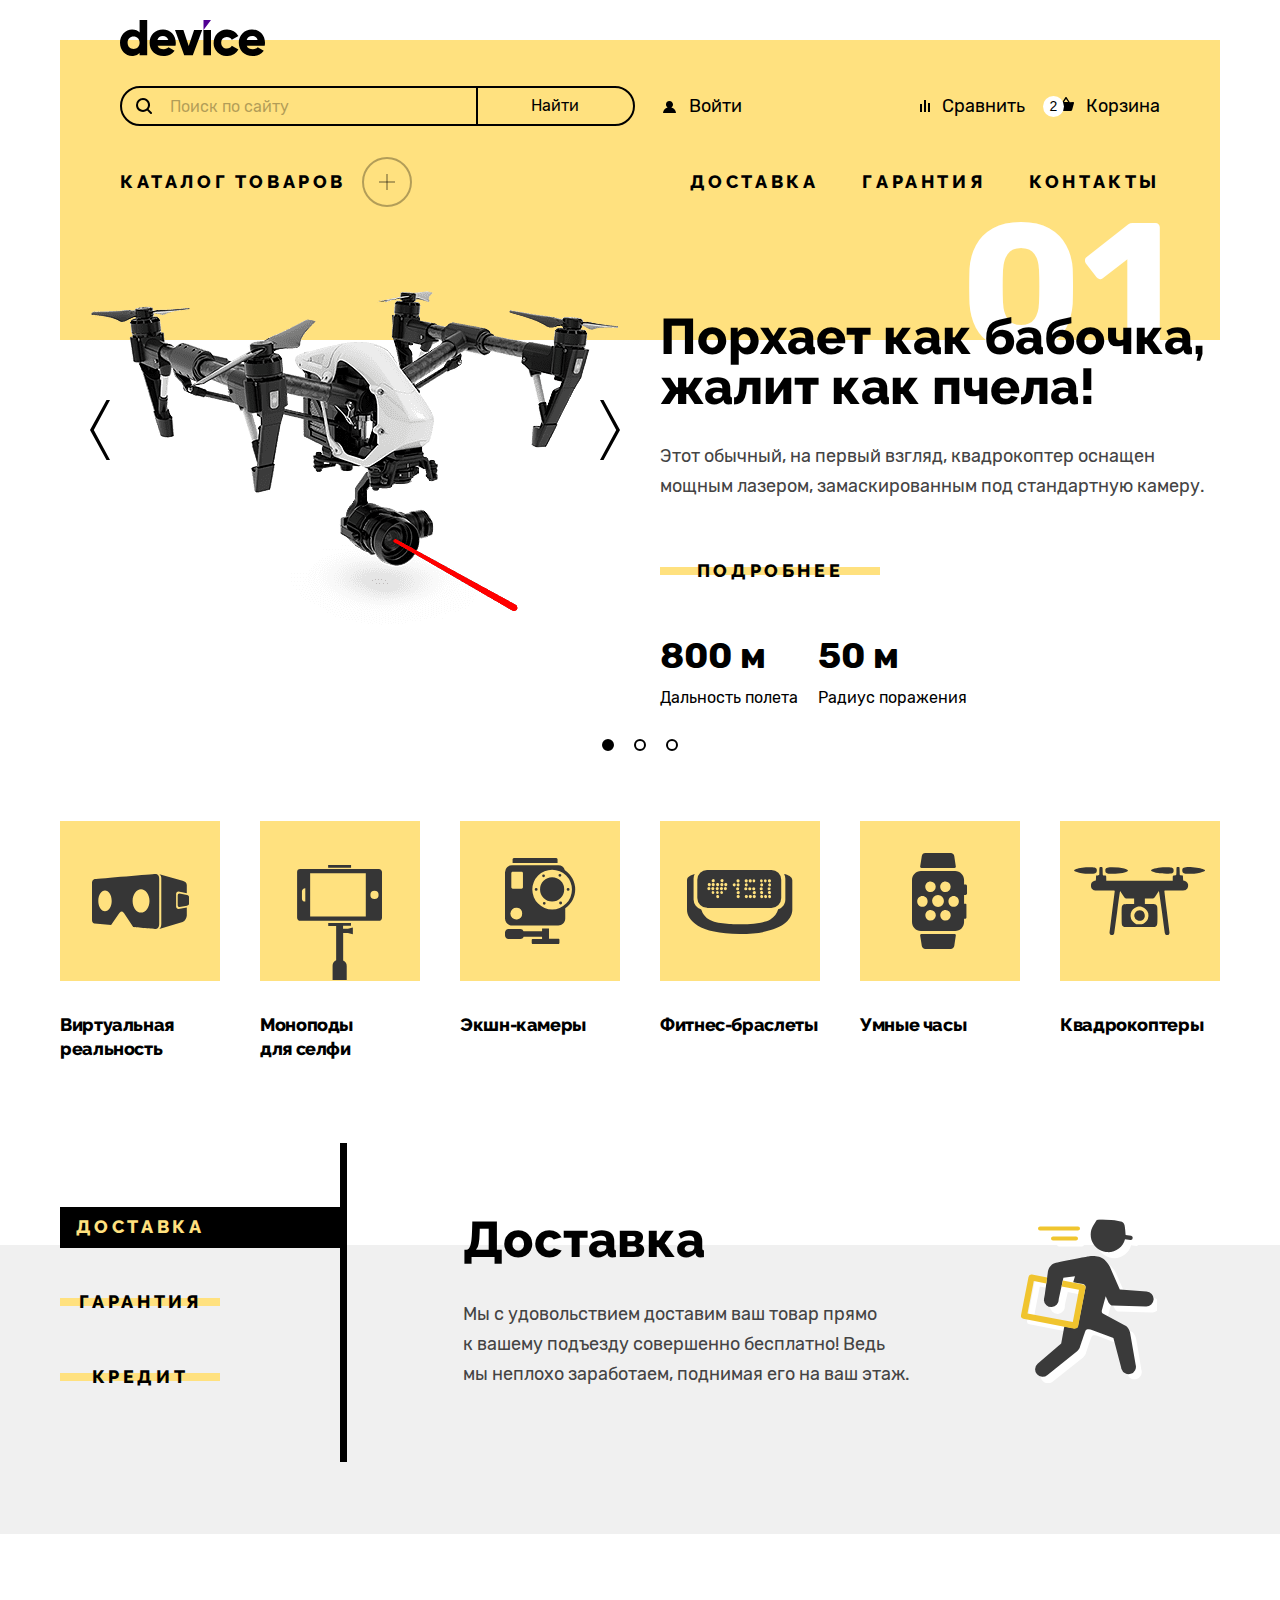
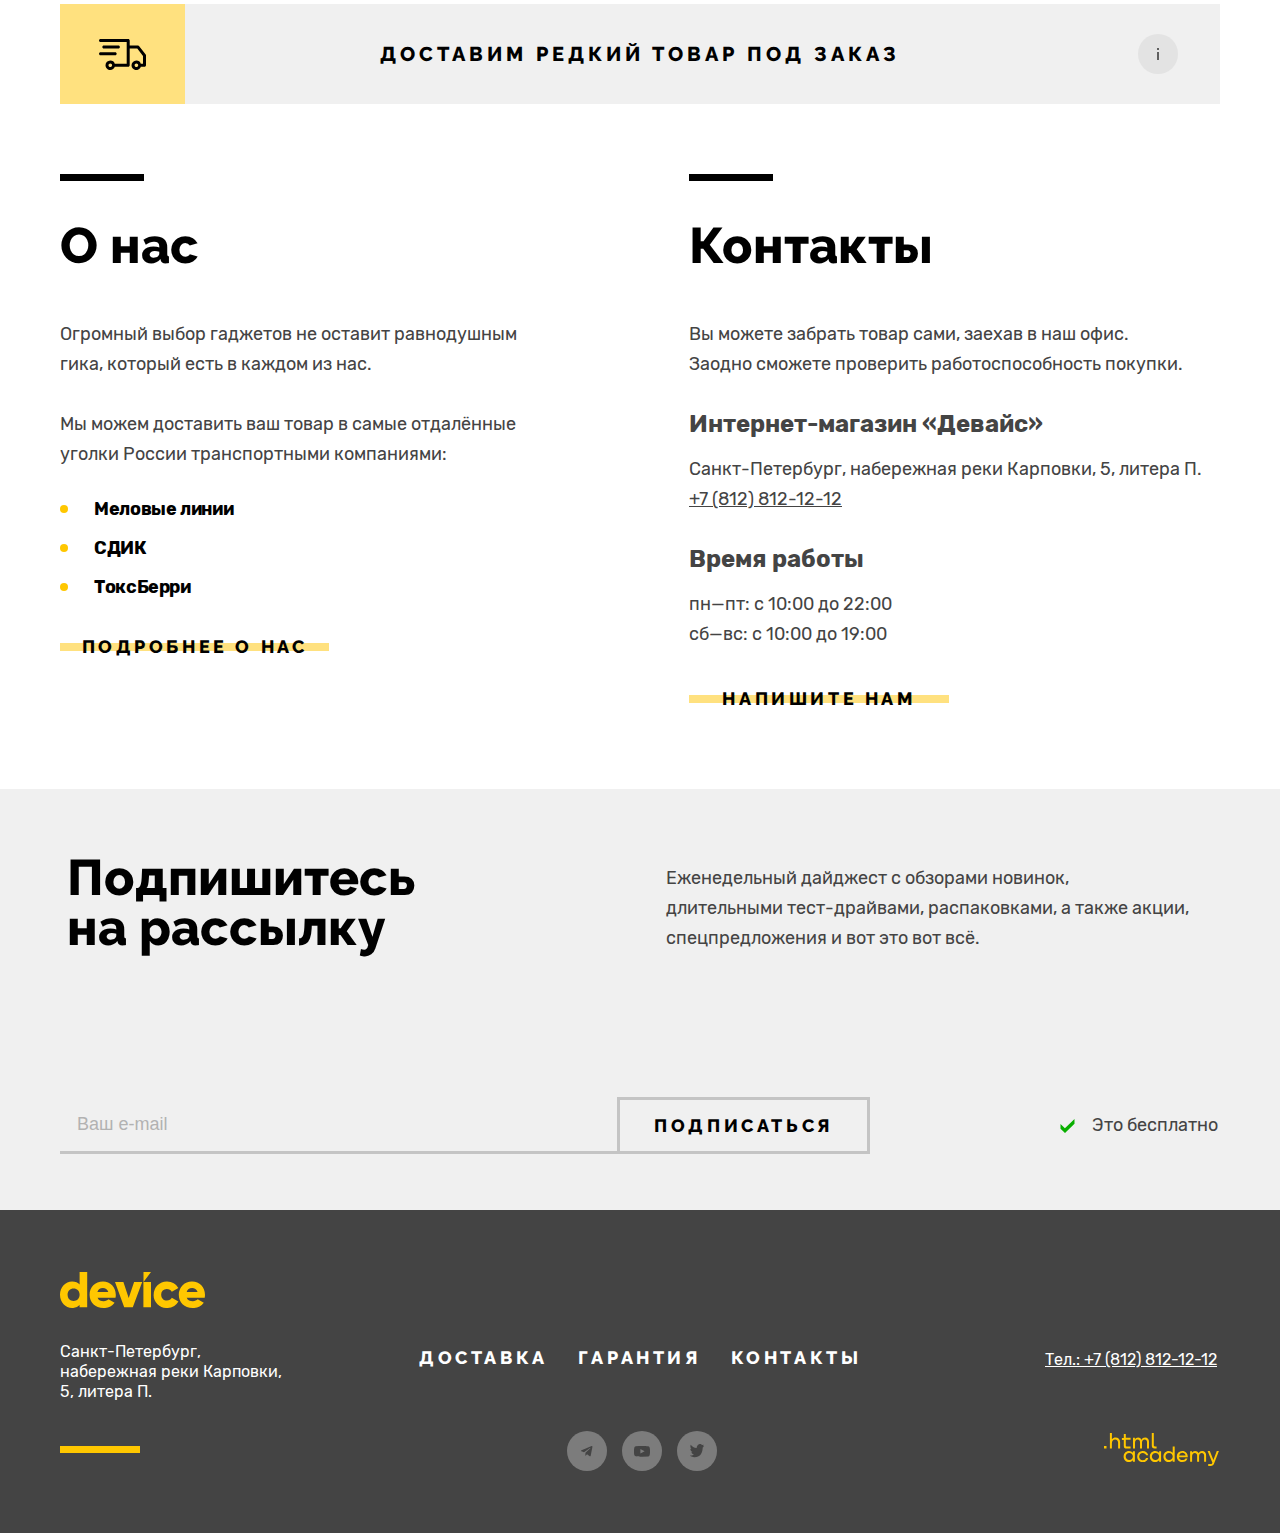
<file: index.html>
<!DOCTYPE html>
<html lang="ru">
<head>
  <meta charset="UTF-8">
  <meta http-equiv="X-UA-Compatible" content="IE=edge">
  <meta name="viewport" content="width=device-width, initial-scale=1.0">
  <link rel="stylesheet" href="./styles/style.css">
  <link rel="icon" href="./favicon.ico" type="image/x-icon">
  <title>device</title>
</head>
<body>
  <header class="header">
    <nav class="header__navigation">
      <div class="header__logo logo">
        <a class="logo__link" href="index.html">
          <svg class="logo__image" width="145" height="36" viewBox="0 0 145 36" fill="#000" xmlns="http://www.w3.org/2000/svg">
            <path d="M27.2 0v35.3h-7.6v-2.4a9.5 9.5 0 01-7.5 3.1C5.5 36 0 30.2 0 22.7 0 15.2 5.5 9.4 12.1 9.4c3.4 0 6 1.2 7.5 3.1V0h7.6zm-7.6 22.7c0-3.8-2.5-6.2-6-6.2s-6 2.4-6 6.2c0 3.8 2.5 6.2 6 6.2 3.5-.1 6-2.4 6-6.2zM43.7 29.2c2.1 0 3.8-.8 4.8-1.9l6.1 3.5a13 13 0 01-11 5.2c-8.6 0-14-5.8-14-13.3C29.6 15.2 35 9.4 43 9.4c7.4 0 12.8 5.7 12.8 13.3 0 1.1 0 2.1-.3 3H37.6c1 2.6 3.3 3.5 6.1 3.5zm4.6-9.1c-.8-2.9-3-4-5.4-4-2.9 0-4.8 1.4-5.5 4h11zM82.2 10.1l-9.4 25.2h-8.6L55 10.1h8.4l5.3 16 5.4-16h8.2zM83.5 10.1H91v25.2h-7.6V10.1zM93.7 22.7A13 13 0 01107 9.4a13 13 0 0111.4 6.5l-6.6 3.8c-1-1.8-2.7-2.8-5-2.8a5.5 5.5 0 00-5.6 5.8c0 3.5 2.4 5.8 5.7 5.8 2.2 0 4-1.1 4.9-2.8l6.6 3.8A12.8 12.8 0 01107 36a13 13 0 01-13.4-13.3zM132.9 29.2c2 0 3.8-.8 4.8-1.9l6.1 3.5a13 13 0 01-11 5.2c-8.6 0-14-5.8-14-13.3a13 13 0 0113.4-13.3c7.4 0 12.8 5.7 12.8 13.3 0 1.1-.1 2.1-.3 3h-18c1 2.6 3.4 3.5 6.2 3.5zm4.7-9.1c-.8-2.9-3.1-4-5.4-4-3 0-4.8 1.4-5.5 4h10.9z" />
            <path d="M83.5 0v10.1L91 0h-7.6z" fill="#510094"/>
          </svg>
          <span class="visually-hidden">Логотип Device.</span>
        </a>
      </div>
      <div class="header__menu menu">
        <form class="menu__form" action="https://echo.htmlacademy.ru/" method="get">
          <div class="menu__form-search-wrapper">
            <input class="menu__form-search" type="search" name="site-search" placeholder="Поиск по сайту">
          </div>
          <button class="menu__form-button button button--second" type="submit">Найти</button>
        </form>
        <ul class="menu__user-list">
          <li class="menu__user-list-item">
            <a class="menu__user-list-link menu__user-list-link--login" href="#">Войти</a>
          </li>
          <li class="menu__user-list-item">
            <a class="menu__user-list-link menu__user-list-link--compare" href="#">Сравнить</a>
          </li>
          <li class="menu__user-list-item menu__user-list-item--bascket">
            <a class="menu__user-list-link menu__user-list-link--bascket" href="#">Корзина</a>
            <div class="menu__user-list-number-goods-bascket-wrapper">
              <b class="visually-hidden">Число товаров в корзине.</b>
              <input class="menu__user-list-number-goods-bascket" type="number" name="basket-goods" value="2" disabled>
            </div>
            <div class="menu__user-list-bascket-popover popover">
              <ul class="popover__list-cards">
                <li class="popover__card">
                  <a class="popover__card-link" href="#">
                    <img class="popover__card-link-image" src="./img/index/popover-card-product-amateur-selfie-stick.jpg" alt="Любительская селфи-палка" width="39" height="43">
                    <span class="popover__card-link-image-sign">Любительская селфи-палка</span>
                  </a>
                  <button class="popover__card-button-close" type="button">
                    <span class="visually-hidden">Удалить из корзины.</span>
                  </button>
                </li>
                <li class="popover__card">
                  <a class="popover__card-link" href="#">
                    <img class="popover__card-link-image" src="./img/index/popover-list-card-product-professional-selfie-stick.jpg" alt="Профессиональная
                    селфи-палка" width="39" height="43">
                    <span class="popover__card-link-image-sign">Профессиональная
                      селфи-палка</span>
                  </a>
                  <button class="popover__card-button-close" type="button">
                    <span class="visually-hidden">Удалить из корзины.</span>
                  </button>
                </li>
              </ul>
              <div class="popover__total-amount-directory">
                <span class="popover__total-amount-directory-sign">Товаров:</span>
                <input class="popover__total-amount-directory-number" type="number" name="popover__total-amount-directory" value="2" disabled>
              </div>
              <div class="popover__total-price-directory">
                <b class="popover__total-price-directory-sign">Сумма:</b>
                <div class="popover__wrapper-total-price-directory-number">
                  <input class="popover__total-price-directory-number" type="number" name="popover__total-price-directory" value="2000" disabled>
                </div>
              </div>
              <a class="popover__button button button--fourth" href="#">Открыть корзину</a>
            </div>
          </li>
        </ul>
        <ul class="menu__list">
          <li class="menu__list-item menu__list-item--parent-select">
            <div class="menu__wrapper-link">
              <a class="menu__list-link menu__list-link--select" href="catalog.html">Каталог товаров</a>
              <button class="menu__list-item-parent-select-button" type="button" tabindex="-1">
                <span class="visually-hidden">Открыть - закрыть список.</span>
              </button>
            </div>
            <ul class="menu__select-list">
              <li class="menu__select-list-item">
                <ul class="menu__select-sub-list">
                  <li class="menu__select-sub-list-item">
                    <a class="menu__select-list-link" href="#">Виртуальная реальность</a>
                  </li>
                  <li class="menu__select-sub-list-item">
                    <a class="menu__select-list-link" href="catalog.html">Моноподы для cелфи</a>
                  </li>
                  <li class="menu__select-sub-list-item">
                    <a class="menu__select-list-link" href="#">Экшн-камеры</a>
                  </li>
                </ul>
              </li>
              <li class="menu__select-list-item">
                <ul class="menu__select-sub-list">
                  <li class="menu__select-sub-list-item">
                    <a class="menu__select-list-link" href="#">Фитнес-браслеты</a>
                  </li>
                  <li class="menu__select-sub-list-item">
                    <a class="menu__select-list-link" href="#">Умные часы</a>
                  </li>
                </ul>
              </li>
              <li class="menu__select-list-item">
                <ul class="menu__select-sub-list">
                  <li class="menu__select-sub-list-item">
                    <a class="menu__select-list-link" href="#">Квадрокоптеры</a>
                  </li>
                </ul>
              </li>
            </ul>
          </li>
          <li class="menu__list-item">
            <a class="menu__list-link" href="#">Доставка</a>
          </li>
          <li class="menu__list-item">
            <a class="menu__list-link" href="#">Гарантия</a>
          </li>
          <li class="menu__list-item">
            <a class="menu__list-link" href="#">Контакты</a>
          </li>
        </ul>
      </div>
    </nav>
  </header>
  <main class="site-index stick-footer">
    <h1 class="visually-hidden">Главная страница.</h1>
    <section class="site-index__suggestions suggestions">
      <h2 class="visually-hidden">Предложения.</h2>
      <div class="suggestions__slider slider">
        <ul class="slider__list">
          <li class="slider__item slider__item--active">
            <div class="slider__number-slide-wrapper">
              <span class="slider__number-slide">01</span>
            </div>
            <div class="slider__image-wrapper">
              <img class="slider__image" src="img/index/slider-copter.png" width="560" height="462" alt="квадрокоптер.">
            </div>
            <h3 class="slider__title">Порхает как бабочка, жалит как пчела!</h3>
            <p class="slider__description">Этот обычный, на первый взгляд, квадрокоптер оснащен мощным лазером, замаскированным под стандартную камеру.
            </p>
            <a class="slider__link button" href="#">Подробнее</a>
            <div class="slider__characters-wrapper">
              <div class="slider__characters">
                <h4 class="slider__characters-title">800 м</h4>
                <span class="slider__characters-sign">Дальность полета</span>
              </div>
              <div class="slider__characters">
                <h4 class="slider__characters-title">50 м</h4>
                <span class="slider__characters-sign">Радиус поражения</span>
              </div>
            </div>
          </li>
          <li class="slider__item">
            <div class="slider__number-slide-wrapper">
              <span class="slider__number-slide">02</span>
            </div>
            <div class="slider__image-wrapper">
              <img class="slider__image" src="img/index/slider-watch.png" width="560" height="560" alt="фитнес-браслеты.">
            </div>
            <h3 class="slider__title">Худеем правильно!</h3>
            <p class="slider__description">Мотивирующие фитнес-браслеты помогут найти в себе силы не пропускать занятия и соблюдать диету.
            </p>
            <a class="slider__link button" href="#" tabindex="-1">Подробнее</a>
            <div class="slider__characters-wrapper">
              <div class="slider__characters">
                <h4 class="slider__characters-title">48 часов</h4>
                <span class="slider__characters-sign">Без подзарядки</span>
              </div>
            </div>
          </li>
          <li class="slider__item">
            <div class="slider__number-slide-wrapper">
              <span class="slider__number-slide">03</span>
            </div>
            <div class="slider__image-wrapper">
              <img class="slider__image" src="img/index/slider-monopods.png" width="560" height="560" alt="селфи-палки.">
            </div>
            <h3 class="slider__title">Делай селфи, как Бен Стиллер! </h3>
            <p class="slider__description">Самая длинная палка для селфи доступна в нашем магазине. Восемь (Восемь, Карл!) метров длиной и весом всего 5 кг.
            </p>
            <a class="slider__link button" href="#" tabindex="-1">Подробнее</a>
            <div class="slider__characters-wrapper">
              <div class="slider__characters">
                <h4 class="slider__characters-title">8,5 м</h4>
                <span class="slider__characters-sign">Длина палки</span>
              </div>
              <div class="slider__characters">
                <h4 class="slider__characters-title">5 кг</h4>
                <span class="slider__characters-sign">Вес палки</span>
              </div>
              <div class="slider__characters">
                <h4 class="slider__characters-title">Карбон</h4>
                <span class="slider__characters-sign">Материал</span>
              </div>
            </div>
          </li>
        </ul>
        <div class="slider__image-arrow-list">
          <button class="slider__image-arrow slider__image-arrow--left" type="button"><span class="visually-hidden">пролистать влево.</span></button>
          <button class="slider__image-arrow" type="button"><span class="visually-hidden">пролистать вправо.</span></button>
        </div>
        <div class="slider__toggles">
          <button class="slider__toggle slider__toggle--one slider__toggle--current" type="button"><span class="visually-hidden">первый слайд.</span></button>
          <button class="slider__toggle" type="button"><span class="visually-hidden">второй слайд.</span></button>
          <button class="slider__toggle" type="button"><span class="visually-hidden">третий слайд.</span></button>
        </div>
      </div>
    </section>
    <section class="site-index__directory-categories directory-categories">
      <h2 class="visually-hidden">Категории товаров.</h2>
      <ul class="directory-categories__list">
        <li class="directory-categories__item">
          <a class="directory-categories__link" href="#">
            <div class="directory-categories__image-wrapper">
              <img class="directory-categories__image" src="img/index/svg/category-vr.svg" alt="VR очки" width="97" height="55">
            </div>
            <span class="directory-categories__sign">Виртуальная
              реальность</span>
          </a>
        </li>
        <li class="directory-categories__item">
          <a class="directory-categories__link" href="catalog.html">
            <div class="directory-categories__image-wrapper directory-categories__image-wrapper--monopods">
              <img class="directory-categories__image" src="img/index/svg/category-monopod.svg" alt="Моноподы" width="86" height="117">
            </div>
            <span class="directory-categories__sign">Моноподы <br>
              для селфи</span>
          </a>
        </li>
        <li class="directory-categories__item">
          <a class="directory-categories__link" href="#">
            <div class="directory-categories__image-wrapper">
              <img class="directory-categories__image" src="img/index/svg/category-camera.svg" alt="Камеры" width="71" height="87"></div>
            <span class="directory-categories__sign">Экшн-камеры</span>
          </a>
        </li>
        <li class="directory-categories__item">
          <a class="directory-categories__link" href="#">
            <div class="directory-categories__image-wrapper">
              <img class="directory-categories__image" src="img/index/svg/category-bracelet.svg" alt="Фитнес-браслеты" width="107" height="65">
            </div>
            <span class="directory-categories__sign">Фитнес-браслеты</span>
          </a>
        </li>
        <li class="directory-categories__item">
          <a class="directory-categories__link" href="#">
            <div class="directory-categories__image-wrapper">
              <img class="directory-categories__image" src="img/index/svg/category-watch.svg" alt="Умные часы" width="56" height="98">
            </div>
            <span class="directory-categories__sign">Умные часы</span>
          </a>
        </li>
        <li class="directory-categories__item">
          <a class="directory-categories__link" href="#">
            <div class="directory-categories__image-wrapper">
              <img class="directory-categories__image" src="img/index/svg/category-copter.svg" alt="Квадрокоптеры" width="132" height="69">
            </div>
            <span class="directory-categories__sign">Квадрокоптеры</span>
          </a>
        </li>
      </ul>
    </section>
    <section class="site-index__services services">
      <h2 class="visually-hidden">Сервисы.</h2>
      <div class="services__slider slider-services">
        <ul class="slider-services__buttons">
          <li class="slider-services__buttons-item">
            <button class="slider-services__button slider-services__button--current button">Доставка</button>
          </li>
          <li class="slider-services__buttons-item">
            <button class="slider-services__button button">Гарантия</button>
          </li>
          <li class="slider-services__buttons-item">
            <button class="slider-services__button button">Кредит</button>
          </li>
        </ul>
        <ul class="slider-services__list">
          <li class="slider-services__item slider-services__item--delivery slider-services__item--active">
            <h3 class="slider-services__title">Доставка</h3>
            <p class="slider-services__description">Мы с удовольствием доставим ваш товар прямо <br>
                к вашему подъезду совершенно бесплатно! Ведь <br>
                мы неплохо заработаем, поднимая его на ваш этаж.
            </p>
          </li>
          <li class="slider-services__item slider-services__item--guarantee">
            <h3 class="slider-services__title">Гарантия</h3>
            <p class="slider-services__description">Если из-за возгорания купленного у нас товара у вас
                сгорит дом — не переживайте, мы выдадим вам новый.
                Товар, не дом, конечно же.
            </p>
          </li>
          <li class="slider-services__item slider-services__item--credit">
            <h3 class="slider-services__title">Кредит</h3>
            <p class="slider-services__description">Залезть в долговую яму стало проще! Кредитные консультанты подберут
                для вас наиболее выгодные условия кредита. Выгодные для банка, разумеется.
            </p>
          </li>
        </ul>
      </div>
    </section>
    <section class="site-index__delivery delivery">
      <h2 class="visually-hidden">Доставка.</h2>
        <button class="delivery__button" type="button">
          Доставим редкий товар под заказ
          <span class="delivery__tooltip tooltip">
            <span class="tooltip-description">"Какой-то текст"</span>
          </span>
        </button>
    </section>
    <section class="site-index__contacts contacts">
      <h2 class="visually-hidden">Контакты.</h2>
      <ul class="contacts__list">
        <li class="contacts__item">
          <h3 class="contacts__item-title">О нас</h3>
          <p class="contacts__description">Огромный выбор гаджетов не оставит равнодушным гика, который есть в каждом из нас.</p>
          <p class="contacts__description-delivery"> Мы можем доставить ваш товар в самые отдалённые уголки России транспортными компаниями: </p>
          <ul class="contacts__list-delivery">
            <li class="contacts__item-delivery">
              <b>Меловые линии</b>
            </li>
            <li class="contacts__item-delivery">
              <b>СДИК</b>
            </li>
            <li class="contacts__item-delivery">
              <b>ТоксБерри</b>
            </li>
          </ul>
          <a class="contacts__button button" href="#">Подробнее о нас</a>
        </li>
        <li class="contacts__item">
          <h3 class="contacts__item-title">Контакты</h3>
          <p class="contacts__description"> Вы можете забрать товар сами, заехав в наш офис. Заодно сможете проверить работоспособность покупки.  </p>
          <div class="contacts__addres">
            <h4 class="contacts__address-title">Интернет-магазин «Девайс»</h4>
            <p class="contacts__address-description"> Санкт-Петербург, набережная реки Карповки, 5, литера П. </p>
            <a class="contacts__addres-phone" href="tel:+78128121212">+7 (812) 812-12-12</a>
          </div>
          <div class="contacts__time-work">
            <h4 class="contacts__time-work-title">Время работы</h4>
            <span class="contacts__time-work-sign">пн—пт: с 10:00 до 22:00</span>
            <span class="contacts__time-work-sign">сб—вс: с 10:00 до 19:00</span>
          </div>
          <a class="contacts__button button" href="#">Напишите нам</a>
        </li>
      </ul>
    </section>
    <section class="site-index__newsletter newsletter">
      <div class="newsletter__container">
        <h2 class="newsletter__title">Подпишитесь на рассылку</h2>
        <p class="newsletter__description">Еженедельный дайджест с обзорами новинок, <br> длительными тест-драйвами, распаковками, а также акции, спецпредложения и вот это вот всё.</p>
        <form class="newsletter__form" action="https://echo.htmlacademy.ru/" method="post">
          <input class="newsletter__form-mail input--mail" type="email" name="newsletter-mail" placeholder="Ваш e-mail">
          <span class="input-sign input-sign--invalid">Забавный у вас адрес</span>
          <button class="newsletter__form-button button button--second" type="submit">Подписаться</button>
        </form>
        <span class="newsletter__sign">Это бесплатно</span>
      </div>
    </section>
  </main>
  <footer class="footer">
    <div class="footer__container">
      <section class="footer__logo logo">
        <h2 class="visually-hidden">Логотип сайта Device.</h2>
        <a class="logo__link" href="index.html">
          <svg class="logo__image" width="145" height="36" viewBox="0 0 145 36" fill="#ffc700" xmlns="http://www.w3.org/2000/svg">
            <path d="M27.2 0v35.3h-7.6v-2.4a9.5 9.5 0 01-7.5 3.1C5.5 36 0 30.2 0 22.7 0 15.2 5.5 9.4 12.1 9.4c3.4 0 6 1.2 7.5 3.1V0h7.6zm-7.6 22.7c0-3.8-2.5-6.2-6-6.2s-6 2.4-6 6.2c0 3.8 2.5 6.2 6 6.2 3.5-.1 6-2.4 6-6.2zM43.7 29.2c2.1 0 3.8-.8 4.8-1.9l6.1 3.5a13 13 0 01-11 5.2c-8.6 0-14-5.8-14-13.3C29.6 15.2 35 9.4 43 9.4c7.4 0 12.8 5.7 12.8 13.3 0 1.1 0 2.1-.3 3H37.6c1 2.6 3.3 3.5 6.1 3.5zm4.6-9.1c-.8-2.9-3-4-5.4-4-2.9 0-4.8 1.4-5.5 4h11zM82.2 10.1l-9.4 25.2h-8.6L55 10.1h8.4l5.3 16 5.4-16h8.2zM83.5 10.1H91v25.2h-7.6V10.1zM93.7 22.7A13 13 0 01107 9.4a13 13 0 0111.4 6.5l-6.6 3.8c-1-1.8-2.7-2.8-5-2.8a5.5 5.5 0 00-5.6 5.8c0 3.5 2.4 5.8 5.7 5.8 2.2 0 4-1.1 4.9-2.8l6.6 3.8A12.8 12.8 0 01107 36a13 13 0 01-13.4-13.3zM132.9 29.2c2 0 3.8-.8 4.8-1.9l6.1 3.5a13 13 0 01-11 5.2c-8.6 0-14-5.8-14-13.3a13 13 0 0113.4-13.3c7.4 0 12.8 5.7 12.8 13.3 0 1.1-.1 2.1-.3 3h-18c1 2.6 3.4 3.5 6.2 3.5zm4.7-9.1c-.8-2.9-3.1-4-5.4-4-3 0-4.8 1.4-5.5 4h10.9z" />
            <path d="M83.5 0v10.1L91 0h-7.6z" fill="#ffc700"/>
          </svg>
        </a>
      </section>
      <section class="footer__addres addres-footer">
        <h2 class="visually-hidden">Адрес Device.</h2>
        <p class="addres-footer__text">Санкт-Петербург, набережная
          реки Карповки, 5, литера П.</p>
      </section>
      <div class="footer__container-united">
        <section class="footer__menu menu-footer">
          <h2 class="visually-hidden">Сервисы.</h2>
          <ul class="menu-footer__list">
            <li class="menu-footer__item">
              <a class="menu-footer__link" href="#">Доставка</a>
            </li>
            <li class="menu-footer__item">
              <a class="menu-footer__link" href="#">Гарантия</a>
            </li>
            <li class="menu-footer__item">
              <a class="menu-footer__link" href="#">Контакты</a>
            </li>
          </ul>
        </section>
        <section class="footer__social social">
          <h2 class="visually-hidden">Социальные сети.</h2>
          <ul class="social__list">
            <li class="social__item">
              <a class="social__link" href="https://t.me/htmlacademy" target="_blank">
                <img class="social__icon" src="img/index/svg/telegram-icon.svg" alt="Telegram." width="13" height="11">
              </a>
            </li>
            <li class="social__item">
              <a class="social__link" href="https://www.youtube.com/user/htmlacademyru" target="_blank">
                <img class="social__icon" src="img/index/svg/youtube-icon.svg" alt="YouTube." width="16" height="11">
              </a>
            </li>
            <li class="social__item">
              <a class="social__link" href="https://twitter.com/htmlacademy_ru" target="_blank">
                <img class="social__icon" src="img/index/svg/twitter-icon.svg" alt="Twitter." width="15" height="14">
              </a>
            </li>
          </ul>
        </section>
      </div>
      <div class="footer__container-united">
        <section class="footer__phone phone-footer">
          <h2 class="visually-hidden">Телефон магазина Device.</h2>
          <a class="phone-footer__link" href="tel:+78128121212">Тел.: +7 (812) 812-12-12</a>
        </section>
        <section class="footer__copyright copyright">
          <h2 class="visually-hidden">Компания-разработчик.</h2>
          <a class="copyright__link" href="https://htmlacademy.ru/" target="_blank">
            <span class="visually-hidden">Логотип компании разработчика - htmlacademy.</span>
            <svg class="copyright__logo" width="115" height="33" viewBox="0 0 115 33" xmlns="http://www.w3.org/2000/svg">
              <path d="M0 12.9v2.6h2.5v-2.6H0zM11.6 4.5c-1.6 0-2.8.7-3.6 1.7h-.1V0h-2v15.5h2v-5.3c0-2.1 1.3-3.6 3.3-3.6 1.8 0 2.9 1.4 2.9 3.2v5.7h2V9.4c.1-3-1.8-4.9-4.5-4.9zM26.6 4.8h-4.8V1.1h-2v3.8h-1.9v2h1.9v6c0 1.7 1 2.7 2.7 2.7h4.1v-2h-3.7c-.7 0-1.1-.4-1.1-1.1V6.8h4.8v-2zM41.1 4.6c-1.6 0-2.9.8-3.5 2.1h-.1a3.7 3.7 0 00-3.4-2.1c-1.4 0-2.5.8-3.1 1.8h-.1V4.8H29v10.6h2V10c0-2 1-3.5 2.6-3.5 1.5 0 2.4 1 2.4 2.6v6.3h2V9.8c0-2.4 1.4-3.3 2.6-3.3 1.5 0 2.4 1 2.4 2.6v6.3h2V8.9c.1-2.5-1.4-4.3-3.9-4.3zM47.8 12.7c0 1.7 1 2.7 2.8 2.7h2v-2h-1.7c-.7 0-1.1-.4-1.1-1.1V0h-2v12.7zM28.9 19.7a4.9 4.9 0 00-3.9-1.8c-3.1 0-5.4 2.3-5.4 5.6s2.3 5.6 5.4 5.6c1.8 0 3-.8 3.8-1.9h.1v1.6h2V18.2h-2v1.5zm-3.6 7.4a3.5 3.5 0 01-3.6-3.6c0-2 1.4-3.6 3.6-3.6s3.6 1.6 3.6 3.6c0 1.9-1.4 3.6-3.6 3.6zM44.2 22c-.5-2.4-2.6-4.1-5.4-4.1a5.4 5.4 0 00-5.6 5.6c0 3.1 2.2 5.6 5.6 5.6 2.8 0 4.9-1.8 5.4-4.2h-2.1a3.4 3.4 0 01-3.3 2.3 3.5 3.5 0 01-3.6-3.6c0-2 1.4-3.6 3.6-3.6 1.6 0 2.8 1 3.3 2.2h2.1V22zM55.1 19.7a4.9 4.9 0 00-3.9-1.8c-3.1 0-5.4 2.3-5.4 5.6s2.3 5.6 5.4 5.6c1.8 0 3-.8 3.8-1.9h.1v1.6h2V18.2h-2v1.5zm-3.6 7.4a3.5 3.5 0 01-3.6-3.6c0-2 1.4-3.6 3.6-3.6s3.6 1.6 3.6 3.6c0 1.9-1.5 3.6-3.6 3.6zM68.7 19.8a5 5 0 00-3.9-1.9c-3.1 0-5.4 2.3-5.4 5.6s2.2 5.6 5.4 5.6c1.7 0 3-.8 3.8-1.8h.1v1.5h2V13.4h-2v6.4zm-3.6 7.3a3.5 3.5 0 01-3.6-3.6c0-2 1.4-3.6 3.6-3.6s3.6 1.6 3.6 3.6c-.1 2-1.5 3.6-3.6 3.6zM78.3 17.9a5.4 5.4 0 00-5.5 5.6c0 3 2.1 5.6 5.5 5.6 2.5 0 4.5-1.3 5.2-3.6h-2.1c-.5 1-1.6 1.6-3 1.6-1.9 0-3.3-1.3-3.4-2.9h8.8c.2-3.6-2-6.3-5.5-6.3zm0 1.9c1.7 0 3 1 3.3 2.6h-6.5a3.2 3.2 0 013.2-2.6zM98.2 17.9a4 4 0 00-3.6 2h-.1c-.6-1.2-1.8-2-3.4-2-1.4 0-2.5.7-3.1 1.8v-1.5h-1.9v10.6h2v-5.4c0-2 1-3.4 2.6-3.5 1.5 0 2.4 1 2.4 2.6v6.3h2v-5.6c0-2.4 1.4-3.3 2.6-3.3 1.5 0 2.4 1 2.4 2.6v6.3h2v-6.5c.1-2.6-1.4-4.4-3.9-4.4zM109.4 27l-3.6-8.9h-2.2l4.8 11.6c-.3.9-.7 1.2-1.7 1.2h-2.5v2h2.5c1.8 0 2.8-.8 3.5-2.6l4.7-12.2h-2.1l-3.4 8.9z"/>
            </svg>
          </a>
        </section>
      </div>
    </div>
  </footer>
  <div class="modal-window-delivery">
    <div class="modal__container-content">
      <h2 class="modal-window-delivery__title">Доставка под заказ</h2>
      <button class="modal-window-delivery__button" type="button">
        <span class="visually-hidden">Закрыть модальное окно доставки.</span>
      </button>
      <form class="modal-window-delivery__form" action="https://echo.htmlacademy.ru/" method="post">
        <label class="modal-window-delivery__form-lable">
          <span class="modal-window-delivery__form-lable-sign">Ваше имя:</span>
          <span class="modal-window-delivery__wrapper-form-input input-wrapper-united input-wrapper-united--name">
            <input class="modal-window-delivery__form-name input--name" type="text" name="modal-delivery-name" placeholder="Введите имя">
            <span class="input-sign">Добавьте имя</span>
            <span class="input-sign input-sign--invalid">Введите другое имя!</span>
          </span>
        </label>
        <label class="modal-window-delivery__form-lable">
          <span class="modal-window-delivery__form-lable-sign">Ваш e-mail:</span>
          <span class="modal-window-delivery__wrapper-form-input input-wrapper-united input-wrapper-united--mail">
            <input class="modal-window-delivery__form-mail input--mail input--mail-second" type="email" name="modal-delivery-mail" placeholder="Ваш e-mail" value="почта">
            <span class="input-sign input-sign--invalid">Забавный у вас адрес</span>
          </span>
        </label>
        <label class="modal-window-delivery__form-lable modal-window-delivery__form-lable--description">
          <span class="modal-window-delivery__form-lable-sign">Что нужно привезти:</span>
          <textarea class="modal-window-delivery__form-description input--name" name="modal-delivery-description-directory"></textarea>
        </label>
        <div class="modal-window-delivery__form-amount">
          <label class="modal-window-delivery__form-lable modal-window-delivery__form-lable--number" for="modal-window-delivery__form-amount-input">
            <span class="modal-window-delivery__form-lable-sign">Количество:</span>
            <span class="modal-window-delivery__tooltip tooltip tooltip--second">
              <span class="tooltip-description">Постараемся найти, сколько нужно. Привезём сколько получится по требованиям
                к провозу багажа.</span>
            </span>
          </label>
          <div class="modal-window-delivery__form-amount-input-wrapper">
            <button class="modal-window-delivery__form-amount-button modal-window-delivery__form-amount-button--minus" type="button">
              <span class="visually-hidden">Уменьшить число товара.</span>
            </button>
            <button class="modal-window-delivery__form-amount-button" type="button">
              <span class="visually-hidden">Увеличить число товара.</span>
            </button>
            <input class="modal-window-delivery__form-amount-input" id="modal-window-delivery__form-amount-input" type="number" name="modal-delivery-amount" value="1">
            <span class="input-sign input-sign--invalid">Укажите число</span>
          </div>
        </div>
        <button class="modal-window-delivery__form-button-submit button" type="submit">Отправить</button>
      </form>
    </div>
  </div>
</body>
</html>
</file>
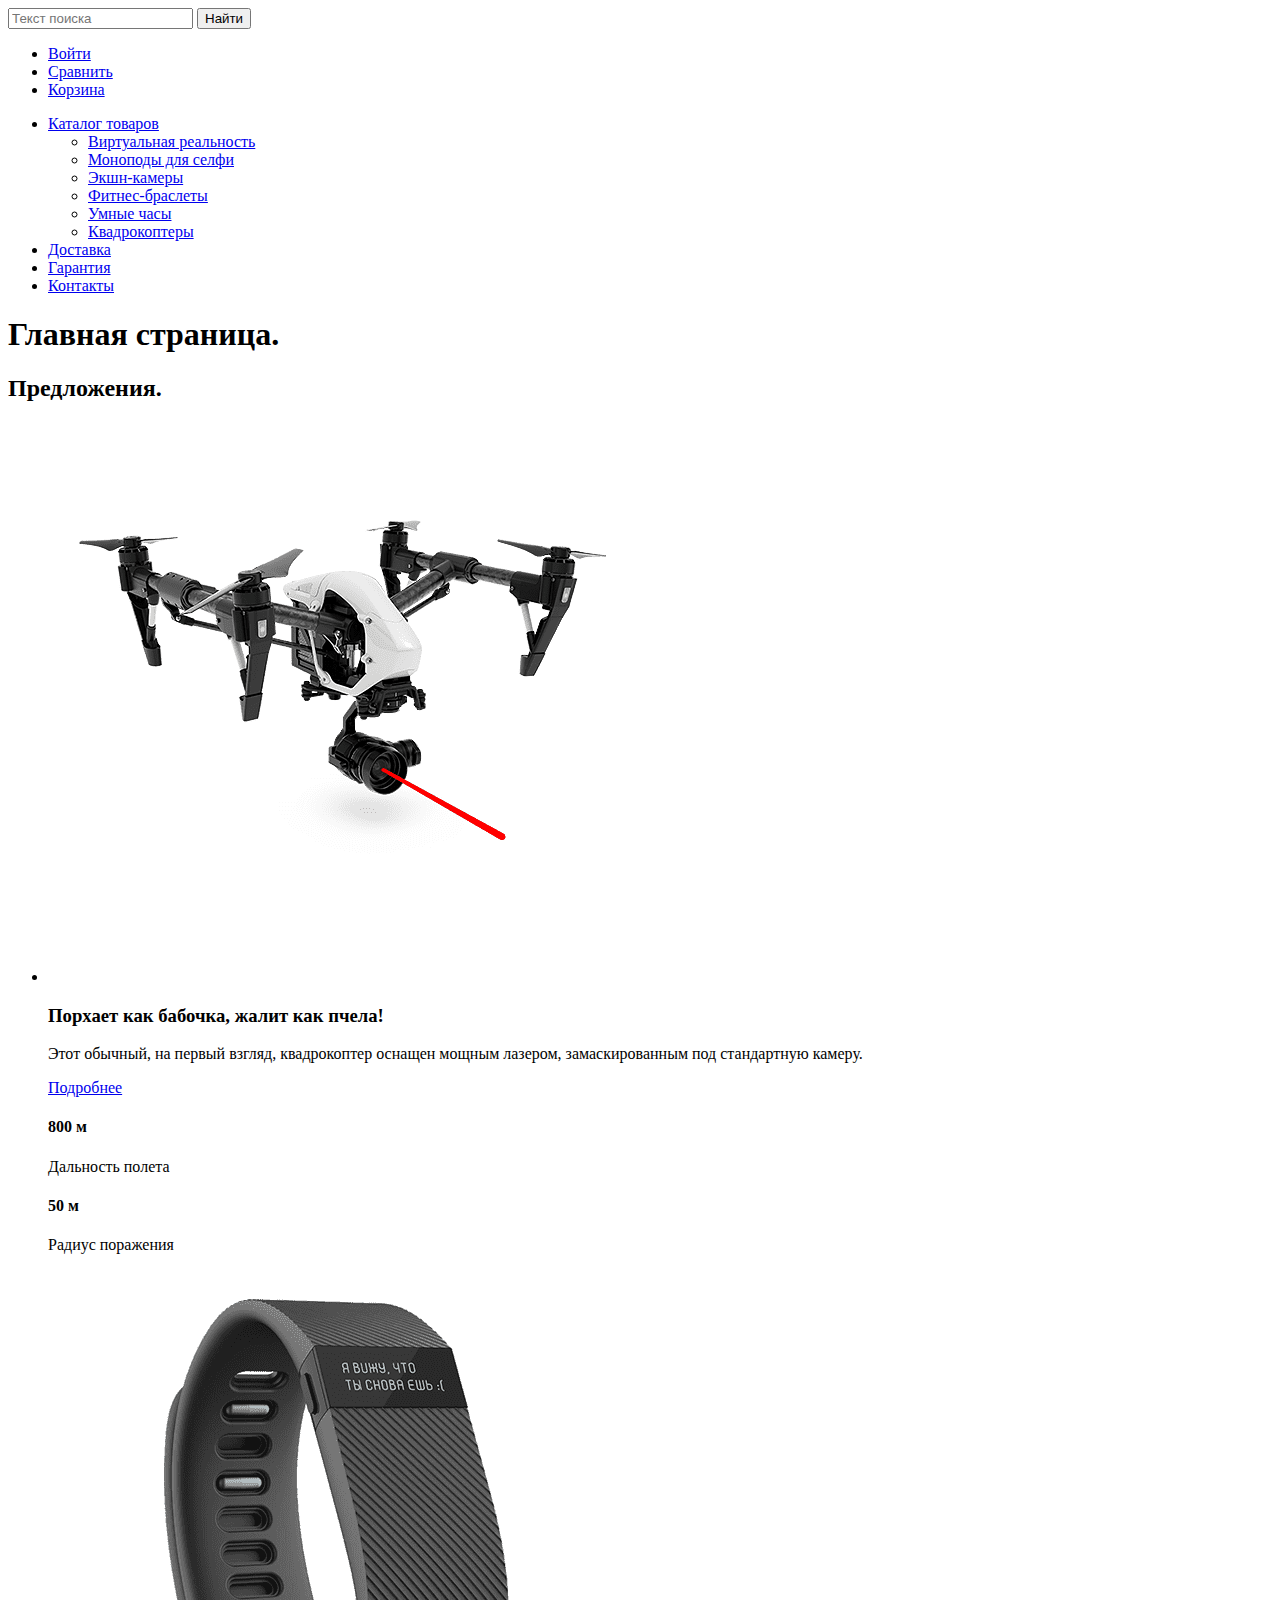
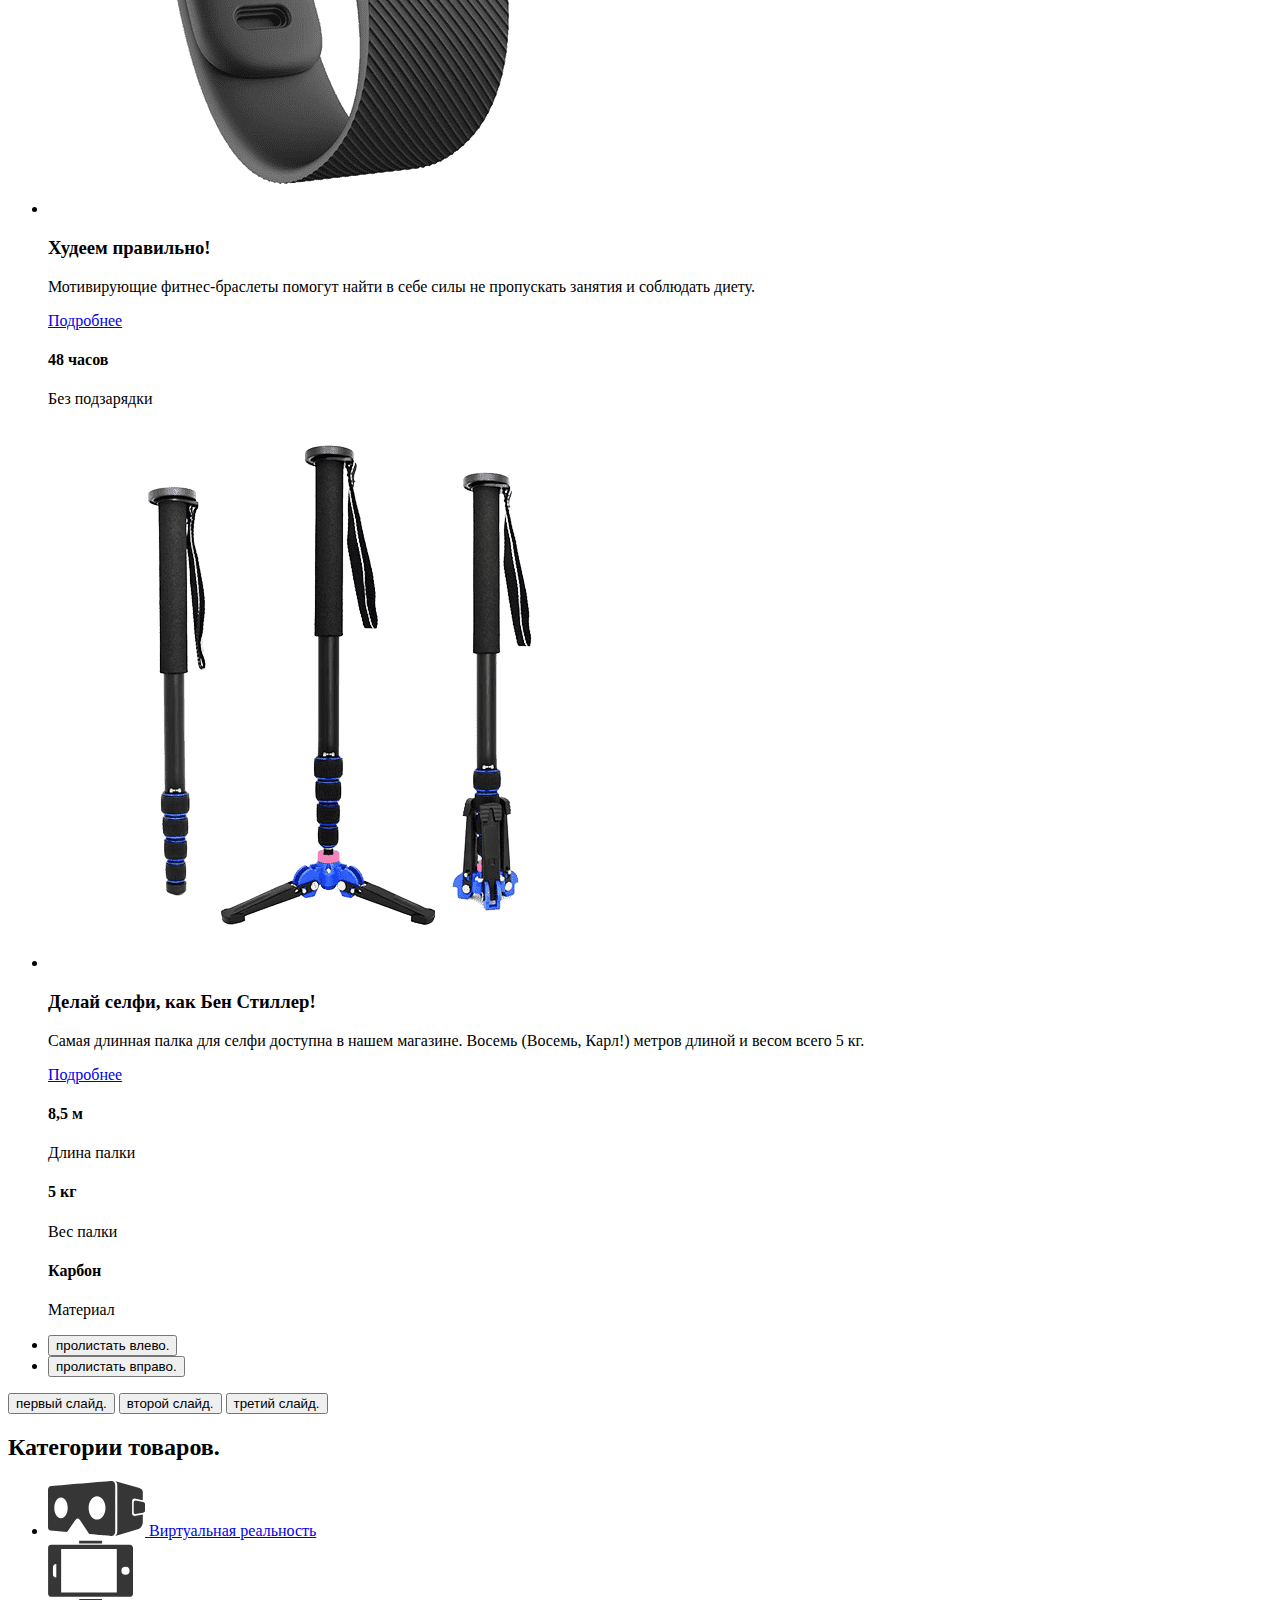
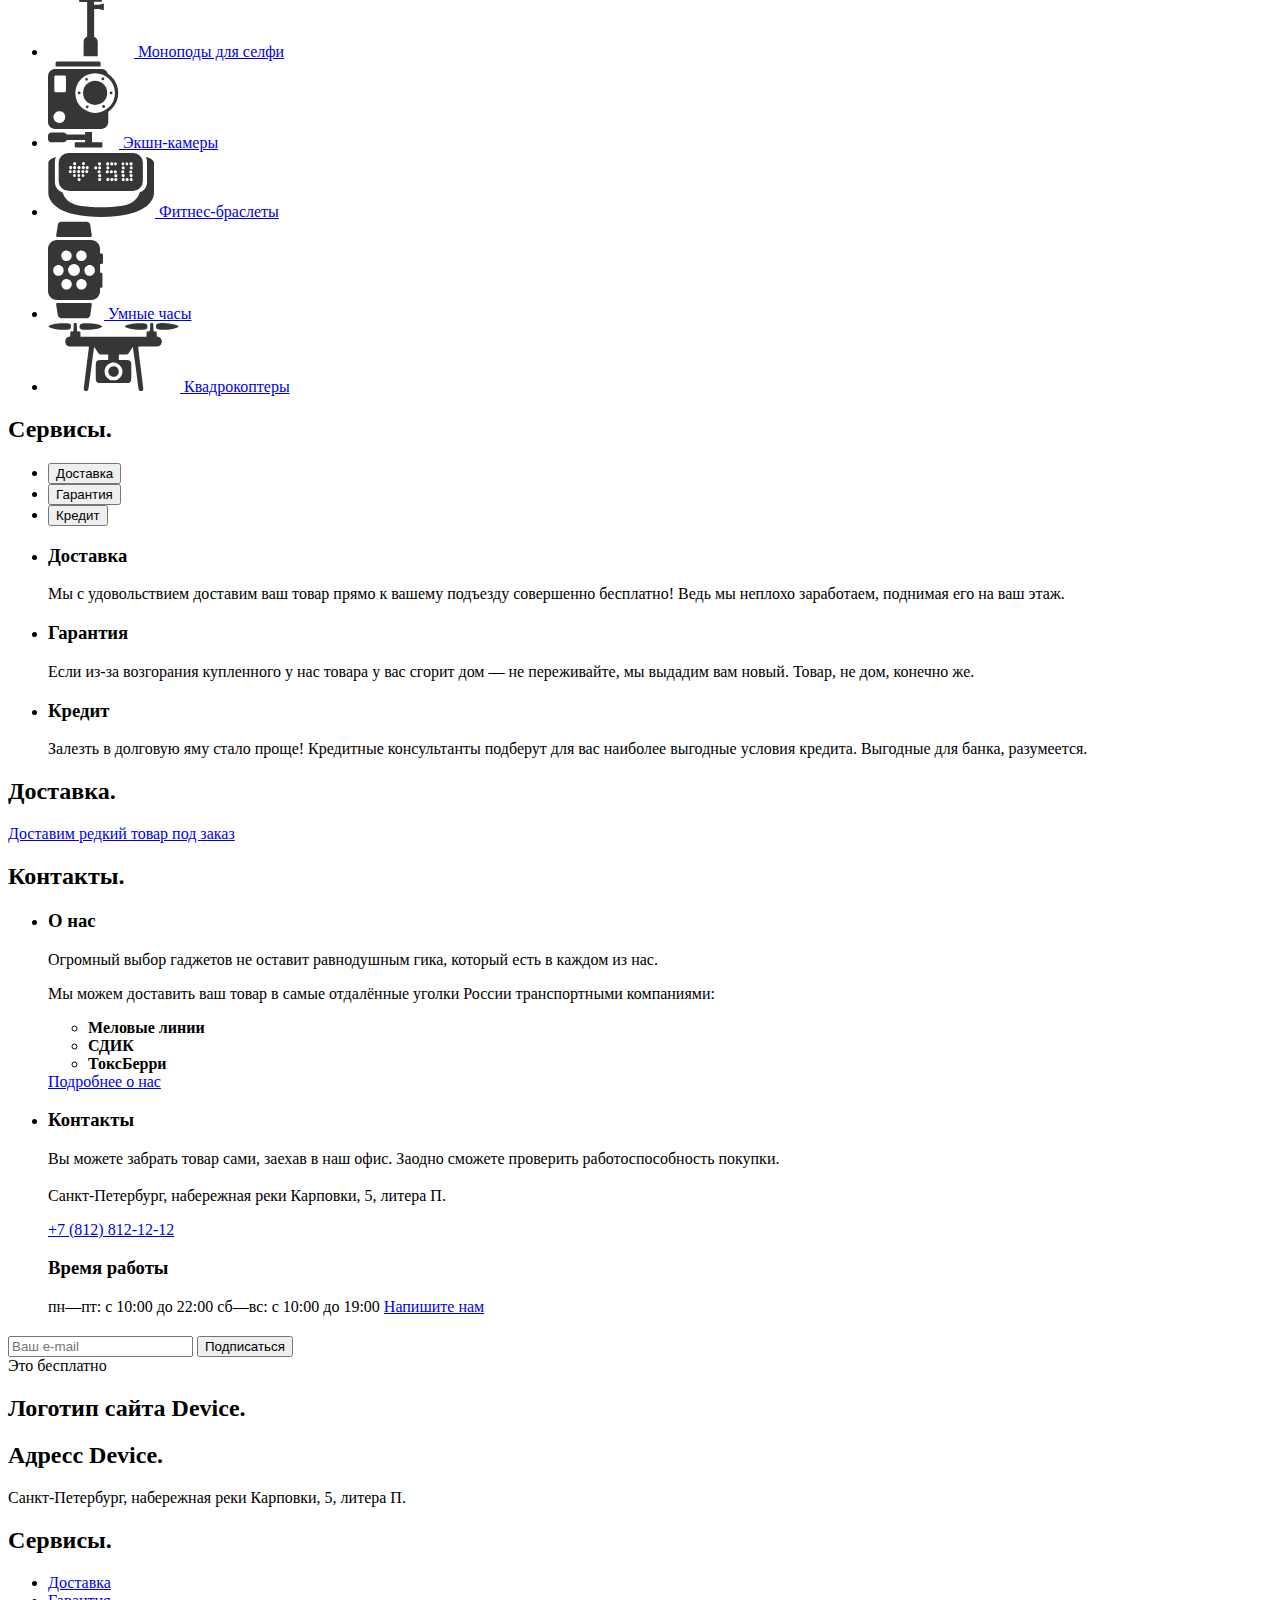
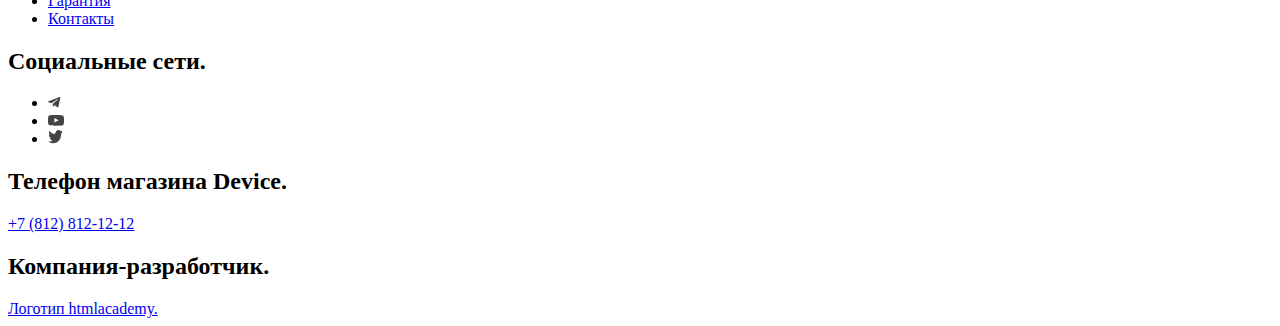
<file: 3/index.html>
<!DOCTYPE html>
<html lang="ru">
<head>
  <meta charset="UTF-8">
  <meta http-equiv="X-UA-Compatible" content="IE=edge">
  <meta name="viewport" content="width=device-width, initial-scale=1.0">
  <title>device</title>
  <base href="https://htmlacademy-htmlcss.github.io/1554631-device-35/3/">
</head>
<body>
  <header class="header">
    <nav class="header__navigation">
      <div class="header__logo logo">
        <a class="logo__link" href="index.html">
        </a>
      </div>
      <div class="header__menu menu">
        <form class="menu__form" action="https://echo.htmlacademy.ru/" method="get">
          <input class="menu__form-search" type="search" name="site-search" placeholder="Текст поиска">
          <button class="menu__form-button button button--second" type="submit">Найти</button>
        </form>
        <ul class="menu__user-list">
          <li class="menu__user-list-item">
            <a class="menu__user-list-link" href="#">Войти</a>
          </li>
          <li class="menu__user-list-item">
            <a class="menu__user-list-link" href="#">Сравнить</a>
          </li>
          <li class="menu__user-list-item">
            <a class="menu__user-list-link" href="#">Корзина</a>
          </li>
        </ul>
        <ul class="menu__list">
          <li class="menu__list-item">
            <a class="menu__list-link" href="catalog.html">Каталог товаров</a>
            <ul class="menu__select-list">
              <li class="menu__select-list-item">
                <a class="menu__select-list-link" href="#">Виртуальная реальность</a>
              </li>
              <li class="menu__select-list-item">
                <a class="menu__select-list-link" href="catalog.html">Моноподы для cелфи</a>
              </li>
              <li class="menu__select-list-item">
                <a class="menu__select-list-link" href="#">Экшн-камеры</a>
              </li>
              <li class="menu__select-list-item">
                <a class="menu__select-list-link" href="#">Фитнес-браслеты</a>
              </li>
              <li class="menu__select-list-item">
                <a class="menu__select-list-link" href="#">Умные часы</a>
              </li>
              <li class="menu__select-list-item">
                <a class="menu__select-list-link" href="#">Квадрокоптеры</a>
              </li>
            </ul>
          </li>
          <li class="menu__list-item">
            <a class="menu__list-link" href="#">Доставка</a>
          </li>
          <li class="menu__list-item">
            <a class="menu__list-link" href="#">Гарантия</a>
          </li>
          <li class="menu__list-item">
            <a class="menu__list-link" href="#">Контакты</a>
          </li>
        </ul>
      </div>
    </nav>
  </header>
  <main class="site-index">
    <h1 class="visually-hidden">Главная страница.</h1>
    <section class="site-index__suggestions suggestions">
      <h2 class="visually-hidden">Предложения.</h2>
      <div class="suggestions__slider slider">
        <ul class="slider__list">
          <li class="slider__item">
            <div class="slider__image-wrapper">
              <img class="slider__image" src="img/index/slider-copter.png" alt="квадрокоптер." width="560" height="560">
            </div>
            <h3 class="slider__title">Порхает как бабочка, жалит как пчела!</h3>
            <p class="slider__description">Этот обычный, на первый взгляд, квадрокоптер оснащен мощным лазером, замаскированным под стандартную камеру.
            </p>
            <a class="slider__link button" href="#">Подробнее</a>
            <div class="slider__characters">
              <h4 class="slider__characters-title">800 м</h4>
              <span class="slider__characters-sign">Дальность полета</span>
            </div>
            <div class="slider__characters">
              <h4 class="slider__characters-title">50 м</h4>
              <span class="slider__characters-sign">Радиус поражения</span>
            </div>
          </li>
          <li class="slider__item">
            <div class="slider__image-wrapper">
              <img class="slider__image" src="img/index/slider-watch.png" alt="фитнес-браслеты." width="560" height="560">
            </div>
            <h3 class="slider__title">Худеем правильно!</h3>
            <p class="slider__description">Мотивирующие фитнес-браслеты помогут найти в себе силы не пропускать занятия и соблюдать диету.
            </p>
            <a class="slider__link button" href="#">Подробнее</a>
            <div class="slider__characters">
              <h4 class="slider__characters-title">48 часов</h4>
              <span class="slider__characters-sign">Без подзарядки</span>
            </div>
          </li>
          <li class="slider__item">
            <div class="slider__image-wrapper">
              <img class="slider__image" src="img/index/slider-monopods.png" alt="селфи-палки." width="560" height="560">
            </div>
            <h3 class="slider__title">Делай селфи, как Бен Стиллер! </h3>
            <p class="slider__description">Самая длинная палка для селфи доступна в нашем магазине. Восемь (Восемь, Карл!) метров длиной и весом всего 5 кг.
            </p>
            <a class="slider__link button" href="#">Подробнее</a>
            <div class="slider__characters">
              <h4 class="slider__characters-title">8,5 м</h4>
              <span class="slider__characters-sign">Длина палки</span>
            </div>
            <div class="slider__characters">
              <h4 class="slider__characters-title">5 кг</h4>
              <span class="slider__characters-sign">Вес палки</span>
            </div>
            <div class="slider__characters">
              <h4 class="slider__characters-title">Карбон</h4>
              <span class="slider__characters-sign">Материал</span>
            </div>
          </li>
        </ul>
        <ul class="slider__image-arrow-list">
          <li>
            <button class="slider__image-arrow" type="button"><span class="visually-hidden">пролистать влево.</span></button>
          </li>
          <li>
            <button class="slider__image-arrow slider__image-arrow--right" type="button"><span class="visually-hidden">пролистать вправо.</span></button>
          </li>
        </ul>
        <div class="slider__toggles">
          <button class="slider__toggle slider__toggle--one slider__toggle--current" type="button"><span class="visually-hidden">первый слайд.</span></button>
          <button class="slider__toggle" type="button"><span class="visually-hidden">второй слайд.</span></button>
          <button class="slider__toggle" type="button"><span class="visually-hidden">третий слайд.</span></button>
        </div>
      </div>
    </section>
    <section class="site-index__directory-categories directory-categories">
      <h2 class="visually-hidden">Категории товаров.</h2>
      <ul class="directory-categories__list">
        <li class="directory-categories__item">
          <a class="directory-categories__link" href="#">
            <img class="directory-categories__image" src="img/index/svg/category-vr.svg" alt="VR очки" width="97" height="55">
            <span class="directory-categories__sign">Виртуальная
              реальность</span>
          </a>
        </li>
        <li class="directory-categories__item">
          <a class="directory-categories__link" href="catalog.html">
            <img class="directory-categories__image" src="img/index/svg/category-monopod.svg" alt="Моноподы" width="86" height="117">
            <span class="directory-categories__sign">Моноподы
              для селфи</span>
          </a>
        </li>
        <li class="directory-categories__item">
          <a class="directory-categories__link" href="#">
            <img class="directory-categories__image" src="img/index/svg/category-camera.svg" alt="Камеры" width="71" height="87">
            <span class="directory-categories__sign">Экшн-камеры</span>
          </a>
        </li>
        <li class="directory-categories__item">
          <a class="directory-categories__link" href="#">
            <img class="directory-categories__image" src="img/index/svg/category-bracelet.svg" alt="Фитнес-браслеты" width="107" height="65">
            <span class="directory-categories__sign">Фитнес-браслеты</span>
          </a>
        </li>
        <li class="directory-categories__item">
          <a class="directory-categories__link" href="#">
            <img class="directory-categories__image" src="img/index/svg/category-watch.svg" alt="Умные часы" width="56" height="98">
            <span class="directory-categories__sign">Умные часы</span>
          </a>
        </li>
        <li class="directory-categories__item">
          <a class="directory-categories__link" href="#">
            <img class="directory-categories__image" src="img/index/svg/category-copter.svg" alt="Квадрокоптеры" width="132" height="69">
            <span class="directory-categories__sign">Квадрокоптеры</span>
          </a>
        </li>
      </ul>
    </section>
    <section class="site-index__services services">
      <h2 class="visually-hidden">Сервисы.</h2>
      <div class="services__slider slider-services">
        <ul class="slider-services__buttons">
          <li class="slider-services__buttons-item">
            <button class="slider-services__button slider-services__button--current button">Доставка</button>
          </li>
          <li class="slider-services__buttons-item">
            <button class="slider-services__button button">Гарантия</button>
          </li>
          <li class="slider-services__buttons-item">
            <button class="slider-services__button button">Кредит</button>
          </li>
        </ul>
        <ul class="slider-services__list">
          <li class="slider-services__item">
            <h3 class="slider-services__title">Доставка</h3>
            <p class="slider-services__description">Мы с удовольствием доставим ваш товар прямо
              к вашему подъезду совершенно бесплатно! Ведь
              мы неплохо заработаем, поднимая его на ваш этаж.
            </p>
          </li>
          <li class="slider-services__item">
            <h3 class="slider-services__title">Гарантия</h3>
            <p class="slider-services__description">Если из-за возгорания купленного у нас товара у вас
              сгорит дом — не переживайте, мы выдадим вам новый.
              Товар, не дом, конечно же.
            </p>
          </li>
          <li class="slider-services__item">
            <h3 class="slider-services__title">Кредит</h3>
            <p class="slider-services__description">Залезть в долговую яму стало проще! Кредитные консультанты подберут
              для вас наиболее выгодные условия кредита. Выгодные для банка, разумеется.
            </p>
          </li>
        </ul>
      </div>
    </section>
    <section class="site-index__delivery delivery">
      <h2 class="visually-hidden">Доставка.</h2>
      <a class="delivery__link" href="#">
        Доставим редкий товар под заказ
      </a>
    </section>
    <section class="site-index__contacts contacts">
      <h2 class="visually-hidden">Контакты.</h2>
      <ul class="contacts__list">
        <li class="contacts__item">
          <h3>О нас</h3>
          <p class="contacts__description">Огромный выбор гаджетов не оставит равнодушным гика, который есть в каждом из нас.</p>
          <p class="contacts__description-delivery"> Мы можем доставить ваш товар в самые отдалённые уголки России транспортными компаниями: </p>
          <ul class="contacts__list-delivery">
            <li class="contacts__item-delivery">
              <b>Меловые линии</b>
            </li>
            <li class="contacts__item-delivery">
              <b>СДИК</b>
            </li>
            <li class="contacts__item-delivery">
              <b>ТоксБерри</b>
            </li>
          </ul>
          <a class="contacts__button button" href="#">Подробнее о нас</a>
        </li>
        <li class="contacts__item">
          <h3>Контакты</h3>
          <p class="contacts__description"> Вы можете забрать товар сами, заехав в наш офис. Заодно сможете проверить работоспособность покупки.  </p>
          <h3 class="contacts__address-title"></h3>
          <p class="contacts__address-description"> Санкт-Петербург, набережная реки Карповки, 5, литера П. </p>
          <a class="contacts__addres-phone" href="tel: +7 (812) 812-12-12">+7 (812) 812-12-12</a>
          <h3 class="contacts__time-work">Время работы</h3>
          <span class="contacts__time-work-sign">пн—пт: с 10:00 до 22:00</span>
          <span class="contacts__time-work-sign">сб—вс: с 10:00 до 19:00</span>
          <a class="contacts__button button" href="#">Напишите нам</a>
        </li>
      </ul>
    </section>
    <section class="site-index__newsletter newsletter">
      <h2 class="newsletter__title"></h2>
      <p></p>
      <form class="newsletter__form" action="https://echo.htmlacademy.ru/" method="get">
        <input class="newsletter__form-mail" type="email" name="newsletter-mail" placeholder="Ваш e-mail">
        <button class="newsletter__form-button button button--second" type="submit">Подписаться</button>
      </form>
      <span class="newsletter__sign">Это бесплатно</span>
    </section>
  </main>
  <footer class="footer">
    <section class="footer__logo logo">
      <h2 class="visually-hidden">Логотип сайта Device.</h2>
      <a class="logo__link" href="index.html"></a>
    </section>
    <section class="footer__addres addres-footer">
      <h2 class="visually-hidden">Адресс Device.</h2>
      <p class="addres-footer__text">Санкт-Петербург, набережная
        реки Карповки, 5, литера П.</p>
    </section>
    <section class="footer__menu menu-footer">
      <h2 class="visually-hidden">Сервисы.</h2>
      <ul class="menu-footer__list">
        <li class="menu-footer__item">
          <a class="menu-footer__link" href="#">Доставка</a>
        </li>
        <li class="menu-footer__item">
          <a class="menu-footer__link" href="#">Гарантия</a>
        </li>
        <li class="menu-footer__item">
          <a class="menu-footer__link" href="#">Контакты</a>
        </li>
      </ul>
    </section>
    <section class="footer__social social">
      <h2 class="visually-hidden">Социальные сети.</h2>
      <ul class="social__list">
        <li class="social__item">
          <a class="social__link" href="tg://resolve?domain=htmlacademy">
            <img class="social__icon" src="img/index/svg/telegram-icon.svg" alt="Telegram." width="13" height="11">
          </a>
        </li>
        <li class="social__item">
          <a class="social__link" href="https://www.youtube.com/c/HTMLAcademyRUS">
            <img class="social__icon" src="img/index/svg/youtube-icon.svg" alt="YouTube." width="16" height="11">
          </a>
        </li>
        <li class="social__item">
          <a class="social__link" href="https://twitter.com/htmlacademy_ru">
            <img class="social__icon" src="img/index/svg/twitter-icon.svg" alt="Twitter." width="15" height="14">
          </a>
        </li>
      </ul>
    </section>
    <section class="footer__phone phone-footer">
      <h2 class="visually-hidden">Телефон магазина Device.</h2>
      <a class="phone-footer__link" href="tel: +7 (812) 812-12-12">+7 (812) 812-12-12</a>
    </section>
    <section class="footer__copyright copyright">
      <h2 class="visually-hidden">Компания-разработчик.</h2>
      <a class="copyright__link" href="https://htmlacademy.ru/">
        <span class="visually-hidden">Логотип htmlacademy.</span>
      </a>
    </section>
  </footer>
</body>
</html>
</file>
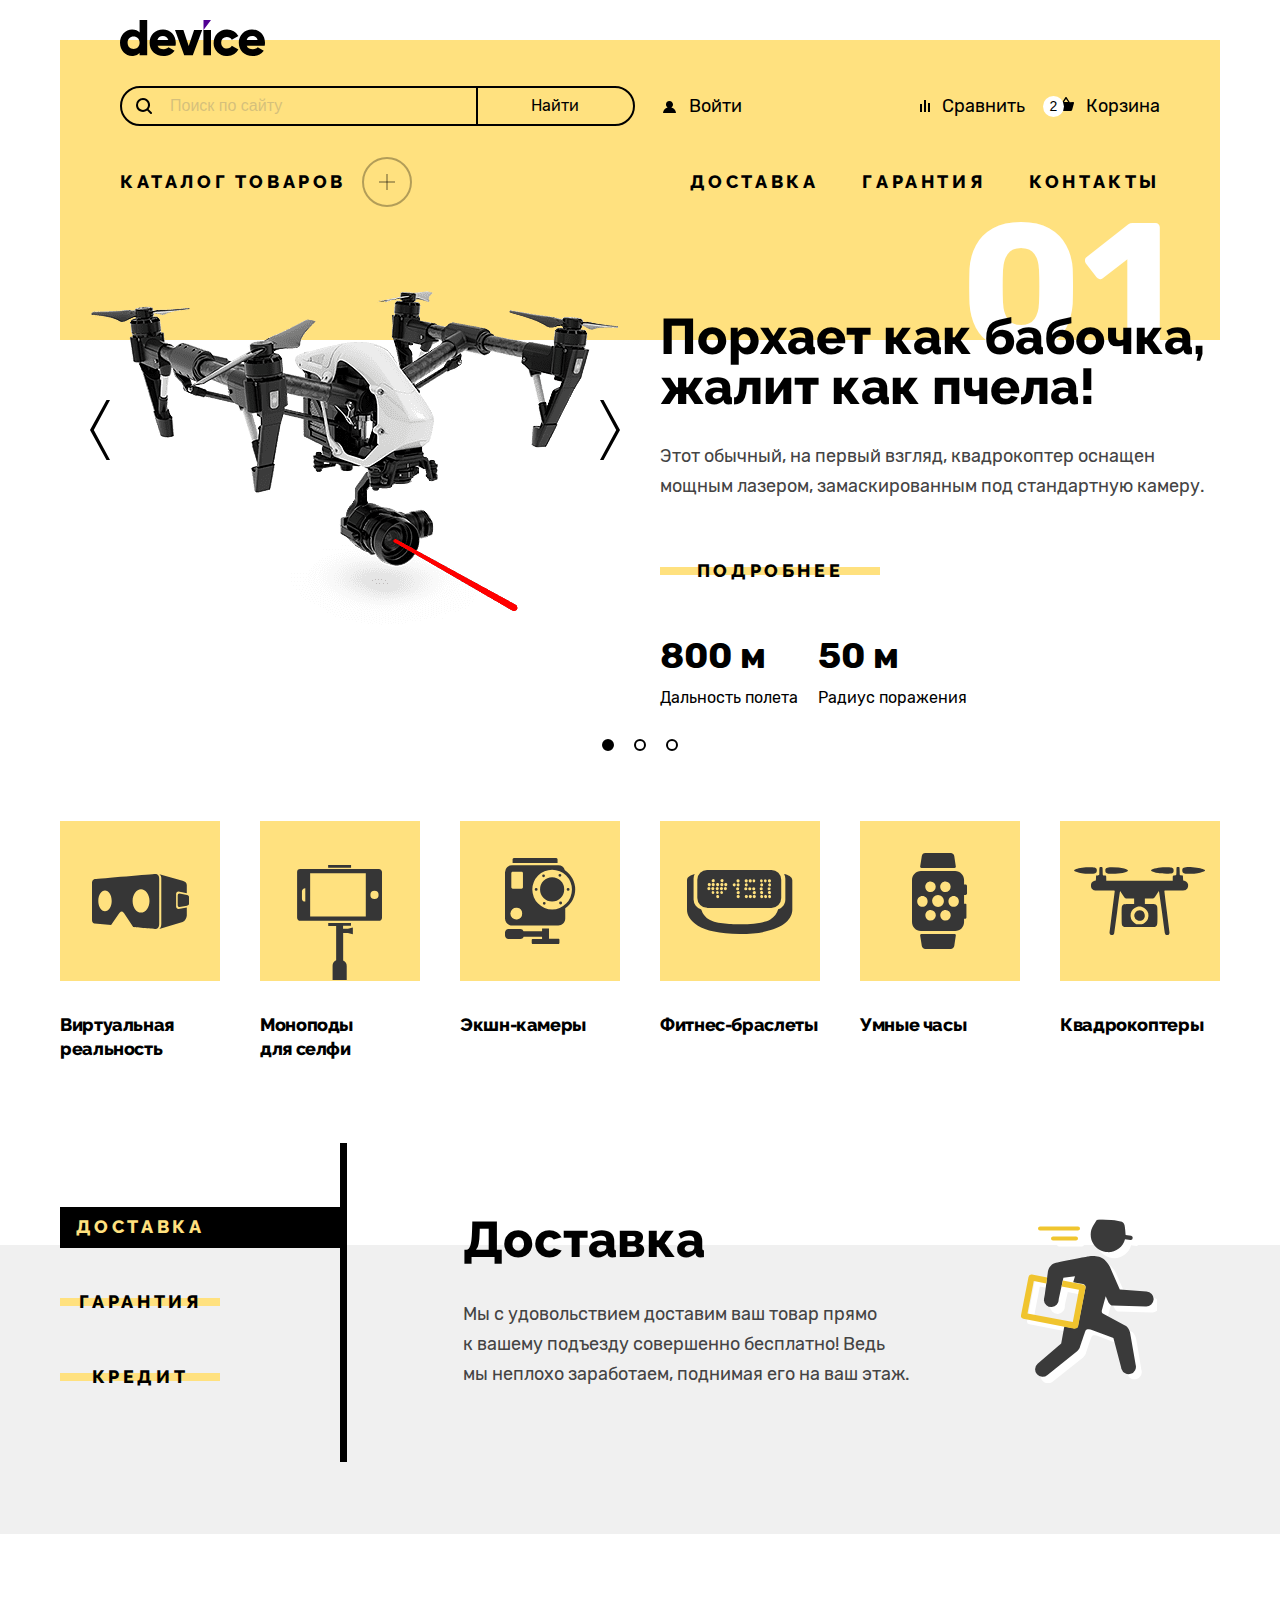
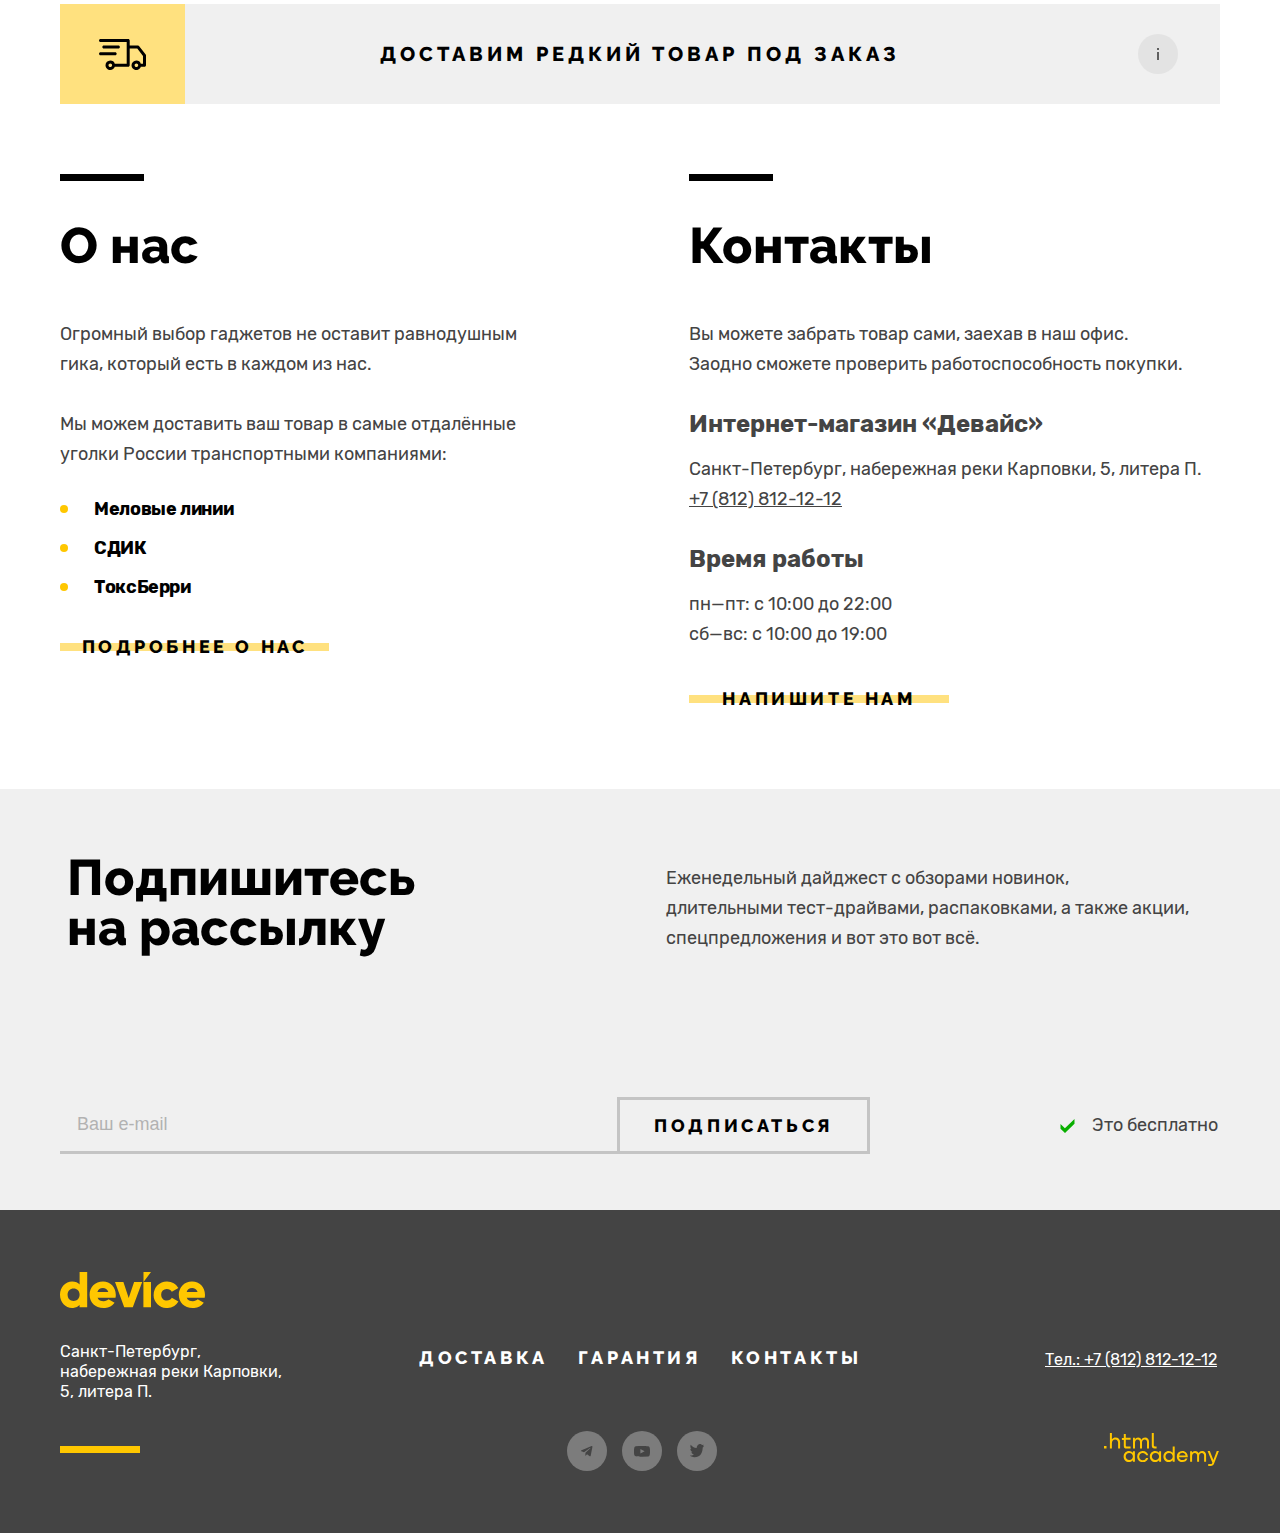
<file: 4/index.html>
<!DOCTYPE html>
<html lang="ru">
<head>
  <meta charset="UTF-8">
  <meta http-equiv="X-UA-Compatible" content="IE=edge">
  <meta name="viewport" content="width=device-width, initial-scale=1.0">
  <link rel="stylesheet" href="./styles/style.css">
  <link rel="icon" href="./favicon.ico" type="image/x-icon">
  <title>device</title>
  <base href="https://htmlacademy-htmlcss.github.io/1554631-device-35/4/">
</head>
<body>
  <header class="header">
    <nav class="header__navigation">
      <div class="header__logo logo">
        <a class="logo__link" href="index.html">
          <svg class="logo__image" width="145" height="36" viewBox="0 0 145 36" fill="#000" xmlns="http://www.w3.org/2000/svg">
            <path d="M27.2 0v35.3h-7.6v-2.4a9.5 9.5 0 01-7.5 3.1C5.5 36 0 30.2 0 22.7 0 15.2 5.5 9.4 12.1 9.4c3.4 0 6 1.2 7.5 3.1V0h7.6zm-7.6 22.7c0-3.8-2.5-6.2-6-6.2s-6 2.4-6 6.2c0 3.8 2.5 6.2 6 6.2 3.5-.1 6-2.4 6-6.2zM43.7 29.2c2.1 0 3.8-.8 4.8-1.9l6.1 3.5a13 13 0 01-11 5.2c-8.6 0-14-5.8-14-13.3C29.6 15.2 35 9.4 43 9.4c7.4 0 12.8 5.7 12.8 13.3 0 1.1 0 2.1-.3 3H37.6c1 2.6 3.3 3.5 6.1 3.5zm4.6-9.1c-.8-2.9-3-4-5.4-4-2.9 0-4.8 1.4-5.5 4h11zM82.2 10.1l-9.4 25.2h-8.6L55 10.1h8.4l5.3 16 5.4-16h8.2zM83.5 10.1H91v25.2h-7.6V10.1zM93.7 22.7A13 13 0 01107 9.4a13 13 0 0111.4 6.5l-6.6 3.8c-1-1.8-2.7-2.8-5-2.8a5.5 5.5 0 00-5.6 5.8c0 3.5 2.4 5.8 5.7 5.8 2.2 0 4-1.1 4.9-2.8l6.6 3.8A12.8 12.8 0 01107 36a13 13 0 01-13.4-13.3zM132.9 29.2c2 0 3.8-.8 4.8-1.9l6.1 3.5a13 13 0 01-11 5.2c-8.6 0-14-5.8-14-13.3a13 13 0 0113.4-13.3c7.4 0 12.8 5.7 12.8 13.3 0 1.1-.1 2.1-.3 3h-18c1 2.6 3.4 3.5 6.2 3.5zm4.7-9.1c-.8-2.9-3.1-4-5.4-4-3 0-4.8 1.4-5.5 4h10.9z" />
            <path d="M83.5 0v10.1L91 0h-7.6z" fill="#510094"/>
          </svg>
          <span class="visually-hidden">Логотип Device.</span>
        </a>
      </div>
      <div class="header__menu menu">
        <form class="menu__form" action="https://echo.htmlacademy.ru/" method="get">
          <div class="menu__form-search-wrapper">
            <input class="menu__form-search" type="search" name="site-search" placeholder="Поиск по сайту">
          </div>
          <button class="menu__form-button button button--second" type="submit">Найти</button>
        </form>
        <ul class="menu__user-list">
          <li class="menu__user-list-item">
            <a class="menu__user-list-link menu__user-list-link--login" href="#">Войти</a>
          </li>
          <li class="menu__user-list-item">
            <a class="menu__user-list-link menu__user-list-link--compare" href="#">Сравнить</a>
          </li>
          <li class="menu__user-list-item menu__user-list-item--bascket">
            <a class="menu__user-list-link menu__user-list-link--bascket" href="#">Корзина</a>
            <div class="menu__user-list-number-goods-bascket-wrapper">
              <b class="visually-hidden">Число товаров в корзине.</b>
              <input class="menu__user-list-number-goods-bascket" type="number" name="basket-goods" value="2" disabled>
            </div>
            <div class="menu__user-list-bascket-popover popover">
              <ul class="popover__list-cards">
                <li class="popover__card">
                  <a class="popover__card-link" href="#">
                    <img class="popover__card-link-image" src="./img/index/popover-card-product-amateur-selfie-stick.jpg" alt="Любительская селфи-палка" width="39" height="43">
                    <span class="popover__card-link-image-sign">Любительская селфи-палка</span>
                  </a>
                  <button class="popover__card-button-close" type="button">
                    <span class="visually-hidden">Удалить из корзины.</span>
                  </button>
                </li>
                <li class="popover__card">
                  <a class="popover__card-link" href="#">
                    <img class="popover__card-link-image" src="./img/index/popover-list-card-product-professional-selfie-stick.jpg" alt="Профессиональная
                    селфи-палка" width="39" height="43">
                    <span class="popover__card-link-image-sign">Профессиональная
                      селфи-палка</span>
                  </a>
                  <button class="popover__card-button-close" type="button">
                    <span class="visually-hidden">Удалить из корзины.</span>
                  </button>
                </li>
              </ul>
              <div class="popover__total-amount-directory">
                <span class="popover__total-amount-directory-sign">Товаров:</span>
                <input class="popover__total-amount-directory-number" type="number" name="popover__total-amount-directory" value="2" disabled>
              </div>
              <div class="popover__total-price-directory">
                <b class="popover__total-price-directory-sign">Сумма:</b>
                <div class="popover__wrapper-total-price-directory-number">
                  <input class="popover__total-price-directory-number" type="number" name="popover__total-price-directory" value="2000" disabled>
                </div>
              </div>
              <a class="popover__button button button--fourth" href="#">Открыть корзину</a>
            </div>
          </li>
        </ul>
        <ul class="menu__list">
          <li class="menu__list-item menu__list-item--parent-select">
            <div class="menu__wrapper-link">
              <a class="menu__list-link menu__list-link--select" href="catalog.html">Каталог товаров</a>
              <button class="menu__list-item-parent-select-button" type="button" tabindex="-1">
                <span class="visually-hidden">Открыть - закрыть список.</span>
              </button>
            </div>
            <ul class="menu__select-list">
              <li class="menu__select-list-item">
                <ul class="menu__select-sub-list">
                  <li class="menu__select-sub-list-item">
                    <a class="menu__select-list-link" href="#">Виртуальная реальность</a>
                  </li>
                  <li class="menu__select-sub-list-item">
                    <a class="menu__select-list-link" href="catalog.html">Моноподы для cелфи</a>
                  </li>
                  <li class="menu__select-sub-list-item">
                    <a class="menu__select-list-link" href="#">Экшн-камеры</a>
                  </li>
                </ul>
              </li>
              <li class="menu__select-list-item">
                <ul class="menu__select-sub-list">
                  <li class="menu__select-sub-list-item">
                    <a class="menu__select-list-link" href="#">Фитнес-браслеты</a>
                  </li>
                  <li class="menu__select-sub-list-item">
                    <a class="menu__select-list-link" href="#">Умные часы</a>
                  </li>
                </ul>
              </li>
              <li class="menu__select-list-item">
                <ul class="menu__select-sub-list">
                  <li class="menu__select-sub-list-item">
                    <a class="menu__select-list-link" href="#">Квадрокоптеры</a>
                  </li>
                </ul>
              </li>
            </ul>
          </li>
          <li class="menu__list-item">
            <a class="menu__list-link" href="#">Доставка</a>
          </li>
          <li class="menu__list-item">
            <a class="menu__list-link" href="#">Гарантия</a>
          </li>
          <li class="menu__list-item">
            <a class="menu__list-link" href="#">Контакты</a>
          </li>
        </ul>
      </div>
    </nav>
  </header>
  <main class="site-index stick-footer">
    <h1 class="visually-hidden">Главная страница.</h1>
    <section class="site-index__suggestions suggestions">
      <h2 class="visually-hidden">Предложения.</h2>
      <div class="suggestions__slider slider">
        <ul class="slider__list">
          <li class="slider__item slider__item--active">
            <div class="slider__number-slide-wrapper">
              <span class="slider__number-slide">01</span>
            </div>
            <div class="slider__image-wrapper">
              <img class="slider__image" src="img/index/slider-copter.png" width="560" height="462" alt="квадрокоптер.">
            </div>
            <h3 class="slider__title">Порхает как бабочка, жалит как пчела!</h3>
            <p class="slider__description">Этот обычный, на первый взгляд, квадрокоптер оснащен мощным лазером, замаскированным под стандартную камеру.
            </p>
            <a class="slider__link button" href="#">Подробнее</a>
            <div class="slider__characters-wrapper">
              <div class="slider__characters">
                <h4 class="slider__characters-title">800 м</h4>
                <span class="slider__characters-sign">Дальность полета</span>
              </div>
              <div class="slider__characters">
                <h4 class="slider__characters-title">50 м</h4>
                <span class="slider__characters-sign">Радиус поражения</span>
              </div>
            </div>
          </li>
          <li class="slider__item">
            <div class="slider__number-slide-wrapper">
              <span class="slider__number-slide">02</span>
            </div>
            <div class="slider__image-wrapper">
              <img class="slider__image" src="img/index/slider-watch.png" width="560" height="560" alt="фитнес-браслеты.">
            </div>
            <h3 class="slider__title">Худеем правильно!</h3>
            <p class="slider__description">Мотивирующие фитнес-браслеты помогут найти в себе силы не пропускать занятия и соблюдать диету.
            </p>
            <a class="slider__link button" href="#" tabindex="-1">Подробнее</a>
            <div class="slider__characters-wrapper">
              <div class="slider__characters">
                <h4 class="slider__characters-title">48 часов</h4>
                <span class="slider__characters-sign">Без подзарядки</span>
              </div>
            </div>
          </li>
          <li class="slider__item">
            <div class="slider__number-slide-wrapper">
              <span class="slider__number-slide">03</span>
            </div>
            <div class="slider__image-wrapper">
              <img class="slider__image" src="img/index/slider-monopods.png" width="560" height="560" alt="селфи-палки.">
            </div>
            <h3 class="slider__title">Делай селфи, как Бен Стиллер! </h3>
            <p class="slider__description">Самая длинная палка для селфи доступна в нашем магазине. Восемь (Восемь, Карл!) метров длиной и весом всего 5 кг.
            </p>
            <a class="slider__link button" href="#" tabindex="-1">Подробнее</a>
            <div class="slider__characters-wrapper">
              <div class="slider__characters">
                <h4 class="slider__characters-title">8,5 м</h4>
                <span class="slider__characters-sign">Длина палки</span>
              </div>
              <div class="slider__characters">
                <h4 class="slider__characters-title">5 кг</h4>
                <span class="slider__characters-sign">Вес палки</span>
              </div>
              <div class="slider__characters">
                <h4 class="slider__characters-title">Карбон</h4>
                <span class="slider__characters-sign">Материал</span>
              </div>
            </div>
          </li>
        </ul>
        <div class="slider__image-arrow-list">
          <button class="slider__image-arrow slider__image-arrow--left" type="button"><span class="visually-hidden">пролистать влево.</span></button>
          <button class="slider__image-arrow" type="button"><span class="visually-hidden">пролистать вправо.</span></button>
        </div>
        <div class="slider__toggles">
          <button class="slider__toggle slider__toggle--one slider__toggle--current" type="button"><span class="visually-hidden">первый слайд.</span></button>
          <button class="slider__toggle" type="button"><span class="visually-hidden">второй слайд.</span></button>
          <button class="slider__toggle" type="button"><span class="visually-hidden">третий слайд.</span></button>
        </div>
      </div>
    </section>
    <section class="site-index__directory-categories directory-categories">
      <h2 class="visually-hidden">Категории товаров.</h2>
      <ul class="directory-categories__list">
        <li class="directory-categories__item">
          <a class="directory-categories__link" href="#">
            <div class="directory-categories__image-wrapper">
              <img class="directory-categories__image" src="img/index/svg/category-vr.svg" alt="VR очки" width="97" height="55">
            </div>
            <span class="directory-categories__sign">Виртуальная
              реальность</span>
          </a>
        </li>
        <li class="directory-categories__item">
          <a class="directory-categories__link" href="catalog.html">
            <div class="directory-categories__image-wrapper directory-categories__image-wrapper--monopods">
              <img class="directory-categories__image" src="img/index/svg/category-monopod.svg" alt="Моноподы" width="86" height="117">
            </div>
            <span class="directory-categories__sign">Моноподы <br>
              для селфи</span>
          </a>
        </li>
        <li class="directory-categories__item">
          <a class="directory-categories__link" href="#">
            <div class="directory-categories__image-wrapper">
              <img class="directory-categories__image" src="img/index/svg/category-camera.svg" alt="Камеры" width="71" height="87"></div>
            <span class="directory-categories__sign">Экшн-камеры</span>
          </a>
        </li>
        <li class="directory-categories__item">
          <a class="directory-categories__link" href="#">
            <div class="directory-categories__image-wrapper">
              <img class="directory-categories__image" src="img/index/svg/category-bracelet.svg" alt="Фитнес-браслеты" width="107" height="65">
            </div>
            <span class="directory-categories__sign">Фитнес-браслеты</span>
          </a>
        </li>
        <li class="directory-categories__item">
          <a class="directory-categories__link" href="#">
            <div class="directory-categories__image-wrapper">
              <img class="directory-categories__image" src="img/index/svg/category-watch.svg" alt="Умные часы" width="56" height="98">
            </div>
            <span class="directory-categories__sign">Умные часы</span>
          </a>
        </li>
        <li class="directory-categories__item">
          <a class="directory-categories__link" href="#">
            <div class="directory-categories__image-wrapper">
              <img class="directory-categories__image" src="img/index/svg/category-copter.svg" alt="Квадрокоптеры" width="132" height="69">
            </div>
            <span class="directory-categories__sign">Квадрокоптеры</span>
          </a>
        </li>
      </ul>
    </section>
    <section class="site-index__services services">
      <h2 class="visually-hidden">Сервисы.</h2>
      <div class="services__slider slider-services">
        <ul class="slider-services__buttons">
          <li class="slider-services__buttons-item">
            <button class="slider-services__button slider-services__button--current button">Доставка</button>
          </li>
          <li class="slider-services__buttons-item">
            <button class="slider-services__button button">Гарантия</button>
          </li>
          <li class="slider-services__buttons-item">
            <button class="slider-services__button button">Кредит</button>
          </li>
        </ul>
        <ul class="slider-services__list">
          <li class="slider-services__item slider-services__item--delivery slider-services__item--active">
            <h3 class="slider-services__title">Доставка</h3>
            <p class="slider-services__description">Мы с удовольствием доставим ваш товар прямо <br>
                к вашему подъезду совершенно бесплатно! Ведь <br>
                мы неплохо заработаем, поднимая его на ваш этаж.
            </p>
          </li>
          <li class="slider-services__item slider-services__item--guarantee">
            <h3 class="slider-services__title">Гарантия</h3>
            <p class="slider-services__description">Если из-за возгорания купленного у нас товара у вас
                сгорит дом — не переживайте, мы выдадим вам новый.
                Товар, не дом, конечно же.
            </p>
          </li>
          <li class="slider-services__item slider-services__item--credit">
            <h3 class="slider-services__title">Кредит</h3>
            <p class="slider-services__description">Залезть в долговую яму стало проще! Кредитные консультанты подберут
                для вас наиболее выгодные условия кредита. Выгодные для банка, разумеется.
            </p>
          </li>
        </ul>
      </div>
    </section>
    <section class="site-index__delivery delivery">
      <h2 class="visually-hidden">Доставка.</h2>
        <button class="delivery__button" type="button">
          Доставим редкий товар под заказ
          <span class="delivery__tooltip tooltip">
            <span class="tooltip-description">"Какой-то текст"</span>
          </span>
        </button>
    </section>
    <section class="site-index__contacts contacts">
      <h2 class="visually-hidden">Контакты.</h2>
      <ul class="contacts__list">
        <li class="contacts__item">
          <h3 class="contacts__item-title">О нас</h3>
          <p class="contacts__description">Огромный выбор гаджетов не оставит равнодушным гика, который есть в каждом из нас.</p>
          <p class="contacts__description-delivery"> Мы можем доставить ваш товар в самые отдалённые уголки России транспортными компаниями: </p>
          <ul class="contacts__list-delivery">
            <li class="contacts__item-delivery">
              <b>Меловые линии</b>
            </li>
            <li class="contacts__item-delivery">
              <b>СДИК</b>
            </li>
            <li class="contacts__item-delivery">
              <b>ТоксБерри</b>
            </li>
          </ul>
          <a class="contacts__button button" href="#">Подробнее о нас</a>
        </li>
        <li class="contacts__item">
          <h3 class="contacts__item-title">Контакты</h3>
          <p class="contacts__description"> Вы можете забрать товар сами, заехав в наш офис. Заодно сможете проверить работоспособность покупки.  </p>
          <div class="contacts__addres">
            <h4 class="contacts__address-title">Интернет-магазин «Девайс»</h4>
            <p class="contacts__address-description"> Санкт-Петербург, набережная реки Карповки, 5, литера П. </p>
            <a class="contacts__addres-phone" href="tel:+78128121212">+7 (812) 812-12-12</a>
          </div>
          <div class="contacts__time-work">
            <h4 class="contacts__time-work-title">Время работы</h4>
            <span class="contacts__time-work-sign">пн—пт: с 10:00 до 22:00</span>
            <span class="contacts__time-work-sign">сб—вс: с 10:00 до 19:00</span>
          </div>
          <a class="contacts__button button" href="#">Напишите нам</a>
        </li>
      </ul>
    </section>
    <section class="site-index__newsletter newsletter">
      <div class="newsletter__container">
        <h2 class="newsletter__title">Подпишитесь на рассылку</h2>
        <p class="newsletter__description">Еженедельный дайджест с обзорами новинок, <br> длительными тест-драйвами, распаковками, а также акции, спецпредложения и вот это вот всё.</p>
        <form class="newsletter__form" action="https://echo.htmlacademy.ru/" method="get">
          <input class="newsletter__form-mail input--mail" type="email" name="newsletter-mail" placeholder="Ваш e-mail">
          <span class="input-sign input-sign--invalid">Забавный у вас адрес</span>
          <button class="newsletter__form-button button button--second" type="submit">Подписаться</button>
        </form>
        <span class="newsletter__sign">Это бесплатно</span>
      </div>
    </section>
  </main>
  <footer class="footer">
    <div class="footer__container">
      <section class="footer__logo logo">
        <h2 class="visually-hidden">Логотип сайта Device.</h2>
        <a class="logo__link" href="index.html">
          <svg class="logo__image" width="145" height="36" viewBox="0 0 145 36" fill="#ffc700" xmlns="http://www.w3.org/2000/svg">
            <path d="M27.2 0v35.3h-7.6v-2.4a9.5 9.5 0 01-7.5 3.1C5.5 36 0 30.2 0 22.7 0 15.2 5.5 9.4 12.1 9.4c3.4 0 6 1.2 7.5 3.1V0h7.6zm-7.6 22.7c0-3.8-2.5-6.2-6-6.2s-6 2.4-6 6.2c0 3.8 2.5 6.2 6 6.2 3.5-.1 6-2.4 6-6.2zM43.7 29.2c2.1 0 3.8-.8 4.8-1.9l6.1 3.5a13 13 0 01-11 5.2c-8.6 0-14-5.8-14-13.3C29.6 15.2 35 9.4 43 9.4c7.4 0 12.8 5.7 12.8 13.3 0 1.1 0 2.1-.3 3H37.6c1 2.6 3.3 3.5 6.1 3.5zm4.6-9.1c-.8-2.9-3-4-5.4-4-2.9 0-4.8 1.4-5.5 4h11zM82.2 10.1l-9.4 25.2h-8.6L55 10.1h8.4l5.3 16 5.4-16h8.2zM83.5 10.1H91v25.2h-7.6V10.1zM93.7 22.7A13 13 0 01107 9.4a13 13 0 0111.4 6.5l-6.6 3.8c-1-1.8-2.7-2.8-5-2.8a5.5 5.5 0 00-5.6 5.8c0 3.5 2.4 5.8 5.7 5.8 2.2 0 4-1.1 4.9-2.8l6.6 3.8A12.8 12.8 0 01107 36a13 13 0 01-13.4-13.3zM132.9 29.2c2 0 3.8-.8 4.8-1.9l6.1 3.5a13 13 0 01-11 5.2c-8.6 0-14-5.8-14-13.3a13 13 0 0113.4-13.3c7.4 0 12.8 5.7 12.8 13.3 0 1.1-.1 2.1-.3 3h-18c1 2.6 3.4 3.5 6.2 3.5zm4.7-9.1c-.8-2.9-3.1-4-5.4-4-3 0-4.8 1.4-5.5 4h10.9z" />
            <path d="M83.5 0v10.1L91 0h-7.6z" fill="#ffc700"/>
          </svg>
        </a>
      </section>
      <section class="footer__addres addres-footer">
        <h2 class="visually-hidden">Адрес Device.</h2>
        <p class="addres-footer__text">Санкт-Петербург, набережная
          реки Карповки, 5, литера П.</p>
      </section>
      <div class="footer__container-united">
        <section class="footer__menu menu-footer">
          <h2 class="visually-hidden">Сервисы.</h2>
          <ul class="menu-footer__list">
            <li class="menu-footer__item">
              <a class="menu-footer__link" href="#">Доставка</a>
            </li>
            <li class="menu-footer__item">
              <a class="menu-footer__link" href="#">Гарантия</a>
            </li>
            <li class="menu-footer__item">
              <a class="menu-footer__link" href="#">Контакты</a>
            </li>
          </ul>
        </section>
        <section class="footer__social social">
          <h2 class="visually-hidden">Социальные сети.</h2>
          <ul class="social__list">
            <li class="social__item">
              <a class="social__link" href="https://t.me/htmlacademy" target="_blank">
                <img class="social__icon" src="img/index/svg/telegram-icon.svg" alt="Telegram." width="13" height="11">
              </a>
            </li>
            <li class="social__item">
              <a class="social__link" href="https://www.youtube.com/user/htmlacademyru" target="_blank">
                <img class="social__icon" src="img/index/svg/youtube-icon.svg" alt="YouTube." width="16" height="11">
              </a>
            </li>
            <li class="social__item">
              <a class="social__link" href="https://twitter.com/htmlacademy_ru" target="_blank">
                <img class="social__icon" src="img/index/svg/twitter-icon.svg" alt="Twitter." width="15" height="14">
              </a>
            </li>
          </ul>
        </section>
      </div>
      <div class="footer__container-united">
        <section class="footer__phone phone-footer">
          <h2 class="visually-hidden">Телефон магазина Device.</h2>
          <a class="phone-footer__link" href="tel:+78128121212">Тел.: +7 (812) 812-12-12</a>
        </section>
        <section class="footer__copyright copyright">
          <h2 class="visually-hidden">Компания-разработчик.</h2>
          <a class="copyright__link" href="https://htmlacademy.ru/" target="_blank">
            <span class="visually-hidden">Логотип компании разработчика - htmlacademy.</span>
            <svg class="copyright__logo" width="115" height="33" viewBox="0 0 115 33" xmlns="http://www.w3.org/2000/svg">
              <path d="M0 12.9v2.6h2.5v-2.6H0zM11.6 4.5c-1.6 0-2.8.7-3.6 1.7h-.1V0h-2v15.5h2v-5.3c0-2.1 1.3-3.6 3.3-3.6 1.8 0 2.9 1.4 2.9 3.2v5.7h2V9.4c.1-3-1.8-4.9-4.5-4.9zM26.6 4.8h-4.8V1.1h-2v3.8h-1.9v2h1.9v6c0 1.7 1 2.7 2.7 2.7h4.1v-2h-3.7c-.7 0-1.1-.4-1.1-1.1V6.8h4.8v-2zM41.1 4.6c-1.6 0-2.9.8-3.5 2.1h-.1a3.7 3.7 0 00-3.4-2.1c-1.4 0-2.5.8-3.1 1.8h-.1V4.8H29v10.6h2V10c0-2 1-3.5 2.6-3.5 1.5 0 2.4 1 2.4 2.6v6.3h2V9.8c0-2.4 1.4-3.3 2.6-3.3 1.5 0 2.4 1 2.4 2.6v6.3h2V8.9c.1-2.5-1.4-4.3-3.9-4.3zM47.8 12.7c0 1.7 1 2.7 2.8 2.7h2v-2h-1.7c-.7 0-1.1-.4-1.1-1.1V0h-2v12.7zM28.9 19.7a4.9 4.9 0 00-3.9-1.8c-3.1 0-5.4 2.3-5.4 5.6s2.3 5.6 5.4 5.6c1.8 0 3-.8 3.8-1.9h.1v1.6h2V18.2h-2v1.5zm-3.6 7.4a3.5 3.5 0 01-3.6-3.6c0-2 1.4-3.6 3.6-3.6s3.6 1.6 3.6 3.6c0 1.9-1.4 3.6-3.6 3.6zM44.2 22c-.5-2.4-2.6-4.1-5.4-4.1a5.4 5.4 0 00-5.6 5.6c0 3.1 2.2 5.6 5.6 5.6 2.8 0 4.9-1.8 5.4-4.2h-2.1a3.4 3.4 0 01-3.3 2.3 3.5 3.5 0 01-3.6-3.6c0-2 1.4-3.6 3.6-3.6 1.6 0 2.8 1 3.3 2.2h2.1V22zM55.1 19.7a4.9 4.9 0 00-3.9-1.8c-3.1 0-5.4 2.3-5.4 5.6s2.3 5.6 5.4 5.6c1.8 0 3-.8 3.8-1.9h.1v1.6h2V18.2h-2v1.5zm-3.6 7.4a3.5 3.5 0 01-3.6-3.6c0-2 1.4-3.6 3.6-3.6s3.6 1.6 3.6 3.6c0 1.9-1.5 3.6-3.6 3.6zM68.7 19.8a5 5 0 00-3.9-1.9c-3.1 0-5.4 2.3-5.4 5.6s2.2 5.6 5.4 5.6c1.7 0 3-.8 3.8-1.8h.1v1.5h2V13.4h-2v6.4zm-3.6 7.3a3.5 3.5 0 01-3.6-3.6c0-2 1.4-3.6 3.6-3.6s3.6 1.6 3.6 3.6c-.1 2-1.5 3.6-3.6 3.6zM78.3 17.9a5.4 5.4 0 00-5.5 5.6c0 3 2.1 5.6 5.5 5.6 2.5 0 4.5-1.3 5.2-3.6h-2.1c-.5 1-1.6 1.6-3 1.6-1.9 0-3.3-1.3-3.4-2.9h8.8c.2-3.6-2-6.3-5.5-6.3zm0 1.9c1.7 0 3 1 3.3 2.6h-6.5a3.2 3.2 0 013.2-2.6zM98.2 17.9a4 4 0 00-3.6 2h-.1c-.6-1.2-1.8-2-3.4-2-1.4 0-2.5.7-3.1 1.8v-1.5h-1.9v10.6h2v-5.4c0-2 1-3.4 2.6-3.5 1.5 0 2.4 1 2.4 2.6v6.3h2v-5.6c0-2.4 1.4-3.3 2.6-3.3 1.5 0 2.4 1 2.4 2.6v6.3h2v-6.5c.1-2.6-1.4-4.4-3.9-4.4zM109.4 27l-3.6-8.9h-2.2l4.8 11.6c-.3.9-.7 1.2-1.7 1.2h-2.5v2h2.5c1.8 0 2.8-.8 3.5-2.6l4.7-12.2h-2.1l-3.4 8.9z"/>
            </svg>
          </a>
        </section>
      </div>
    </div>
  </footer>
  <div class="modal-window-delivery">
    <div class="modal__container-content">
      <h2 class="modal-window-delivery__title">Доставка под заказ</h2>
      <button class="modal-window-delivery__button" type="button">
        <span class="visually-hidden">Закрыть модальное окно доставки.</span>
      </button>
      <form class="modal-window-delivery__form" action="https://echo.htmlacademy.ru/" method="get">
        <label class="modal-window-delivery__form-lable">
          <span class="modal-window-delivery__form-lable-sign">Ваше имя:</span>
          <span class="modal-window-delivery__wrapper-form-input input-wrapper-united input-wrapper-united--name">
            <input class="modal-window-delivery__form-name input--name" type="text" name="modal-delivery-name" placeholder="Введите имя">
            <span class="input-sign">Добавьте имя</span>
            <span class="input-sign input-sign--invalid">Введите другое имя!</span>
          </span>
        </label>
        <label class="modal-window-delivery__form-lable">
          <span class="modal-window-delivery__form-lable-sign">Ваш e-mail:</span>
          <span class="modal-window-delivery__wrapper-form-input input-wrapper-united input-wrapper-united--mail">
            <input class="modal-window-delivery__form-mail input--mail input--mail-second" type="email" name="modal-delivery-mail" placeholder="Ваш e-mail" value="почта">
            <span class="input-sign input-sign--invalid">Забавный у вас адрес</span>
          </span>
        </label>
        <label class="modal-window-delivery__form-lable modal-window-delivery__form-lable--description">
          <span class="modal-window-delivery__form-lable-sign">Что нужно привезти:</span>
          <textarea class="modal-window-delivery__form-description input--name" name="modal-delivery-description-directory"></textarea>
        </label>
        <div class="modal-window-delivery__form-amount">
          <label class="modal-window-delivery__form-lable modal-window-delivery__form-lable--number" for="modal-window-delivery__form-amount-input">
            <span class="modal-window-delivery__form-lable-sign">Количество:</span>
            <span class="modal-window-delivery__tooltip tooltip tooltip--second">
              <span class="tooltip-description">Постараемся найти, сколько нужно. Привезём сколько получится по требованиям
                к провозу багажа.</span>
            </span>
          </label>
          <div class="modal-window-delivery__form-amount-input-wrapper">
            <button class="modal-window-delivery__form-amount-button modal-window-delivery__form-amount-button--minus" type="button">
              <span class="visually-hidden">Уменьшить число товара.</span>
            </button>
            <button class="modal-window-delivery__form-amount-button" type="button">
              <span class="visually-hidden">Увеличить число товара.</span>
            </button>
            <input class="modal-window-delivery__form-amount-input" id="modal-window-delivery__form-amount-input" type="number" name="modal-delivery-amount" value="1">
            <span class="input-sign input-sign--invalid">Укажите число</span>
          </div>
        </div>
        <button class="modal-window-delivery__form-button-submit button" type="submit">Отправить</button>
      </form>
    </div>
  </div>
</body>
</html>
</file>
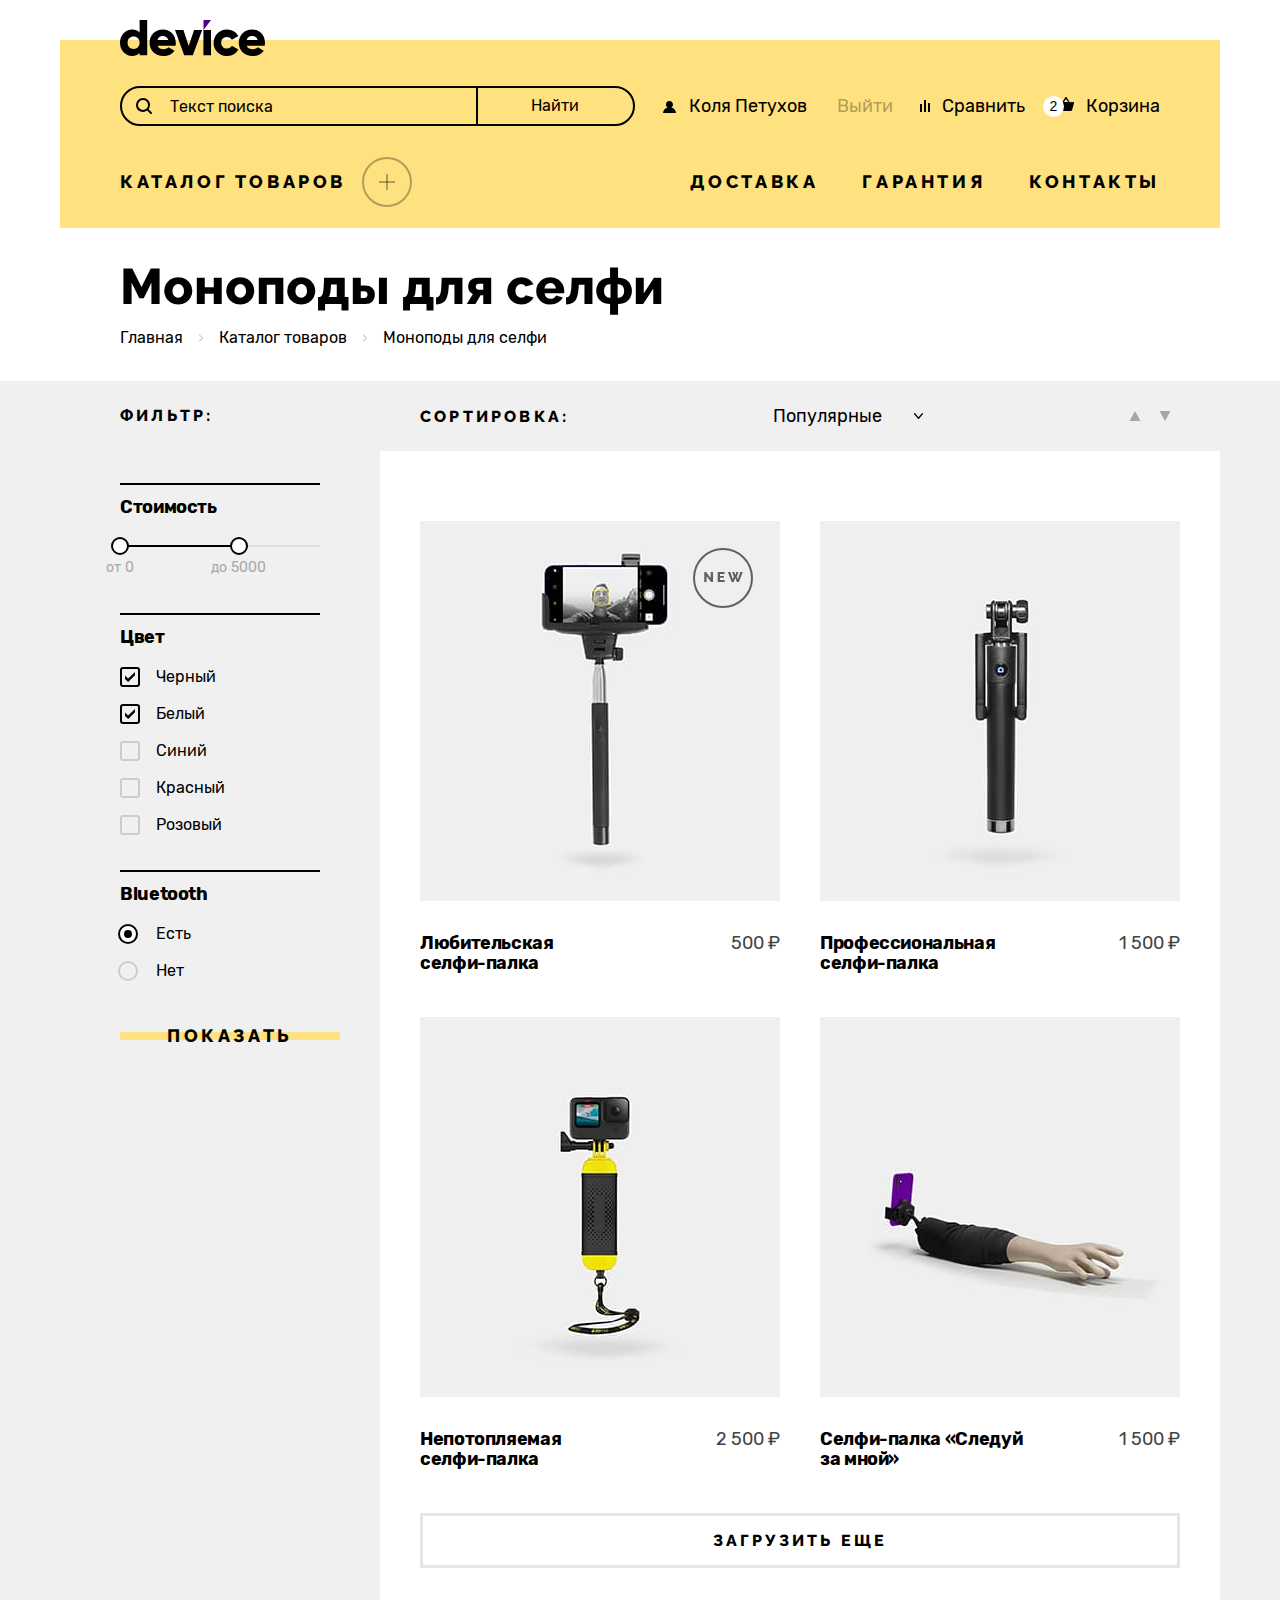
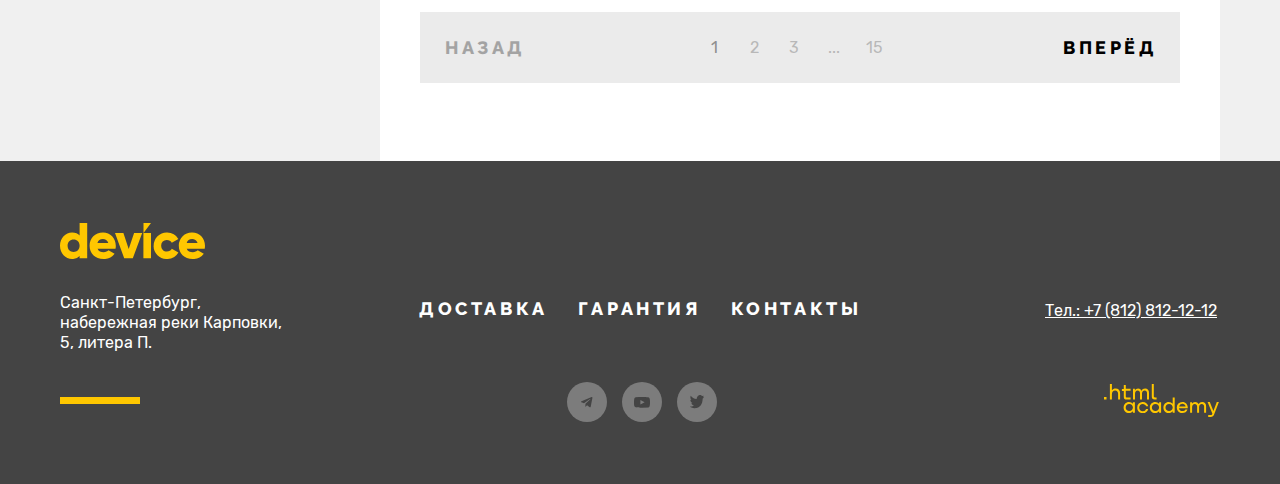
<file: catalog.html>
<!DOCTYPE html>
<html lang="ru">
<head>
  <meta charset="UTF-8">
  <meta http-equiv="X-UA-Compatible" content="IE=edge">
  <meta name="viewport" content="width=device-width, initial-scale=1.0">
  <link rel="stylesheet" href="./styles/style.css">
  <link rel="icon" href="./favicon.ico" type="image/x-icon">
  <title>Каталог: Моноподы для селфи</title>
</head>
<body>
  <header class="header">
    <nav class="header__navigation">
      <div class="header__logo logo">
        <a class="logo__link" href="index.html">
          <svg class="logo__image" width="145" height="36" viewBox="0 0 145 36" fill="#000" xmlns="http://www.w3.org/2000/svg">
            <path d="M27.2 0v35.3h-7.6v-2.4a9.5 9.5 0 01-7.5 3.1C5.5 36 0 30.2 0 22.7 0 15.2 5.5 9.4 12.1 9.4c3.4 0 6 1.2 7.5 3.1V0h7.6zm-7.6 22.7c0-3.8-2.5-6.2-6-6.2s-6 2.4-6 6.2c0 3.8 2.5 6.2 6 6.2 3.5-.1 6-2.4 6-6.2zM43.7 29.2c2.1 0 3.8-.8 4.8-1.9l6.1 3.5a13 13 0 01-11 5.2c-8.6 0-14-5.8-14-13.3C29.6 15.2 35 9.4 43 9.4c7.4 0 12.8 5.7 12.8 13.3 0 1.1 0 2.1-.3 3H37.6c1 2.6 3.3 3.5 6.1 3.5zm4.6-9.1c-.8-2.9-3-4-5.4-4-2.9 0-4.8 1.4-5.5 4h11zM82.2 10.1l-9.4 25.2h-8.6L55 10.1h8.4l5.3 16 5.4-16h8.2zM83.5 10.1H91v25.2h-7.6V10.1zM93.7 22.7A13 13 0 01107 9.4a13 13 0 0111.4 6.5l-6.6 3.8c-1-1.8-2.7-2.8-5-2.8a5.5 5.5 0 00-5.6 5.8c0 3.5 2.4 5.8 5.7 5.8 2.2 0 4-1.1 4.9-2.8l6.6 3.8A12.8 12.8 0 01107 36a13 13 0 01-13.4-13.3zM132.9 29.2c2 0 3.8-.8 4.8-1.9l6.1 3.5a13 13 0 01-11 5.2c-8.6 0-14-5.8-14-13.3a13 13 0 0113.4-13.3c7.4 0 12.8 5.7 12.8 13.3 0 1.1-.1 2.1-.3 3h-18c1 2.6 3.4 3.5 6.2 3.5zm4.7-9.1c-.8-2.9-3.1-4-5.4-4-3 0-4.8 1.4-5.5 4h10.9z" />
            <path d="M83.5 0v10.1L91 0h-7.6z" fill="#510094"/>
          </svg>
          <span class="visually-hidden">Логотип Device.</span>
        </a>
      </div>
      <div class="header__menu menu">
        <form class="menu__form" action="https://echo.htmlacademy.ru/" method="post">
          <div class="menu__form-search-wrapper">
            <input class="menu__form-search menu__form-search--catalog" type="search" name="site-search" placeholder="Текст поиска">
          </div>
          <button class="menu__form-button button button--second" type="submit">Найти</button>
        </form>
        <ul class="menu__user-list">
          <li class="menu__user-list-item menu__user-list-item--loged-in">
            <a class="menu__user-list-link menu__user-list-link--login menu__user-list-link--login-loged-in" href="#">Коля Петухов</a>
            <button class="menu__user-list-button-sign-out" type="button">Выйти</button>
          </li>
          <li class="menu__user-list-item">
            <a class="menu__user-list-link menu__user-list-link--compare" href="#">Сравнить</a>
          </li>
          <li class="menu__user-list-item menu__user-list-item--bascket">
            <a class="menu__user-list-link menu__user-list-link--bascket" href="#">Корзина</a>
            <div class="menu__user-list-number-goods-bascket-wrapper">
              <b class="visually-hidden">Число товаров в корзине.</b>
              <input class="menu__user-list-number-goods-bascket" type="number" name="basket-goods" value="2" disabled>
            </div>
            <div class="menu__user-list-bascket-popover popover">
              <ul class="popover__list-cards">
                <li class="popover__card">
                  <a class="popover__card-link" href="#">
                    <img class="popover__card-link-image" src="./img/index/popover-card-product-amateur-selfie-stick.jpg" alt="Любительская селфи-палка" width="39" height="43">
                    <span class="popover__card-link-image-sign">Любительская селфи-палка</span>
                  </a>
                  <button class="popover__card-button-close" type="button">
                    <span class="visually-hidden">Удалить из корзины.</span>
                  </button>
                </li>
                <li class="popover__card">
                  <a class="popover__card-link" href="#">
                    <img class="popover__card-link-image" src="./img/index/popover-list-card-product-professional-selfie-stick.jpg" alt="Профессиональная
                    селфи-палка" width="39" height="43">
                    <span class="popover__card-link-image-sign">Профессиональная
                      селфи-палка</span>
                  </a>
                  <button class="popover__card-button-close" type="button">
                    <span class="visually-hidden">Удалить из корзины.</span>
                  </button>
                </li>
              </ul>
              <div class="popover__total-amount-directory">
                <span class="popover__total-amount-directory-sign">Товаров:</span>
                <input class="popover__total-amount-directory-number" type="number" name="popover__total-amount-directory" value="2" disabled>
              </div>
              <div class="popover__total-price-directory">
                <b class="popover__total-price-directory-sign">Сумма:</b>
                <div class="popover__wrapper-total-price-directory-number">
                  <input class="popover__total-price-directory-number" type="number" name="popover__total-price-directory" value="2000" disabled>
                </div>
              </div>
              <a class="popover__button button button--fourth" href="#">Открыть корзину</a>
            </div>
          </li>
        </ul>
        <ul class="menu__list">
          <li class="menu__list-item menu__list-item--parent-select">
            <div class="menu__wrapper-link">
              <a class="menu__list-link menu__list-link--select" href="catalog.html">Каталог товаров</a>
              <button class="menu__list-item-parent-select-button" type="button" tabindex="-1">
                <span class="visually-hidden">Открыть - закрыть список.</span>
              </button>
            </div>
            <ul class="menu__select-list">
              <li class="menu__select-list-item">
                <ul class="menu__select-sub-list">
                  <li class="menu__select-sub-list-item">
                    <a class="menu__select-list-link" href="#">Виртуальная реальность</a>
                  </li>
                  <li class="menu__select-sub-list-item">
                    <a class="menu__select-list-link" href="catalog.html">Моноподы для cелфи</a>
                  </li>
                  <li class="menu__select-sub-list-item">
                    <a class="menu__select-list-link" href="#">Экшн-камеры</a>
                  </li>
                </ul>
              </li>
              <li class="menu__select-list-item">
                <ul class="menu__select-sub-list">
                  <li class="menu__select-sub-list-item">
                    <a class="menu__select-list-link" href="#">Фитнес-браслеты</a>
                  </li>
                  <li class="menu__select-sub-list-item">
                    <a class="menu__select-list-link" href="#">Умные часы</a>
                  </li>
                </ul>
              </li>
              <li class="menu__select-list-item">
                <ul class="menu__select-sub-list">
                  <li class="menu__select-sub-list-item">
                    <a class="menu__select-list-link" href="#">Квадрокоптеры</a>
                  </li>
                </ul>
              </li>
            </ul>
          </li>
          <li class="menu__list-item">
            <a class="menu__list-link" href="#">Доставка</a>
          </li>
          <li class="menu__list-item">
            <a class="menu__list-link" href="#">Гарантия</a>
          </li>
          <li class="menu__list-item">
            <a class="menu__list-link" href="#">Контакты</a>
          </li>
        </ul>
      </div>
    </nav>
  </header>
  <main class="catalog-monopods stick-footer">
    <header class="catalog-monopods__header header-inner">
      <h1 class="header-inner__title">Моноподы для селфи</h1>
      <ol class="header-inner__breadcrumbs">
        <li class="header-inner__breadcrumbs-item">
          <a class="header-inner__breadcrumbs-link" href="index.html">Главная</a>
        </li>
        <li class="header-inner__breadcrumbs-item">
          <a class="header-inner__breadcrumbs-link" href="catalog.html">Каталог товаров</a>
        </li>
        <li class="header-inner__breadcrumbs-item">
          <a class="header-inner__breadcrumbs-link" href="catalog.html">Моноподы для селфи</a>
        </li>
      </ol>
    </header>
    <div class="catalog-monopods__container">
      <section class="catalog-monopods__filter filter">
        <h2 class="filter__title">Фильтр:</h2>
        <form class="filter__form" action="https://echo.htmlacademy.ru/" method="get">
          <fieldset class="filter__fieldset">
            <legend class="filter__legend">Стоимость</legend>
            <div class="filter__range range">
              <div class="range__scale">
                <div class="range__bar">
                  <button class="range__toggle range__toggle--min" type="button"><b class="visually-hidden">Изменить минимальную стоимость.</b></button>
                  <button class="range__toggle range__toggle--max" type="button"><b class="visually-hidden">Изменить максимальную стоимость.</b></button>
                </div>
              </div>
              <div class="range__inputs">
                <label class="range__lable range__lable--min">
                  <span>от</span>
                  <input class="range__input range__input--min" type="number" name="min-price" value="0" disabled>
                </label>
                <label class="range__lable range__lable--max">
                  <span>до</span>
                  <input class="range__input range__input--max" type="number" name="max-price" value="5000" disabled>
                </label>
              </div>
            </div>
          </fieldset>
          <fieldset class="filter__fieldset">
            <legend class="filter__legend">Цвет</legend>
            <ul class="filter__list">
              <li class="filter__item">
                <label class="filter__lable">
                  <input class="visually-hidden" type="checkbox" checked name="color" value="black">
                  <span class="filter__checkbox"></span>
                  Черный
                </label>
              </li>
              <li class="filter__item">
                <label class="filter__lable">
                  <input class="visually-hidden" type="checkbox" checked name="color" value="white">
                  <span class="filter__checkbox"></span>
                  Белый
                </label>
              </li>
              <li class="filter__item">
                <label class="filter__lable">
                  <input class="visually-hidden" type="checkbox" name="color" value="blue">
                  <span class="filter__checkbox"></span>
                  Синий
                </label>
              </li>
              <li class="filter__item">
                <label class="filter__lable">
                  <input class="visually-hidden" type="checkbox" name="color" value="red">
                  <span class="filter__checkbox"></span>
                  Красный
                </label>
              </li>
              <li class="filter__item">
                <label class="filter__lable">
                  <input class="visually-hidden" type="checkbox" name="color" value="pinkcolor">
                  <span class="filter__checkbox"></span>
                  Розовый
                </label>
              </li>
            </ul>
          </fieldset>
          <fieldset class="filter__fieldset">
            <legend class="filter__legend">Bluetooth</legend>
            <ul class="filter__list">
              <li class="filter__item">
                <label class="filter__lable">
                  <input class="visually-hidden" type="radio" name="Bluetooth" value="yes" checked>
                  <span class="filter__radio"></span>
                  Есть
                </label>
              </li>
              <li class="filter__item">
                <label class="filter__lable">
                  <input class="visually-hidden" type="radio" name="Bluetooth" value="no">
                  <span class="filter__radio"></span>
                  Нет
                </label>
              </li>
            </ul>
          </fieldset>
          <button class="filter__button button" type="submit">Показать</button>
        </form>
      </section>
      <section class="catalog-monopods__sorting sorting">
        <h2 class="sorting__title">Сортировка:</h2>
        <select class="sorting__control" name="popularity"  aria-label="Сортировка по популярности">
          <option class="sorting__control-item" value="popular">Популярные</option>
          <option class="sorting__control-item" value="unpopular">Непопулярные</option>
        </select>
        <ul class="sorting__list">
          <li class="sorting__item">
            <a class="sorting__button " href="#" aria-label="Сверху вниз"></a>
          </li>
          <li class="sorting__item">
            <a class="sorting__button sorting__button--down" href="#" aria-label="Снизу вверх "></a>
          </li>
        </ul>
      </section>
      <section class="catalog-monopods__gallery gallery-monopods">
        <h2 class="visually-hidden">Галерея товаров</h2>
        <ul class="gallery-monopods__cards-list">
          <li class="gallery-monopods__card card">
            <a class="card__link card__link--new" href="#" aria-label="Узнать подробнее о товаре">
              <img src="img/catalog/card-amateur-stick.jpg" alt="Любительская селфи-палка" width="360" height="380">
              <h3 class="card__title">Любительская <br> селфи-палка</h3>
              <b class="card__price">500 ₽</b>
            </a>
            <a class="card__sign button" href="#" tabindex="-1">Подробнее</a>
          </li>
          <li class="gallery-monopods__card card">
            <a class="card__link" href="#" aria-label="Узнать подробнее о товаре">
              <img src="img/catalog/card-professional-stick.jpg" alt="Профессиональная селфи-палка "  width="360" height="380">
              <h3 class="card__title">Профессиональная селфи-палка</h3>
              <b class="card__price">1 500 ₽</b>
            </a>
            <a class="card__sign button" href="#" tabindex="-1">Подробнее</a>
          </li>
          <li class="gallery-monopods__card card">
            <a class="card__link" href="#" aria-label="Узнать подробнее о товаре">
              <img src="img/catalog/card-unsinkable-stick.jpg" alt="Непотопляемая селфи-палка" width="360" height="380">
              <h3 class="card__title">Непотопляемая <br> селфи-палка</h3>
              <b class="card__price">2 500 ₽</b>
            </a>
            <a class="card__sign button" href="#" tabindex="-1">Подробнее</a>
          </li>
          <li class="gallery-monopods__card card">
            <a class="card__link" href="#" aria-label="Узнать подробнее о товаре">
              <img src="img/catalog/card-beehind-stick.jpg" alt="Селфи-палка «Следуй за мной»" width="360" height="380">
              <h3 class="card__title">Селфи-палка «Следуй <br> за мной»</h3>
              <b class="card__price">1 500 ₽</b>
            </a>
            <a class="card__sign button" href="#" tabindex="-1">Подробнее</a>
          </li>
        </ul>
        <button class="gallery-monopods__button-showmore button button--third" type="button">Загрузить еще</button>
        <div class="gallery-monopods__pagination">
          <a class="gallery-monopods__pagination-button gallery-monopods__pagination-button--current" href="#">Назад</a>
          <ol class="gallery-monopods__pagination-list">
            <li class="gallery-monopods__pagination-item">
              <a class="gallery-monopods__pagination-link gallery-monopods__pagination-link--current" href="#">1</a>
            </li>
            <li class="gallery-monopods__pagination-item">
              <a class="gallery-monopods__pagination-link" href="#">2</a>
            </li>
            <li class="gallery-monopods__pagination-item">
              <a class="gallery-monopods__pagination-link" href="#">3</a>
            </li>
            <li class="gallery-monopods__pagination-item">
              <a class="gallery-monopods__pagination-link" href="#">...</a>
            </li>
            <li class="gallery-monopods__pagination-item">
              <a class="gallery-monopods__pagination-link" href="#">15</a>
            </li>
          </ol>
          <a class="gallery-monopods__pagination-button" href="#">Вперёд</a>
        </div>
      </section>
    </div>
  </main>
  <footer class="footer">
    <div class="footer__container">
      <section class="footer__logo logo">
        <h2 class="visually-hidden">Логотип сайта Device.</h2>
        <a class="logo__link" href="index.html">
          <svg class="logo__image" width="145" height="36" viewBox="0 0 145 36" fill="#ffc700" xmlns="http://www.w3.org/2000/svg">
            <path d="M27.2 0v35.3h-7.6v-2.4a9.5 9.5 0 01-7.5 3.1C5.5 36 0 30.2 0 22.7 0 15.2 5.5 9.4 12.1 9.4c3.4 0 6 1.2 7.5 3.1V0h7.6zm-7.6 22.7c0-3.8-2.5-6.2-6-6.2s-6 2.4-6 6.2c0 3.8 2.5 6.2 6 6.2 3.5-.1 6-2.4 6-6.2zM43.7 29.2c2.1 0 3.8-.8 4.8-1.9l6.1 3.5a13 13 0 01-11 5.2c-8.6 0-14-5.8-14-13.3C29.6 15.2 35 9.4 43 9.4c7.4 0 12.8 5.7 12.8 13.3 0 1.1 0 2.1-.3 3H37.6c1 2.6 3.3 3.5 6.1 3.5zm4.6-9.1c-.8-2.9-3-4-5.4-4-2.9 0-4.8 1.4-5.5 4h11zM82.2 10.1l-9.4 25.2h-8.6L55 10.1h8.4l5.3 16 5.4-16h8.2zM83.5 10.1H91v25.2h-7.6V10.1zM93.7 22.7A13 13 0 01107 9.4a13 13 0 0111.4 6.5l-6.6 3.8c-1-1.8-2.7-2.8-5-2.8a5.5 5.5 0 00-5.6 5.8c0 3.5 2.4 5.8 5.7 5.8 2.2 0 4-1.1 4.9-2.8l6.6 3.8A12.8 12.8 0 01107 36a13 13 0 01-13.4-13.3zM132.9 29.2c2 0 3.8-.8 4.8-1.9l6.1 3.5a13 13 0 01-11 5.2c-8.6 0-14-5.8-14-13.3a13 13 0 0113.4-13.3c7.4 0 12.8 5.7 12.8 13.3 0 1.1-.1 2.1-.3 3h-18c1 2.6 3.4 3.5 6.2 3.5zm4.7-9.1c-.8-2.9-3.1-4-5.4-4-3 0-4.8 1.4-5.5 4h10.9z" />
            <path d="M83.5 0v10.1L91 0h-7.6z" fill="#ffc700"/>
          </svg>
        </a>
      </section>
      <section class="footer__addres addres-footer">
        <h2 class="visually-hidden">Адрес Device.</h2>
        <p class="addres-footer__text">Санкт-Петербург, набережная
          реки Карповки, 5, литера П.</p>
      </section>
      <div class="footer__container-united">
        <section class="footer__menu menu-footer">
          <h2 class="visually-hidden">Сервисы.</h2>
          <ul class="menu-footer__list">
            <li class="menu-footer__item">
              <a class="menu-footer__link" href="#">Доставка</a>
            </li>
            <li class="menu-footer__item">
              <a class="menu-footer__link" href="#">Гарантия</a>
            </li>
            <li class="menu-footer__item">
              <a class="menu-footer__link" href="#">Контакты</a>
            </li>
          </ul>
        </section>
        <section class="footer__social social">
          <h2 class="visually-hidden">Социальные сети.</h2>
          <ul class="social__list">
            <li class="social__item">
              <a class="social__link" href="https://t.me/htmlacademy" target="_blank">
                <img class="social__icon" src="img/index/svg/telegram-icon.svg" alt="Telegram." width="13" height="11">
              </a>
            </li>
            <li class="social__item">
              <a class="social__link" href="https://www.youtube.com/user/htmlacademyru" target="_blank">
                <img class="social__icon" src="img/index/svg/youtube-icon.svg" alt="YouTube." width="16" height="11">
              </a>
            </li>
            <li class="social__item">
              <a class="social__link" href="https://twitter.com/htmlacademy_ru" target="_blank">
                <img class="social__icon" src="img/index/svg/twitter-icon.svg" alt="Twitter." width="15" height="14">
              </a>
            </li>
          </ul>
        </section>
      </div>
      <div class="footer__container-united">
        <section class="footer__phone phone-footer">
          <h2 class="visually-hidden">Телефон магазина Device.</h2>
          <a class="phone-footer__link" href="tel:+78128121212">Тел.: +7 (812) 812-12-12</a>
        </section>
        <section class="footer__copyright copyright">
          <h2 class="visually-hidden">Компания-разработчик.</h2>
          <a class="copyright__link" href="https://htmlacademy.ru/" target="_blank">
            <span class="visually-hidden">Логотип компании разработчика - htmlacademy.</span>
            <svg class="copyright__logo" width="115" height="33" viewBox="0 0 115 33" xmlns="http://www.w3.org/2000/svg">
              <path d="M0 12.9v2.6h2.5v-2.6H0zM11.6 4.5c-1.6 0-2.8.7-3.6 1.7h-.1V0h-2v15.5h2v-5.3c0-2.1 1.3-3.6 3.3-3.6 1.8 0 2.9 1.4 2.9 3.2v5.7h2V9.4c.1-3-1.8-4.9-4.5-4.9zM26.6 4.8h-4.8V1.1h-2v3.8h-1.9v2h1.9v6c0 1.7 1 2.7 2.7 2.7h4.1v-2h-3.7c-.7 0-1.1-.4-1.1-1.1V6.8h4.8v-2zM41.1 4.6c-1.6 0-2.9.8-3.5 2.1h-.1a3.7 3.7 0 00-3.4-2.1c-1.4 0-2.5.8-3.1 1.8h-.1V4.8H29v10.6h2V10c0-2 1-3.5 2.6-3.5 1.5 0 2.4 1 2.4 2.6v6.3h2V9.8c0-2.4 1.4-3.3 2.6-3.3 1.5 0 2.4 1 2.4 2.6v6.3h2V8.9c.1-2.5-1.4-4.3-3.9-4.3zM47.8 12.7c0 1.7 1 2.7 2.8 2.7h2v-2h-1.7c-.7 0-1.1-.4-1.1-1.1V0h-2v12.7zM28.9 19.7a4.9 4.9 0 00-3.9-1.8c-3.1 0-5.4 2.3-5.4 5.6s2.3 5.6 5.4 5.6c1.8 0 3-.8 3.8-1.9h.1v1.6h2V18.2h-2v1.5zm-3.6 7.4a3.5 3.5 0 01-3.6-3.6c0-2 1.4-3.6 3.6-3.6s3.6 1.6 3.6 3.6c0 1.9-1.4 3.6-3.6 3.6zM44.2 22c-.5-2.4-2.6-4.1-5.4-4.1a5.4 5.4 0 00-5.6 5.6c0 3.1 2.2 5.6 5.6 5.6 2.8 0 4.9-1.8 5.4-4.2h-2.1a3.4 3.4 0 01-3.3 2.3 3.5 3.5 0 01-3.6-3.6c0-2 1.4-3.6 3.6-3.6 1.6 0 2.8 1 3.3 2.2h2.1V22zM55.1 19.7a4.9 4.9 0 00-3.9-1.8c-3.1 0-5.4 2.3-5.4 5.6s2.3 5.6 5.4 5.6c1.8 0 3-.8 3.8-1.9h.1v1.6h2V18.2h-2v1.5zm-3.6 7.4a3.5 3.5 0 01-3.6-3.6c0-2 1.4-3.6 3.6-3.6s3.6 1.6 3.6 3.6c0 1.9-1.5 3.6-3.6 3.6zM68.7 19.8a5 5 0 00-3.9-1.9c-3.1 0-5.4 2.3-5.4 5.6s2.2 5.6 5.4 5.6c1.7 0 3-.8 3.8-1.8h.1v1.5h2V13.4h-2v6.4zm-3.6 7.3a3.5 3.5 0 01-3.6-3.6c0-2 1.4-3.6 3.6-3.6s3.6 1.6 3.6 3.6c-.1 2-1.5 3.6-3.6 3.6zM78.3 17.9a5.4 5.4 0 00-5.5 5.6c0 3 2.1 5.6 5.5 5.6 2.5 0 4.5-1.3 5.2-3.6h-2.1c-.5 1-1.6 1.6-3 1.6-1.9 0-3.3-1.3-3.4-2.9h8.8c.2-3.6-2-6.3-5.5-6.3zm0 1.9c1.7 0 3 1 3.3 2.6h-6.5a3.2 3.2 0 013.2-2.6zM98.2 17.9a4 4 0 00-3.6 2h-.1c-.6-1.2-1.8-2-3.4-2-1.4 0-2.5.7-3.1 1.8v-1.5h-1.9v10.6h2v-5.4c0-2 1-3.4 2.6-3.5 1.5 0 2.4 1 2.4 2.6v6.3h2v-5.6c0-2.4 1.4-3.3 2.6-3.3 1.5 0 2.4 1 2.4 2.6v6.3h2v-6.5c.1-2.6-1.4-4.4-3.9-4.4zM109.4 27l-3.6-8.9h-2.2l4.8 11.6c-.3.9-.7 1.2-1.7 1.2h-2.5v2h2.5c1.8 0 2.8-.8 3.5-2.6l4.7-12.2h-2.1l-3.4 8.9z"/>
            </svg>
          </a>
        </section>
      </div>
    </div>
  </footer>
</body>
</html>
</file>
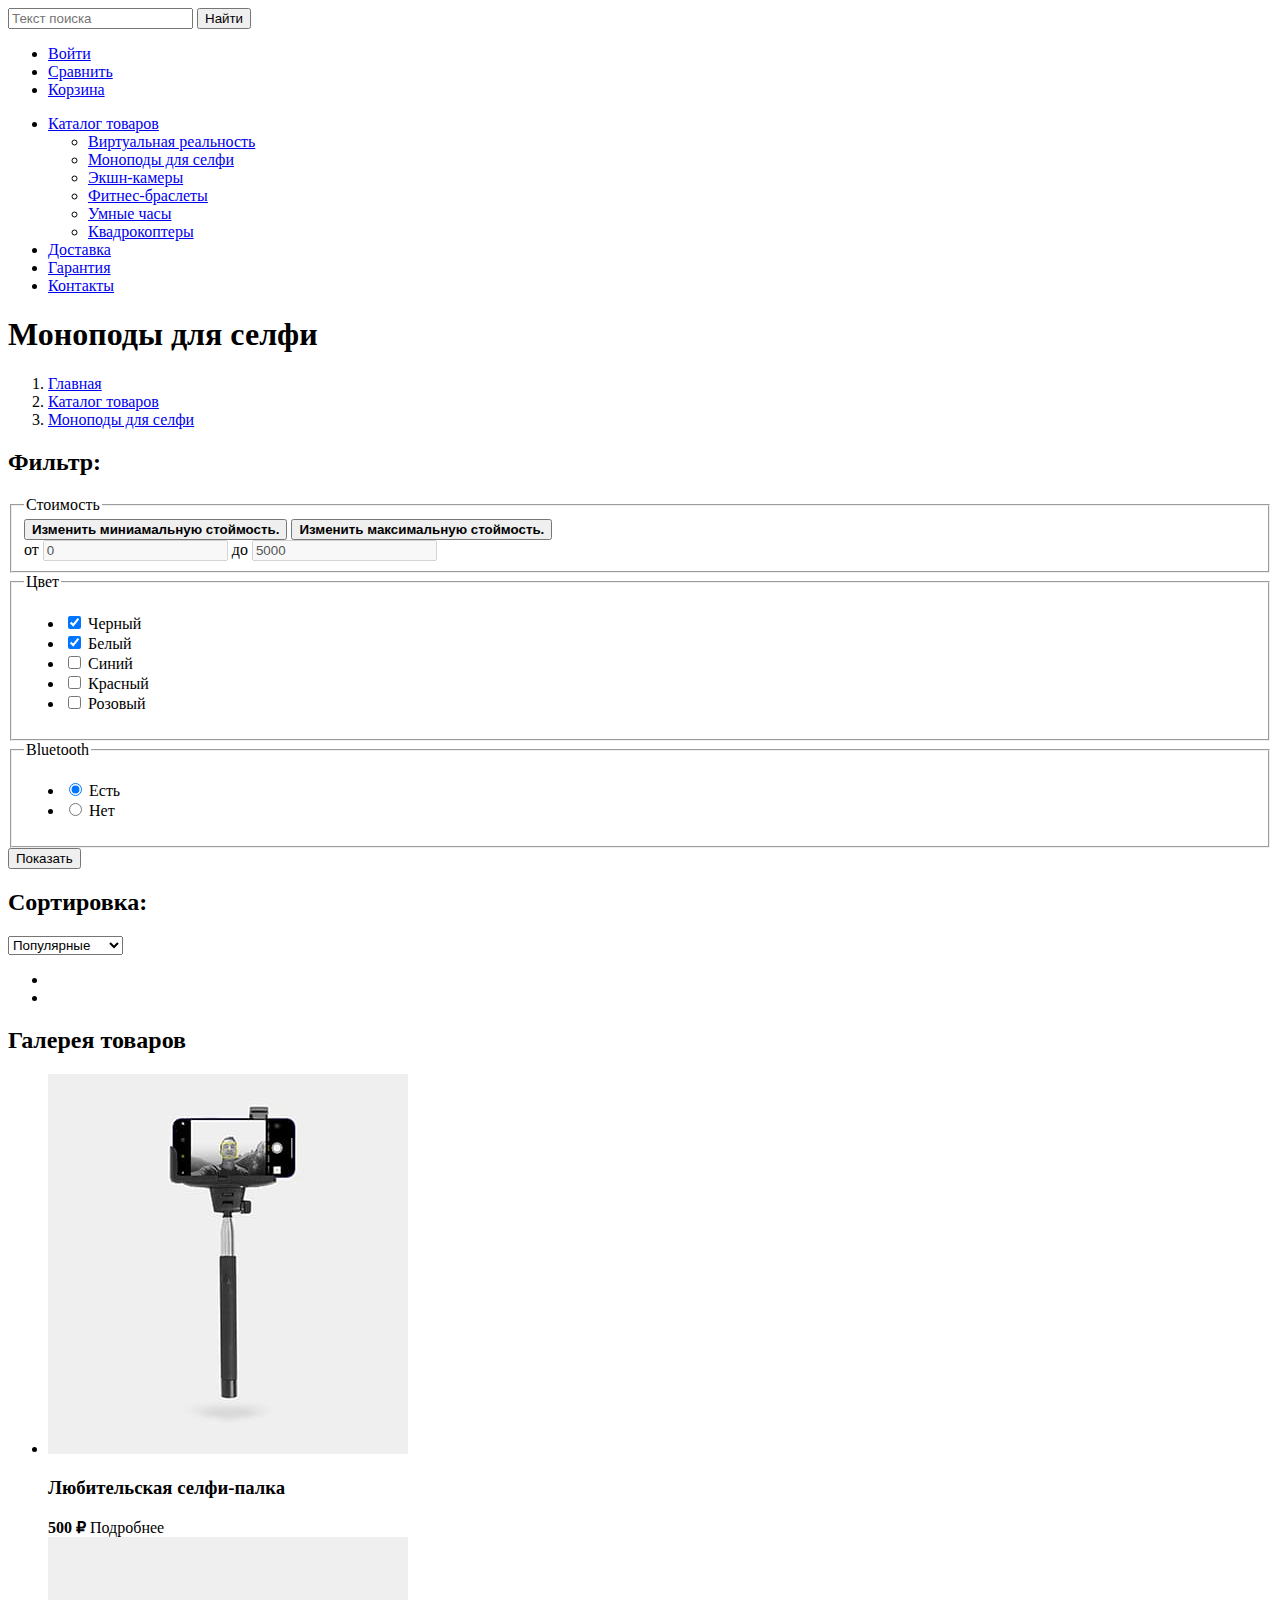
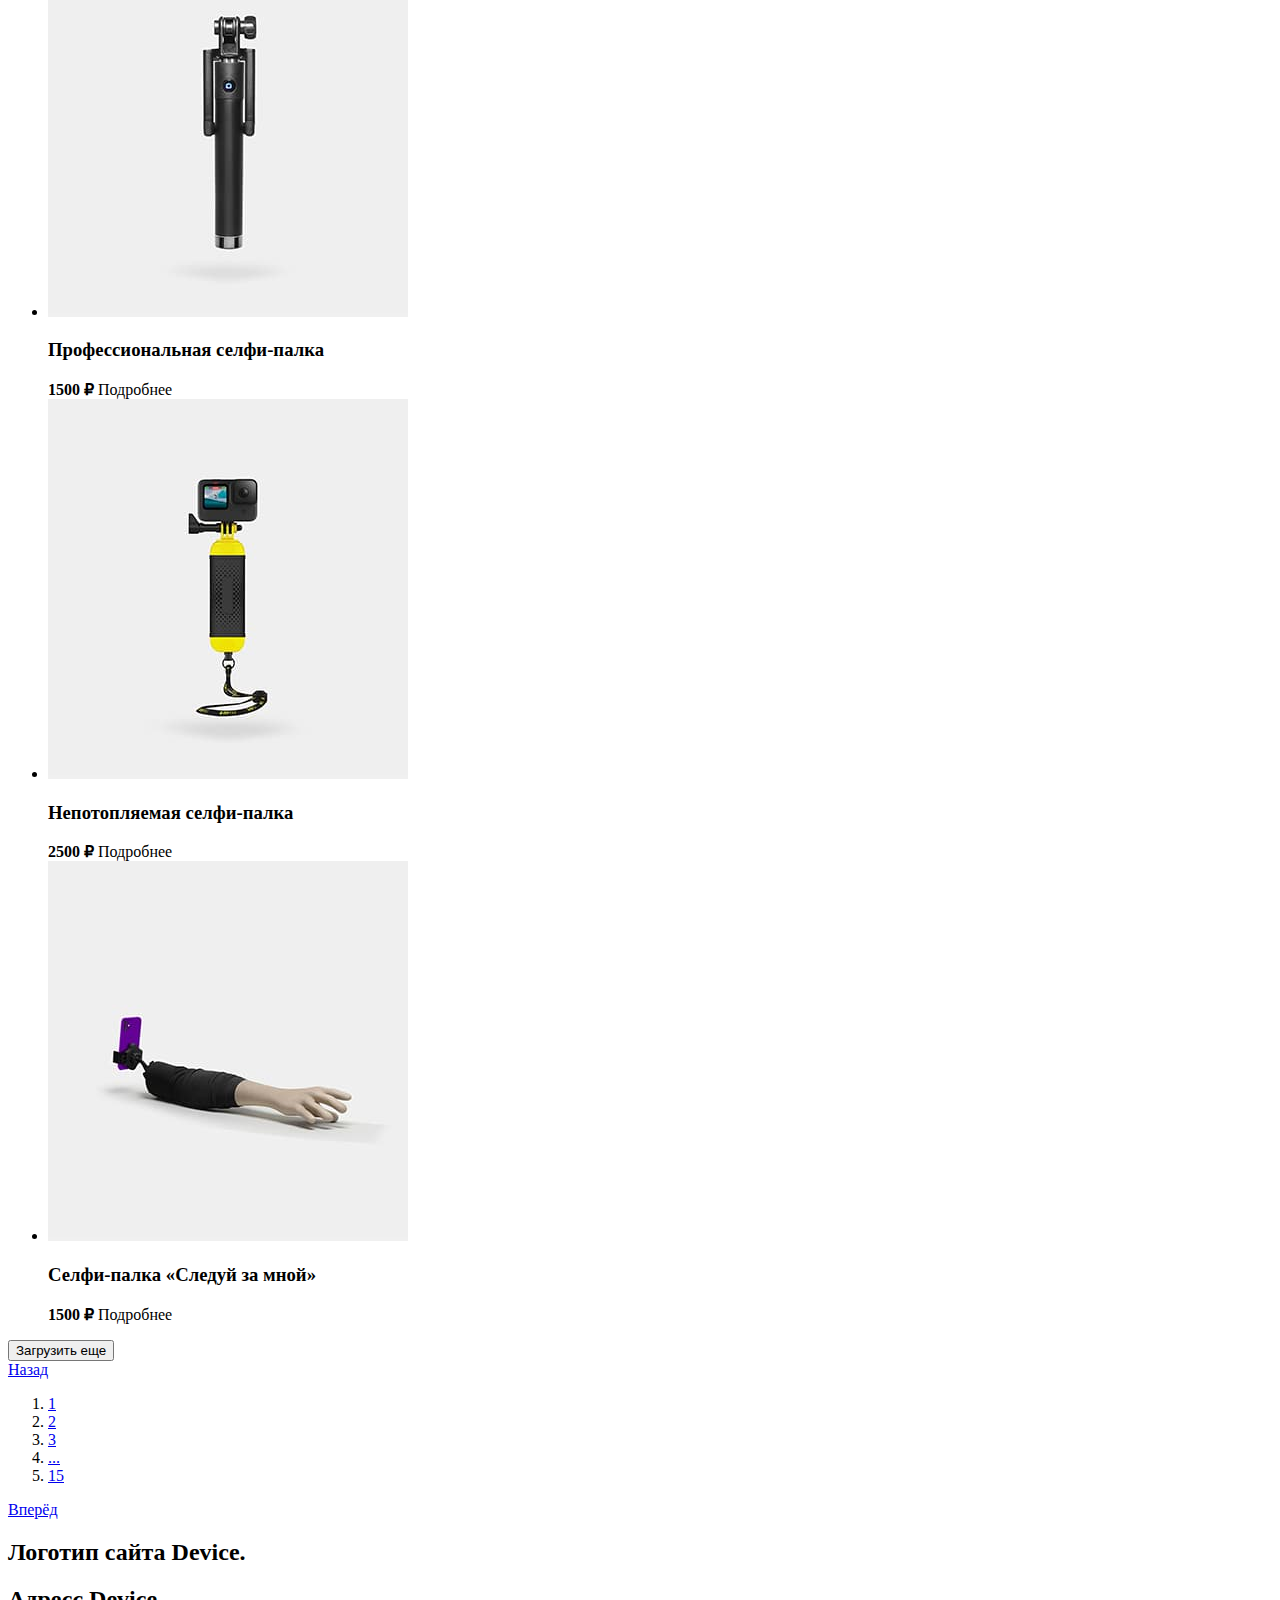
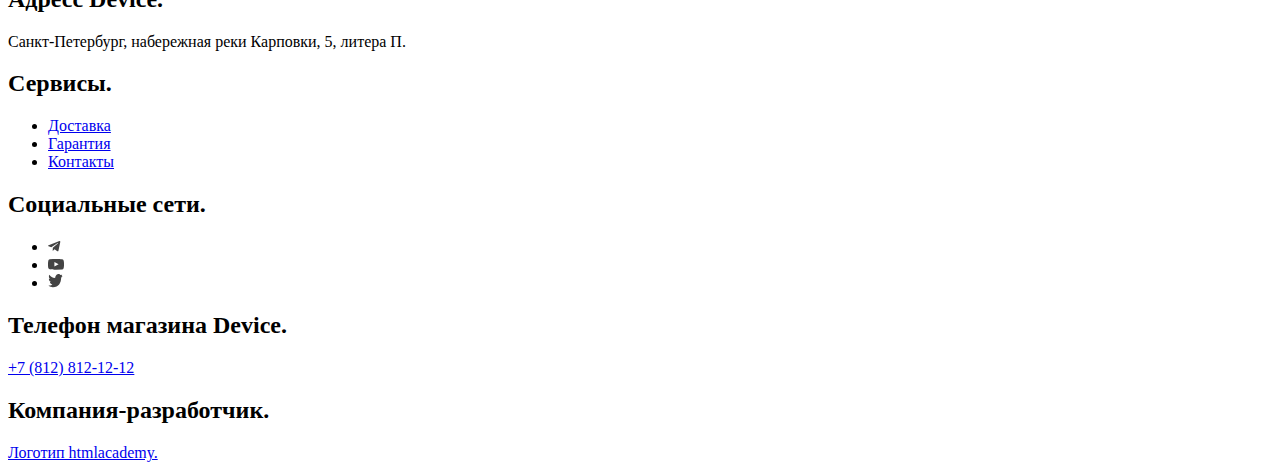
<file: 3/catalog.html>
<!DOCTYPE html>
<html lang="ru">
<head>
  <meta charset="UTF-8">
  <meta http-equiv="X-UA-Compatible" content="IE=edge">
  <meta name="viewport" content="width=device-width, initial-scale=1.0">
  <title>Каталог: Моноподы для селфи</title>
  <base href="https://htmlacademy-htmlcss.github.io/1554631-device-35/3/">
</head>
<body>
  <header class="header">
    <nav class="header__navigation">
      <div class="header__logo logo">
        <a class="logo__link" href="index.html">
        </a>
      </div>
      <div class="header__menu menu">
        <form class="menu__form" action="https://echo.htmlacademy.ru/" method="get">
          <input class="menu__form-search" type="search" name="site-search" placeholder="Текст поиска">
          <button class="menu__form-button button button--second" type="submit">Найти</button>
        </form>
        <ul class="menu__user-list">
          <li class="menu__user-list-item">
            <a class="menu__user-list-link" href="#">Войти</a>
          </li>
          <li class="menu__user-list-item">
            <a class="menu__user-list-link" href="#">Сравнить</a>
          </li>
          <li class="menu__user-list-item">
            <a class="menu__user-list-link" href="#">Корзина</a>
          </li>
        </ul>
        <ul class="menu__list">
          <li class="menu__list-item">
            <a class="menu__list-link" href="catalog.html">Каталог товаров</a>
            <ul class="menu__select-list">
              <li class="menu__select-list-item">
                <a class="menu__select-list-link" href="#">Виртуальная реальность</a>
              </li>
              <li class="menu__select-list-item">
                <a class="menu__select-list-link" href="catalog.html">Моноподы для cелфи</a>
              </li>
              <li class="menu__select-list-item">
                <a class="menu__select-list-link" href="#">Экшн-камеры</a>
              </li>
              <li class="menu__select-list-item">
                <a class="menu__select-list-link" href="#">Фитнес-браслеты</a>
              </li>
              <li class="menu__select-list-item">
                <a class="menu__select-list-link" href="#">Умные часы</a>
              </li>
              <li class="menu__select-list-item">
                <a class="menu__select-list-link" href="#">Квадрокоптеры</a>
              </li>
            </ul>
          </li>
          <li class="menu__list-item">
            <a class="menu__list-link" href="#">Доставка</a>
          </li>
          <li class="menu__list-item">
            <a class="menu__list-link" href="#">Гарантия</a>
          </li>
          <li class="menu__list-item">
            <a class="menu__list-link" href="#">Контакты</a>
          </li>
        </ul>
      </div>
    </nav>
  </header>
  <main class="catalog-monopods">
    <header class="catalog-monopods__header header-inner">
      <h1 class="header-inner__title">Моноподы для селфи</h1>
      <ol class="header-inner__breadcrumbs">
        <li class="header-inner__breadcrumbs-item">
          <a class="header-inner__breadcrumbs-link" href="index.html">Главная</a>
        </li>
        <li class="header-inner__breadcrumbs-item">
          <a class="header-inner__breadcrumbs-link" href="catalog.html">Каталог товаров</a>
        </li>
        <li class="header-inner__breadcrumbs-item">
          <a class="header-inner__breadcrumbs-link" href="catalog.html">Моноподы для селфи</a>
        </li>
      </ol>
    </header>
    <section class="catalog-monopods__filter filter">
      <h2 class="filter__title">Фильтр:</h2>
      <form class="filter__form" action="https://echo.htmlacademy.ru/" method="get">
        <fieldset class="filter__fieldset">
          <legend>Стоимость</legend>
          <div class="filter__range range">
            <div class="range__scale">
              <div class="range__bar" style="left: ; width: ;">
                <button class="range__toggle range__toggle--min" type="button" style="left: ;"><b class="visually-hidden">Изменить миниамальную стоймость.</b></button>
                <button class="range__toggle range__toggle--max" type="button" style="right: ;"><b class="visually-hidden">Изменить максимальную стоймость.</b></button>
              </div>
            </div>
            <div class="range__inputs">
              <label class="range__lable">
                <span>от</span>
                <input class="range__input" type="number" value="0" disabled>
              </label>
              <label class="range__lable">
                <span>до</span>
                <input class="range__input" type="number" value="5000" disabled>
              </label>
            </div>
          </div>
        </fieldset>
        <fieldset class="filter__fieldset">
          <legend>Цвет</legend>
          <ul class="filter__list">
            <li class="filter__item">
              <label class="filter__lable">
                <input class="filter__checkbox-hidden visually-hidden" type="checkbox" checked name="color" value="black">
                <span class="filter__checkbox"></span>
                Черный
              </label>
            </li>
            <li class="filter__item">
              <label class="filter__lable">
                <input class="filter__checkbox-hidden visually-hidden" type="checkbox" checked name="color" value="white">
                <span class="filter__checkbox"></span>
                Белый
              </label>
            </li>
            <li class="filter__item">
              <label class="filter__lable">
                <input class="filter__checkbox-hidden visually-hidden" type="checkbox" name="color" value="blue">
                <span class="filter__checkbox"></span>
                Синий
              </label>
            </li>
            <li class="filter__item">
              <label class="filter__lable">
                <input class="filter__checkbox-hidden visually-hidden" type="checkbox" name="color" value="red">
                <span class="filter__checkbox"></span>
                Красный
              </label>
            </li>
            <li class="filter__item">
              <label class="filter__lable">
                <input class="filter__checkbox-hidden visually-hidden" type="checkbox" name="color" value="pinkcolor">
                <span class="filter__checkbox"></span>
                Розовый
              </label>
            </li>
          </ul>
        </fieldset>
        <fieldset class="filter__fieldset">
          <legend>Bluetooth</legend>
          <ul class="filter__list">
            <li class="filter__item">
              <label class="filter__lable">
                <input class="filter__radio-hidden visually-hidden" type="radio" name="Bluetooth" value="yes" checked>
                <span class="filter__radio"></span>
                Есть
              </label>
            </li>
            <li class="filter__item">
              <label class="filter__lable">
                <input class="filter__radio-hidden visually-hidden" type="radio" name="Bluetooth" value="no">
                <span class="filter__radio"></span>
                Нет
              </label>
            </li>
          </ul>
        </fieldset>
        <button class="filter__button button" type="submit">Показать</button>
      </form>
    </section>
    <section class="catalog-monopods__sorting sorting">
      <h2 class="sorting__title">Сортировка:</h2>
      <select class="sorting__control" name="popularity"  aria-label="Сортировка по популярности">
        <option class="sorting__control-item" value="popular">Популярные</option>
        <option class="sorting__control-item" value="unpopular">Непопулярные</option>
      </select>
      <ul class="sorting__list">
        <li class="sorting__item">
          <a class="sorting__button " href="#" aria-label="Сверху вниз"></a>
        </li>
        <li class="sorting__item">
          <a class="sorting__button " href="#" aria-label="Снизу вверх "></a>
        </li>
      </ul>
    </section>
    <section class="catalog-monopods__gallery gallery-monopods">
      <h2 class="visually-hidden">Галерея товаров</h2>
      <ul class="gallery-monopods__cards-list">
        <li class="gallery-monopods__card card">
          <a class="card__link card__link--new" href="#" aria-label="Узнать подробнее о товаре">
            <img src="img/catalog/card-amateur-stick.jpg" alt="Любительская селфи-палка" width="360" height="380">
          </a>
          <h3 class="card__title">Любительская селфи-палка</h3>
          <b class="card__price">500 ₽</b>
          <span class="card__sign button">Подробнее</span>
        </li>
        <li class="gallery-monopods__card card">
          <a class="card__link card__link--new" href="#" aria-label="Узнать подробнее о товаре">
            <img src="img/catalog/card-professional-stick.jpg" alt="Профессиональная селфи-палка "  width="360" height="380">
          </a>
          <h3 class="card__title">Профессиональная селфи-палка</h3>
          <b class="card__price">1500 ₽</b>
          <span class="card__sign button">Подробнее</span>
        </li>
        <li class="gallery-monopods__card card">
          <a class="card__link card__link--new" href="#" aria-label="Узнать подробнее о товаре">
            <img src="img/catalog/card-unsinkable-stick.jpg" alt="Непотопляемая селфи-палка" width="360" height="380">
          </a>
          <h3 class="card__title">Непотопляемая селфи-палка</h3>
          <b class="card__price">2500 ₽</b>
          <span class="card__sign button">Подробнее</span>
        </li>
        <li class="gallery-monopods__card card">
          <a class="card__link card__link--new" href="#" aria-label="Узнать подробнее о товаре">
            <img src="img/catalog/card-beehind-stick.jpg" alt="Селфи-палка «Следуй за мной»" width="360" height="380">
          </a>
          <h3 class="card__title">Селфи-палка «Следуй за мной»</h3>
          <b class="card__price">1500 ₽</b>
          <span class="card__sign button">Подробнее</span>
        </li>
      </ul>
      <button class="gallery-monopods__button-showmore button button--third" type="button">Загрузить еще</button>
      <div class="gallery-monopods__pagination">
        <a class="gallery-monopods__pagination-button gallery-monopods__pagination-button--previous" href="#">Назад</a>
        <ol class="gallery-monopods__pagination-list">
          <li class="gallery-monopods__pagination-item">
            <a class="gallery-monopods__pagination-link gallery-monopods__pagination-link--current" href="#">1</a>
          </li>
          <li class="gallery-monopods__pagination-item">
            <a class="gallery-monopods__pagination-link" href="#">2</a>
          </li>
          <li class="gallery-monopods__pagination-item">
            <a class="gallery-monopods__pagination-link" href="#">3</a>
          </li>
          <li class="gallery-monopods__pagination-item">
            <a class="gallery-monopods__pagination-link" href="#">...</a>
          </li>
          <li class="gallery-monopods__pagination-item">
            <a class="gallery-monopods__pagination-link" href="#">15</a>
          </li>
        </ol>
        <a class="gallery-monopods__pagination-button gallery-monopods__pagination-button--next" href="#">Вперёд</a>
      </div>
    </section>
  </main>
  <footer class="footer">
    <section class="footer__logo logo">
      <h2 class="visually-hidden">Логотип сайта Device.</h2>
      <a class="logo__link" href="index.html"></a>
    </section>
    <section class="footer__addres addres-footer">
      <h2 class="visually-hidden">Адресс Device.</h2>
      <p class="addres-footer__text">Санкт-Петербург, набережная
        реки Карповки, 5, литера П.</p>
    </section>
    <section class="footer__menu menu-footer">
      <h2 class="visually-hidden">Сервисы.</h2>
      <ul class="menu-footer__list">
        <li class="menu-footer__item">
          <a class="menu-footer__link" href="#">Доставка</a>
        </li>
        <li class="menu-footer__item">
          <a class="menu-footer__link" href="#">Гарантия</a>
        </li>
        <li class="menu-footer__item">
          <a class="menu-footer__link" href="#">Контакты</a>
        </li>
      </ul>
    </section>
    <section class="footer__social social">
      <h2 class="visually-hidden">Социальные сети.</h2>
      <ul class="social__list">
        <li class="social__item">
          <a class="social__link" href="tg://resolve?domain=htmlacademy">
            <img class="social__icon" src="img/index/svg/telegram-icon.svg" alt="Telegram." width="13" height="11">
          </a>
        </li>
        <li class="social__item">
          <a class="social__link" href="https://www.youtube.com/c/HTMLAcademyRUS">
            <img class="social__icon" src="img/index/svg/youtube-icon.svg" alt="YouTube." width="16" height="11">
          </a>
        </li>
        <li class="social__item">
          <a class="social__link" href="https://twitter.com/htmlacademy_ru">
            <img class="social__icon" src="img/index/svg/twitter-icon.svg" alt="Twitter." width="15" height="14">
          </a>
        </li>
      </ul>
    </section>
    <section class="footer__phone phone-footer">
      <h2 class="visually-hidden">Телефон магазина Device.</h2>
      <a class="phone-footer__link" href="tel: +7 (812) 812-12-12">+7 (812) 812-12-12</a>
    </section>
    <section class="footer__copyright copyright">
      <h2 class="visually-hidden">Компания-разработчик.</h2>
      <a class="copyright__link" href="https://htmlacademy.ru/">
        <span class="visually-hidden">Логотип htmlacademy.</span>
      </a>
    </section>
  </footer>
</body>
</html>
</file>
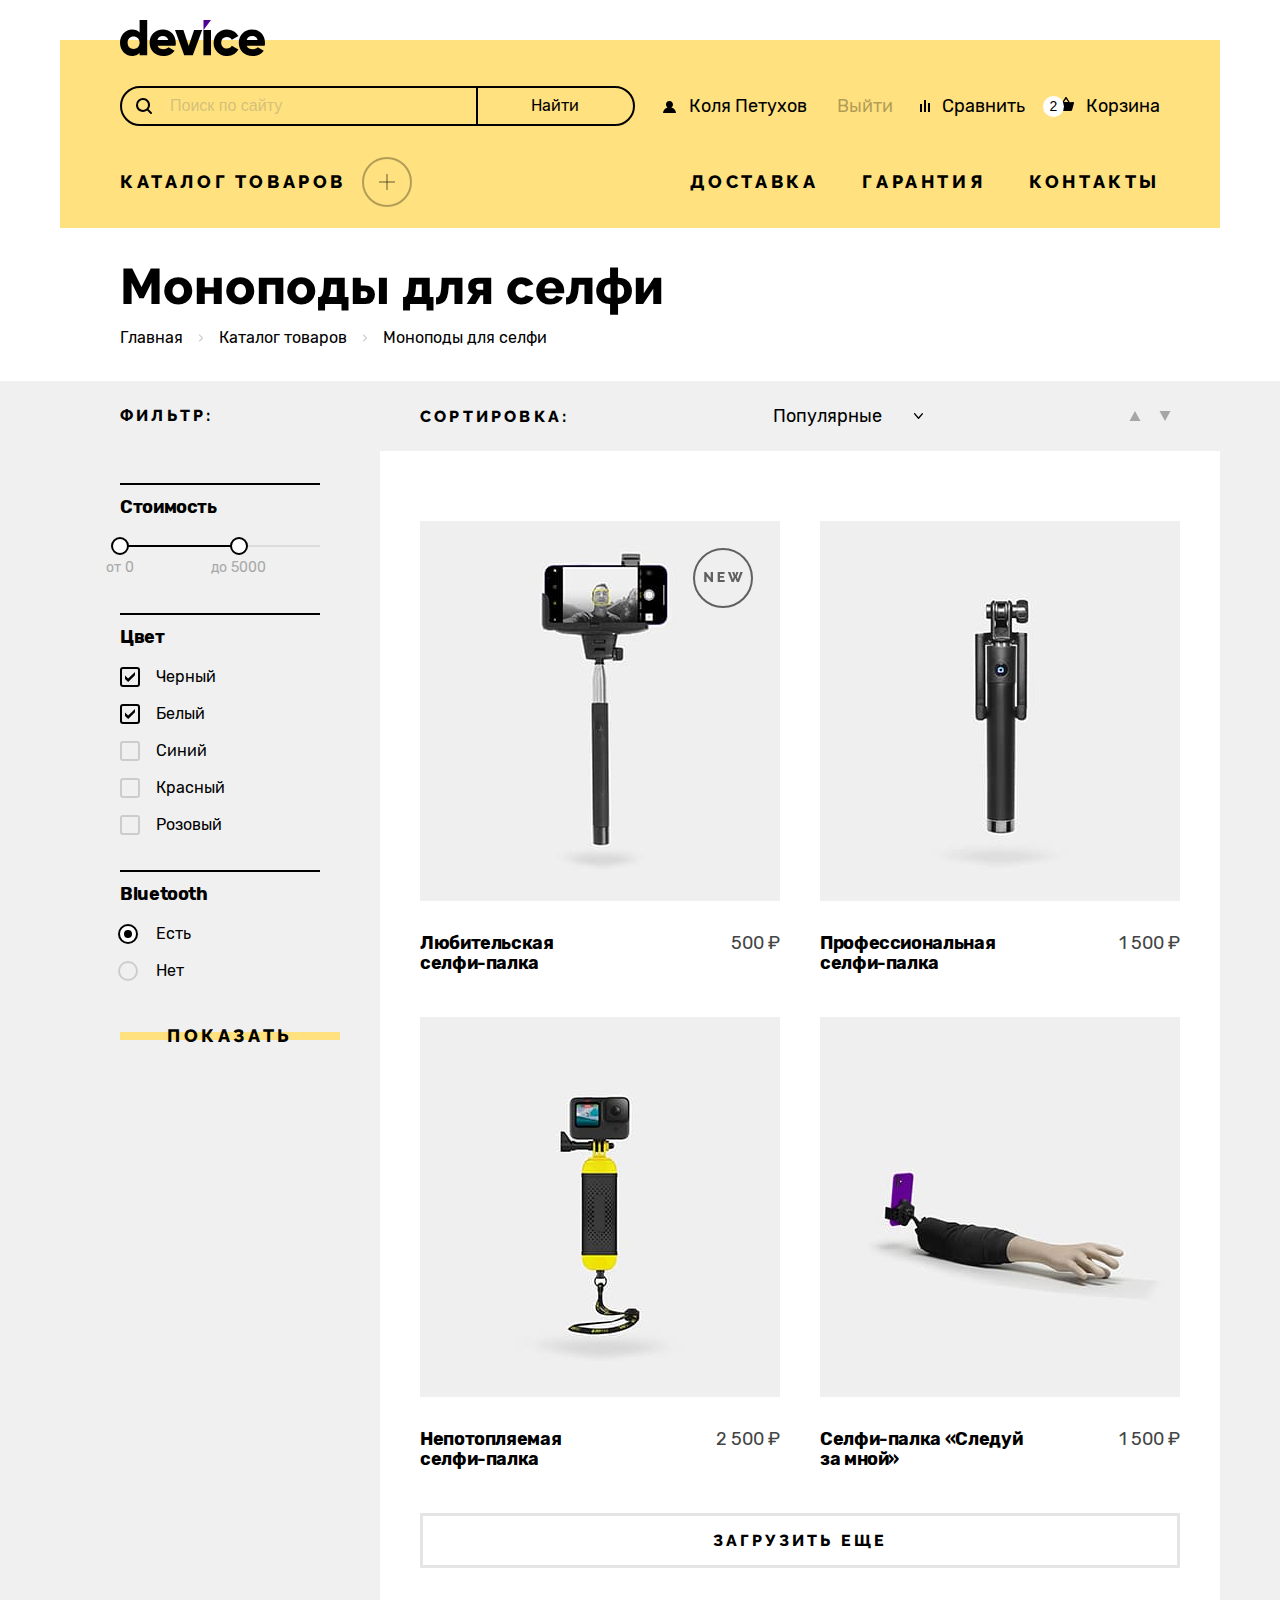
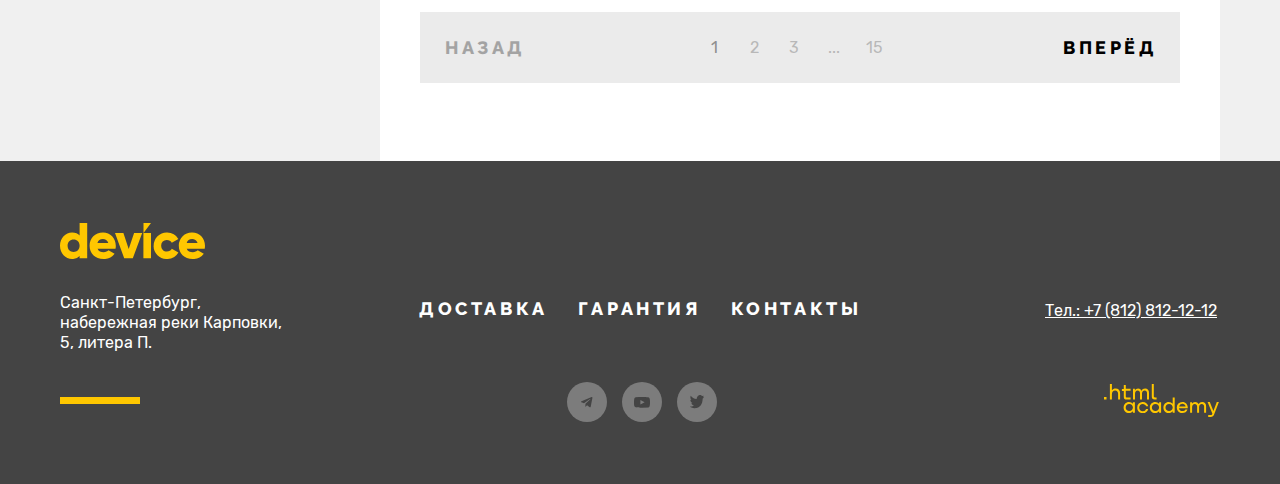
<file: 4/catalog.html>
<!DOCTYPE html>
<html lang="ru">
<head>
  <meta charset="UTF-8">
  <meta http-equiv="X-UA-Compatible" content="IE=edge">
  <meta name="viewport" content="width=device-width, initial-scale=1.0">
  <link rel="stylesheet" href="./styles/style.css">
  <link rel="icon" href="./favicon.ico" type="image/x-icon">
  <title>Каталог: Моноподы для селфи</title>
  <base href="https://htmlacademy-htmlcss.github.io/1554631-device-35/4/">
</head>
<body>
  <header class="header">
    <nav class="header__navigation">
      <div class="header__logo logo">
        <a class="logo__link" href="index.html">
          <svg class="logo__image" width="145" height="36" viewBox="0 0 145 36" fill="#000" xmlns="http://www.w3.org/2000/svg">
            <path d="M27.2 0v35.3h-7.6v-2.4a9.5 9.5 0 01-7.5 3.1C5.5 36 0 30.2 0 22.7 0 15.2 5.5 9.4 12.1 9.4c3.4 0 6 1.2 7.5 3.1V0h7.6zm-7.6 22.7c0-3.8-2.5-6.2-6-6.2s-6 2.4-6 6.2c0 3.8 2.5 6.2 6 6.2 3.5-.1 6-2.4 6-6.2zM43.7 29.2c2.1 0 3.8-.8 4.8-1.9l6.1 3.5a13 13 0 01-11 5.2c-8.6 0-14-5.8-14-13.3C29.6 15.2 35 9.4 43 9.4c7.4 0 12.8 5.7 12.8 13.3 0 1.1 0 2.1-.3 3H37.6c1 2.6 3.3 3.5 6.1 3.5zm4.6-9.1c-.8-2.9-3-4-5.4-4-2.9 0-4.8 1.4-5.5 4h11zM82.2 10.1l-9.4 25.2h-8.6L55 10.1h8.4l5.3 16 5.4-16h8.2zM83.5 10.1H91v25.2h-7.6V10.1zM93.7 22.7A13 13 0 01107 9.4a13 13 0 0111.4 6.5l-6.6 3.8c-1-1.8-2.7-2.8-5-2.8a5.5 5.5 0 00-5.6 5.8c0 3.5 2.4 5.8 5.7 5.8 2.2 0 4-1.1 4.9-2.8l6.6 3.8A12.8 12.8 0 01107 36a13 13 0 01-13.4-13.3zM132.9 29.2c2 0 3.8-.8 4.8-1.9l6.1 3.5a13 13 0 01-11 5.2c-8.6 0-14-5.8-14-13.3a13 13 0 0113.4-13.3c7.4 0 12.8 5.7 12.8 13.3 0 1.1-.1 2.1-.3 3h-18c1 2.6 3.4 3.5 6.2 3.5zm4.7-9.1c-.8-2.9-3.1-4-5.4-4-3 0-4.8 1.4-5.5 4h10.9z" />
            <path d="M83.5 0v10.1L91 0h-7.6z" fill="#510094"/>
          </svg>
          <span class="visually-hidden">Логотип Device.</span>
        </a>
      </div>
      <div class="header__menu menu">
        <form class="menu__form" action="https://echo.htmlacademy.ru/" method="get">
          <div class="menu__form-search-wrapper">
            <input class="menu__form-search" type="search" name="site-search" placeholder="Поиск по сайту">
          </div>
          <button class="menu__form-button button button--second" type="submit">Найти</button>
        </form>
        <ul class="menu__user-list">
          <li class="menu__user-list-item menu__user-list-item--loged-in">
            <a class="menu__user-list-link menu__user-list-link--login menu__user-list-link--login-loged-in" href="#">Коля Петухов</a>
            <button class="menu__user-list-button-sign-out" type="button">Выйти</button>
          </li>
          <li class="menu__user-list-item">
            <a class="menu__user-list-link menu__user-list-link--compare" href="#">Сравнить</a>
          </li>
          <li class="menu__user-list-item menu__user-list-item--bascket">
            <a class="menu__user-list-link menu__user-list-link--bascket" href="#">Корзина</a>
            <div class="menu__user-list-number-goods-bascket-wrapper">
              <b class="visually-hidden">Число товаров в корзине.</b>
              <input class="menu__user-list-number-goods-bascket" type="number" name="basket-goods" value="2" disabled>
            </div>
            <div class="menu__user-list-bascket-popover popover">
              <ul class="popover__list-cards">
                <li class="popover__card">
                  <a class="popover__card-link" href="#">
                    <img class="popover__card-link-image" src="./img/index/popover-card-product-amateur-selfie-stick.jpg" alt="Любительская селфи-палка" width="39" height="43">
                    <span class="popover__card-link-image-sign">Любительская селфи-палка</span>
                  </a>
                  <button class="popover__card-button-close" type="button">
                    <span class="visually-hidden">Удалить из корзины.</span>
                  </button>
                </li>
                <li class="popover__card">
                  <a class="popover__card-link" href="#">
                    <img class="popover__card-link-image" src="./img/index/popover-list-card-product-professional-selfie-stick.jpg" alt="Профессиональная
                    селфи-палка" width="39" height="43">
                    <span class="popover__card-link-image-sign">Профессиональная
                      селфи-палка</span>
                  </a>
                  <button class="popover__card-button-close" type="button">
                    <span class="visually-hidden">Удалить из корзины.</span>
                  </button>
                </li>
              </ul>
              <div class="popover__total-amount-directory">
                <span class="popover__total-amount-directory-sign">Товаров:</span>
                <input class="popover__total-amount-directory-number" type="number" name="popover__total-amount-directory" value="2" disabled>
              </div>
              <div class="popover__total-price-directory">
                <b class="popover__total-price-directory-sign">Сумма:</b>
                <div class="popover__wrapper-total-price-directory-number">
                  <input class="popover__total-price-directory-number" type="number" name="popover__total-price-directory" value="2000" disabled>
                </div>
              </div>
              <a class="popover__button button button--fourth" href="#">Открыть корзину</a>
            </div>
          </li>
        </ul>
        <ul class="menu__list">
          <li class="menu__list-item menu__list-item--parent-select">
            <div class="menu__wrapper-link">
              <a class="menu__list-link menu__list-link--select" href="catalog.html">Каталог товаров</a>
              <button class="menu__list-item-parent-select-button" type="button" tabindex="-1">
                <span class="visually-hidden">Открыть - закрыть список.</span>
              </button>
            </div>
            <ul class="menu__select-list">
              <li class="menu__select-list-item">
                <ul class="menu__select-sub-list">
                  <li class="menu__select-sub-list-item">
                    <a class="menu__select-list-link" href="#">Виртуальная реальность</a>
                  </li>
                  <li class="menu__select-sub-list-item">
                    <a class="menu__select-list-link" href="catalog.html">Моноподы для cелфи</a>
                  </li>
                  <li class="menu__select-sub-list-item">
                    <a class="menu__select-list-link" href="#">Экшн-камеры</a>
                  </li>
                </ul>
              </li>
              <li class="menu__select-list-item">
                <ul class="menu__select-sub-list">
                  <li class="menu__select-sub-list-item">
                    <a class="menu__select-list-link" href="#">Фитнес-браслеты</a>
                  </li>
                  <li class="menu__select-sub-list-item">
                    <a class="menu__select-list-link" href="#">Умные часы</a>
                  </li>
                </ul>
              </li>
              <li class="menu__select-list-item">
                <ul class="menu__select-sub-list">
                  <li class="menu__select-sub-list-item">
                    <a class="menu__select-list-link" href="#">Квадрокоптеры</a>
                  </li>
                </ul>
              </li>
            </ul>
          </li>
          <li class="menu__list-item">
            <a class="menu__list-link" href="#">Доставка</a>
          </li>
          <li class="menu__list-item">
            <a class="menu__list-link" href="#">Гарантия</a>
          </li>
          <li class="menu__list-item">
            <a class="menu__list-link" href="#">Контакты</a>
          </li>
        </ul>
      </div>
    </nav>
  </header>
  <main class="catalog-monopods stick-footer">
    <header class="catalog-monopods__header header-inner">
      <h1 class="header-inner__title">Моноподы для селфи</h1>
      <ol class="header-inner__breadcrumbs">
        <li class="header-inner__breadcrumbs-item">
          <a class="header-inner__breadcrumbs-link" href="index.html">Главная</a>
        </li>
        <li class="header-inner__breadcrumbs-item">
          <a class="header-inner__breadcrumbs-link" href="catalog.html">Каталог товаров</a>
        </li>
        <li class="header-inner__breadcrumbs-item">
          <a class="header-inner__breadcrumbs-link" href="catalog.html">Моноподы для селфи</a>
        </li>
      </ol>
    </header>
    <div class="catalog-monopods__container">
      <section class="catalog-monopods__filter filter">
        <h2 class="filter__title">Фильтр:</h2>
        <form class="filter__form" action="https://echo.htmlacademy.ru/" method="get">
          <fieldset class="filter__fieldset">
            <legend class="filter__legend">Стоимость</legend>
            <div class="filter__range range">
              <div class="range__scale">
                <div class="range__bar">
                  <button class="range__toggle range__toggle--min" type="button"><b class="visually-hidden">Изменить минимальную стоимость.</b></button>
                  <button class="range__toggle range__toggle--max" type="button"><b class="visually-hidden">Изменить максимальную стоимость.</b></button>
                </div>
              </div>
              <div class="range__inputs">
                <label class="range__lable range__lable--min">
                  <span>от</span>
                  <input class="range__input range__input--min" type="number" name="min-price" value="0" disabled>
                </label>
                <label class="range__lable range__lable--max">
                  <span>до</span>
                  <input class="range__input range__input--max" type="number" name="max-price" value="5000" disabled>
                </label>
              </div>
            </div>
          </fieldset>
          <fieldset class="filter__fieldset">
            <legend class="filter__legend">Цвет</legend>
            <ul class="filter__list">
              <li class="filter__item">
                <label class="filter__lable">
                  <input class="visually-hidden" type="checkbox" checked name="color" value="black">
                  <span class="filter__checkbox"></span>
                  Черный
                </label>
              </li>
              <li class="filter__item">
                <label class="filter__lable">
                  <input class="visually-hidden" type="checkbox" checked name="color" value="white">
                  <span class="filter__checkbox"></span>
                  Белый
                </label>
              </li>
              <li class="filter__item">
                <label class="filter__lable">
                  <input class="visually-hidden" type="checkbox" name="color" value="blue">
                  <span class="filter__checkbox"></span>
                  Синий
                </label>
              </li>
              <li class="filter__item">
                <label class="filter__lable">
                  <input class="visually-hidden" type="checkbox" name="color" value="red">
                  <span class="filter__checkbox"></span>
                  Красный
                </label>
              </li>
              <li class="filter__item">
                <label class="filter__lable">
                  <input class="visually-hidden" type="checkbox" name="color" value="pinkcolor">
                  <span class="filter__checkbox"></span>
                  Розовый
                </label>
              </li>
            </ul>
          </fieldset>
          <fieldset class="filter__fieldset">
            <legend class="filter__legend">Bluetooth</legend>
            <ul class="filter__list">
              <li class="filter__item">
                <label class="filter__lable">
                  <input class="visually-hidden" type="radio" name="Bluetooth" value="yes" checked>
                  <span class="filter__radio"></span>
                  Есть
                </label>
              </li>
              <li class="filter__item">
                <label class="filter__lable">
                  <input class="visually-hidden" type="radio" name="Bluetooth" value="no">
                  <span class="filter__radio"></span>
                  Нет
                </label>
              </li>
            </ul>
          </fieldset>
          <button class="filter__button button" type="submit">Показать</button>
        </form>
      </section>
      <section class="catalog-monopods__sorting sorting">
        <h2 class="sorting__title">Сортировка:</h2>
        <select class="sorting__control" name="popularity"  aria-label="Сортировка по популярности">
          <option class="sorting__control-item" value="popular">Популярные</option>
          <option class="sorting__control-item" value="unpopular">Непопулярные</option>
        </select>
        <ul class="sorting__list">
          <li class="sorting__item">
            <a class="sorting__button " href="#" aria-label="Сверху вниз"></a>
          </li>
          <li class="sorting__item">
            <a class="sorting__button sorting__button--down" href="#" aria-label="Снизу вверх "></a>
          </li>
        </ul>
      </section>
      <section class="catalog-monopods__gallery gallery-monopods">
        <h2 class="visually-hidden">Галерея товаров</h2>
        <ul class="gallery-monopods__cards-list">
          <li class="gallery-monopods__card card">
            <a class="card__link card__link--new" href="#" aria-label="Узнать подробнее о товаре">
              <img src="img/catalog/card-amateur-stick.jpg" alt="Любительская селфи-палка" width="360" height="380">
              <h3 class="card__title">Любительская <br> селфи-палка</h3>
              <b class="card__price">500 ₽</b>
            </a>
            <a class="card__sign button" href="#" tabindex="-1">Подробнее</a>
          </li>
          <li class="gallery-monopods__card card">
            <a class="card__link" href="#" aria-label="Узнать подробнее о товаре">
              <img src="img/catalog/card-professional-stick.jpg" alt="Профессиональная селфи-палка "  width="360" height="380">
              <h3 class="card__title">Профессиональная селфи-палка</h3>
              <b class="card__price">1 500 ₽</b>
            </a>
            <a class="card__sign button" href="#" tabindex="-1">Подробнее</a>
          </li>
          <li class="gallery-monopods__card card">
            <a class="card__link" href="#" aria-label="Узнать подробнее о товаре">
              <img src="img/catalog/card-unsinkable-stick.jpg" alt="Непотопляемая селфи-палка" width="360" height="380">
              <h3 class="card__title">Непотопляемая <br> селфи-палка</h3>
              <b class="card__price">2 500 ₽</b>
            </a>
            <a class="card__sign button" href="#" tabindex="-1">Подробнее</a>
          </li>
          <li class="gallery-monopods__card card">
            <a class="card__link" href="#" aria-label="Узнать подробнее о товаре">
              <img src="img/catalog/card-beehind-stick.jpg" alt="Селфи-палка «Следуй за мной»" width="360" height="380">
              <h3 class="card__title">Селфи-палка «Следуй <br> за мной»</h3>
              <b class="card__price">1 500 ₽</b>
            </a>
            <a class="card__sign button" href="#" tabindex="-1">Подробнее</a>
          </li>
        </ul>
        <button class="gallery-monopods__button-showmore button button--third" type="button">Загрузить еще</button>
        <div class="gallery-monopods__pagination">
          <a class="gallery-monopods__pagination-button gallery-monopods__pagination-button--current" href="#">Назад</a>
          <ol class="gallery-monopods__pagination-list">
            <li class="gallery-monopods__pagination-item">
              <a class="gallery-monopods__pagination-link gallery-monopods__pagination-link--current" href="#">1</a>
            </li>
            <li class="gallery-monopods__pagination-item">
              <a class="gallery-monopods__pagination-link" href="#">2</a>
            </li>
            <li class="gallery-monopods__pagination-item">
              <a class="gallery-monopods__pagination-link" href="#">3</a>
            </li>
            <li class="gallery-monopods__pagination-item">
              <a class="gallery-monopods__pagination-link" href="#">...</a>
            </li>
            <li class="gallery-monopods__pagination-item">
              <a class="gallery-monopods__pagination-link" href="#">15</a>
            </li>
          </ol>
          <a class="gallery-monopods__pagination-button" href="#">Вперёд</a>
        </div>
      </section>
    </div>
  </main>
  <footer class="footer">
    <div class="footer__container">
      <section class="footer__logo logo">
        <h2 class="visually-hidden">Логотип сайта Device.</h2>
        <a class="logo__link" href="index.html">
          <svg class="logo__image" width="145" height="36" viewBox="0 0 145 36" fill="#ffc700" xmlns="http://www.w3.org/2000/svg">
            <path d="M27.2 0v35.3h-7.6v-2.4a9.5 9.5 0 01-7.5 3.1C5.5 36 0 30.2 0 22.7 0 15.2 5.5 9.4 12.1 9.4c3.4 0 6 1.2 7.5 3.1V0h7.6zm-7.6 22.7c0-3.8-2.5-6.2-6-6.2s-6 2.4-6 6.2c0 3.8 2.5 6.2 6 6.2 3.5-.1 6-2.4 6-6.2zM43.7 29.2c2.1 0 3.8-.8 4.8-1.9l6.1 3.5a13 13 0 01-11 5.2c-8.6 0-14-5.8-14-13.3C29.6 15.2 35 9.4 43 9.4c7.4 0 12.8 5.7 12.8 13.3 0 1.1 0 2.1-.3 3H37.6c1 2.6 3.3 3.5 6.1 3.5zm4.6-9.1c-.8-2.9-3-4-5.4-4-2.9 0-4.8 1.4-5.5 4h11zM82.2 10.1l-9.4 25.2h-8.6L55 10.1h8.4l5.3 16 5.4-16h8.2zM83.5 10.1H91v25.2h-7.6V10.1zM93.7 22.7A13 13 0 01107 9.4a13 13 0 0111.4 6.5l-6.6 3.8c-1-1.8-2.7-2.8-5-2.8a5.5 5.5 0 00-5.6 5.8c0 3.5 2.4 5.8 5.7 5.8 2.2 0 4-1.1 4.9-2.8l6.6 3.8A12.8 12.8 0 01107 36a13 13 0 01-13.4-13.3zM132.9 29.2c2 0 3.8-.8 4.8-1.9l6.1 3.5a13 13 0 01-11 5.2c-8.6 0-14-5.8-14-13.3a13 13 0 0113.4-13.3c7.4 0 12.8 5.7 12.8 13.3 0 1.1-.1 2.1-.3 3h-18c1 2.6 3.4 3.5 6.2 3.5zm4.7-9.1c-.8-2.9-3.1-4-5.4-4-3 0-4.8 1.4-5.5 4h10.9z" />
            <path d="M83.5 0v10.1L91 0h-7.6z" fill="#ffc700"/>
          </svg>
        </a>
      </section>
      <section class="footer__addres addres-footer">
        <h2 class="visually-hidden">Адрес Device.</h2>
        <p class="addres-footer__text">Санкт-Петербург, набережная
          реки Карповки, 5, литера П.</p>
      </section>
      <div class="footer__container-united">
        <section class="footer__menu menu-footer">
          <h2 class="visually-hidden">Сервисы.</h2>
          <ul class="menu-footer__list">
            <li class="menu-footer__item">
              <a class="menu-footer__link" href="#">Доставка</a>
            </li>
            <li class="menu-footer__item">
              <a class="menu-footer__link" href="#">Гарантия</a>
            </li>
            <li class="menu-footer__item">
              <a class="menu-footer__link" href="#">Контакты</a>
            </li>
          </ul>
        </section>
        <section class="footer__social social">
          <h2 class="visually-hidden">Социальные сети.</h2>
          <ul class="social__list">
            <li class="social__item">
              <a class="social__link" href="https://t.me/htmlacademy" target="_blank">
                <img class="social__icon" src="img/index/svg/telegram-icon.svg" alt="Telegram." width="13" height="11">
              </a>
            </li>
            <li class="social__item">
              <a class="social__link" href="https://www.youtube.com/user/htmlacademyru" target="_blank">
                <img class="social__icon" src="img/index/svg/youtube-icon.svg" alt="YouTube." width="16" height="11">
              </a>
            </li>
            <li class="social__item">
              <a class="social__link" href="https://twitter.com/htmlacademy_ru" target="_blank">
                <img class="social__icon" src="img/index/svg/twitter-icon.svg" alt="Twitter." width="15" height="14">
              </a>
            </li>
          </ul>
        </section>
      </div>
      <div class="footer__container-united">
        <section class="footer__phone phone-footer">
          <h2 class="visually-hidden">Телефон магазина Device.</h2>
          <a class="phone-footer__link" href="tel:+78128121212">Тел.: +7 (812) 812-12-12</a>
        </section>
        <section class="footer__copyright copyright">
          <h2 class="visually-hidden">Компания-разработчик.</h2>
          <a class="copyright__link" href="https://htmlacademy.ru/" target="_blank">
            <span class="visually-hidden">Логотип компании разработчика - htmlacademy.</span>
            <svg class="copyright__logo" width="115" height="33" viewBox="0 0 115 33" xmlns="http://www.w3.org/2000/svg">
              <path d="M0 12.9v2.6h2.5v-2.6H0zM11.6 4.5c-1.6 0-2.8.7-3.6 1.7h-.1V0h-2v15.5h2v-5.3c0-2.1 1.3-3.6 3.3-3.6 1.8 0 2.9 1.4 2.9 3.2v5.7h2V9.4c.1-3-1.8-4.9-4.5-4.9zM26.6 4.8h-4.8V1.1h-2v3.8h-1.9v2h1.9v6c0 1.7 1 2.7 2.7 2.7h4.1v-2h-3.7c-.7 0-1.1-.4-1.1-1.1V6.8h4.8v-2zM41.1 4.6c-1.6 0-2.9.8-3.5 2.1h-.1a3.7 3.7 0 00-3.4-2.1c-1.4 0-2.5.8-3.1 1.8h-.1V4.8H29v10.6h2V10c0-2 1-3.5 2.6-3.5 1.5 0 2.4 1 2.4 2.6v6.3h2V9.8c0-2.4 1.4-3.3 2.6-3.3 1.5 0 2.4 1 2.4 2.6v6.3h2V8.9c.1-2.5-1.4-4.3-3.9-4.3zM47.8 12.7c0 1.7 1 2.7 2.8 2.7h2v-2h-1.7c-.7 0-1.1-.4-1.1-1.1V0h-2v12.7zM28.9 19.7a4.9 4.9 0 00-3.9-1.8c-3.1 0-5.4 2.3-5.4 5.6s2.3 5.6 5.4 5.6c1.8 0 3-.8 3.8-1.9h.1v1.6h2V18.2h-2v1.5zm-3.6 7.4a3.5 3.5 0 01-3.6-3.6c0-2 1.4-3.6 3.6-3.6s3.6 1.6 3.6 3.6c0 1.9-1.4 3.6-3.6 3.6zM44.2 22c-.5-2.4-2.6-4.1-5.4-4.1a5.4 5.4 0 00-5.6 5.6c0 3.1 2.2 5.6 5.6 5.6 2.8 0 4.9-1.8 5.4-4.2h-2.1a3.4 3.4 0 01-3.3 2.3 3.5 3.5 0 01-3.6-3.6c0-2 1.4-3.6 3.6-3.6 1.6 0 2.8 1 3.3 2.2h2.1V22zM55.1 19.7a4.9 4.9 0 00-3.9-1.8c-3.1 0-5.4 2.3-5.4 5.6s2.3 5.6 5.4 5.6c1.8 0 3-.8 3.8-1.9h.1v1.6h2V18.2h-2v1.5zm-3.6 7.4a3.5 3.5 0 01-3.6-3.6c0-2 1.4-3.6 3.6-3.6s3.6 1.6 3.6 3.6c0 1.9-1.5 3.6-3.6 3.6zM68.7 19.8a5 5 0 00-3.9-1.9c-3.1 0-5.4 2.3-5.4 5.6s2.2 5.6 5.4 5.6c1.7 0 3-.8 3.8-1.8h.1v1.5h2V13.4h-2v6.4zm-3.6 7.3a3.5 3.5 0 01-3.6-3.6c0-2 1.4-3.6 3.6-3.6s3.6 1.6 3.6 3.6c-.1 2-1.5 3.6-3.6 3.6zM78.3 17.9a5.4 5.4 0 00-5.5 5.6c0 3 2.1 5.6 5.5 5.6 2.5 0 4.5-1.3 5.2-3.6h-2.1c-.5 1-1.6 1.6-3 1.6-1.9 0-3.3-1.3-3.4-2.9h8.8c.2-3.6-2-6.3-5.5-6.3zm0 1.9c1.7 0 3 1 3.3 2.6h-6.5a3.2 3.2 0 013.2-2.6zM98.2 17.9a4 4 0 00-3.6 2h-.1c-.6-1.2-1.8-2-3.4-2-1.4 0-2.5.7-3.1 1.8v-1.5h-1.9v10.6h2v-5.4c0-2 1-3.4 2.6-3.5 1.5 0 2.4 1 2.4 2.6v6.3h2v-5.6c0-2.4 1.4-3.3 2.6-3.3 1.5 0 2.4 1 2.4 2.6v6.3h2v-6.5c.1-2.6-1.4-4.4-3.9-4.4zM109.4 27l-3.6-8.9h-2.2l4.8 11.6c-.3.9-.7 1.2-1.7 1.2h-2.5v2h2.5c1.8 0 2.8-.8 3.5-2.6l4.7-12.2h-2.1l-3.4 8.9z"/>
            </svg>
          </a>
        </section>
      </div>
    </div>
  </footer>
</body>
</html>
</file>
<file: styles/style.css>
/*
* Prefixed by https://autoprefixer.github.io
* PostCSS: v8.4.14,
* Autoprefixer: v10.4.7
* Browsers: last 1 version,>1%
*/

/* Шрифты */
@font-face {
  font-family: "Rubik";
  src: url("../fonts/rubik/rubik-400.woff2") format("woff2");
  font-style: normal;
  font-weight: 400;
  font-display: swap;
}

@font-face {
  font-family: "Rubik";
  src: url("../fonts/rubik/rubik-700.woff2") format("woff2");
  font-style: normal;
  font-weight: 700;
  font-display: swap;
}

@font-face {
  font-family: "Raleway";
  src: url("../fonts/raleway/raleway-800.woff2") format("woff2");
  font-style: normal;
  font-weight: 800;
  font-display: swap;
}

/* normalise */
html {
  height: 100%;
  overflow: scroll;
}

body {
  overflow-x: hidden;
  display: flex;
  flex-direction: column;
  align-items: center;
  min-width: 1080px;
  font-family: "Rubik", "Arial", sans-serif;
  word-break: break-word;
  color: #000000;
  background-color: #ffffff;
  margin: 0;
  padding: 0;
  min-height: 100%;
}

.stick-footer {
  flex-grow: 1;
}

img {
  display: block;
  object-fit: contain;
}

* {
  box-sizing: border-box;
}

.visually-hidden {
  position: absolute;
  width: 1px;
  height: 1px;
  margin: -1px;
  padding: 0;
  border: 0;
  clip: rect(0 0 0 0);
  overflow: hidden;
}

/* Buttons */
.button {
  max-width: 220px;
  position: relative;
  padding: 10px 5px;
  box-shadow: none;
  background-color: transparent;
  border: none;
  cursor: pointer;
  font-family: "Raleway", "Arial", sans-serif;
  text-transform: uppercase;
  text-align: center;
  font-size: 18px;
  font-weight: 800;
  letter-spacing: 0.2em;
  line-height: 20px;
  z-index: 2;
}

.button::before {
  content: "";
  display: block;
  width: 100%;
  height: 8px;
  position: absolute;
  top: 50%;
  left: 0;
  -webkit-transform: translateY(-50%);
          transform: translateY(-50%);
  background-color: #ffe17f;
  z-index: -1;
}

.button:hover {
  background-color: #ffe17f;
}

.button:active {
  background-color: #ffcc33;
}

.button:active::before {
  display: none;
}

.button:focus-visible {
  outline: 2px solid #af4fff;
  outline-offset: 2px;
}

.button:disabled {
  opacity: 0.3;
}

.button--second {
  background-color: transparent;
  border: 3px solid #c4c4c4;
}

.button--second::before {
  background-color: transparent;
}

.button--second:hover {
  color: #ffffff;
  background-color: #000000;
  border: 3px solid #000000;
}

.button--second:active {
  color: rgba(255, 255, 255, 0.3);
  background-color: #000000;
  border: 3px solid #000000;
}

.button--third {
  background-color: #ffffff;
  border: 3px solid #e5e5e5;
  font-size: 16px;
  line-height: 19px;
}

.button--third::before {
  display: none;
}

.button--third:hover {
  border: 3px solid #000000;
  background-color: #ffffff;
}

.button--third:active {
  border: 3px solid #000000;
  background-color: #ffffff;
  opacity: 0.3;
}

.button--fourth {
  background-color: #ffffff;
}

.button--fourth::before {
  display: none;
}

.button--fourth:active {
  background-color: #ffe17f;
  color: rgba(0, 0, 0, 0.3);
}
/* Button Exit */

/* input */
.input-wrapper-united {
  position: relative;
  display: grid;
}

.input-sign {
  position: absolute;
  bottom: -20px;
  left: 0;
  display: block;
  width: 150px;
  min-height: 20px;
  font-size: 14px;
  line-height: 20px;
  color: #000000;
}

.input-sign--invalid {
  display: none;
  color: #ff3d3d;
}

.input--mail {
  width: 100%;
  margin: 0;
  padding: 0;
  padding-left: 17px;
  padding-top: 11px;
  padding-right: 17px;
  padding-bottom: 11px;
  font-size: 18px;
  line-height: 30px;
  color: #444444;
  border: none;
  border-bottom: 3px solid #c4c4c4;
  background-color: transparent;
}

.input--mail:focus-visible {
  background-color: #dcdcdc;
  outline: none;
}

.input--mail:invalid {
  border-bottom: 3px solid #ff3d3d;
}

.input--mail::-webkit-input-placeholder {
  opacity: 0.5;
}

.input--mail::-moz-placeholder {
  opacity: 0.5;
}

.input--mail:-ms-input-placeholder {
  opacity: 0.5;
}

.input--mail::-ms-input-placeholder {
  opacity: 0.5;
}

.input--mail::placeholder {
  opacity: 0.5;
}

.input--mail:invalid + .input-sign--invalid {
  display: block;
}

.input--mail-second {
  max-width: 360px;
  padding: 18px 0;
  padding-right: 36px;
  padding-left: 20px;
  border: none;
  background-color: #f0f0f0;
  font-size: 16px;
  line-height: 20px;
  color: #000000;
}

.input-wrapper-united--mail::after {
  content: "";
  position: absolute;
  right: 20px;
  top: 50%;
  display: block;
  width: 15px;
  height: 12px;
  -webkit-transform: translateY(-50%);
          transform: translateY(-50%);
  background-image: url("../img/index/svg/delivery-form-icon-mail.svg");
  cursor: text;
}

.input--mail-second::-webkit-input-placeholder {
  font-size: 16px;
  line-height: 20px;
  color: #000000;
  opacity: 0.3;
}

.input--mail-second::-moz-placeholder {
  font-size: 16px;
  line-height: 20px;
  color: #000000;
  opacity: 0.3;
}

.input--mail-second:-ms-input-placeholder {
  font-size: 16px;
  line-height: 20px;
  color: #000000;
  opacity: 0.3;
}

.input--mail-second::-ms-input-placeholder {
  font-size: 16px;
  line-height: 20px;
  color: #000000;
  opacity: 0.3;
}

.input--mail-second::placeholder {
  font-size: 16px;
  line-height: 20px;
  color: #000000;
  opacity: 0.3;
}

.input--mail-second:hover {
  background-color: #dcdcdc;
}

.input--mail-second:focus-visible {
  outline: 2px solid #af4fff;
  outline-offset: 2px;
  background-color: #ebebeb;
}

.input--mail-second:invalid {
  border: 2px solid #ff3d3d;
}

.input--name {
  max-width: 360px;
  margin: 0;
  padding: 20px 0;
  padding-left: 20px;
  padding-right: 34px;
  border: none;
  background-color: #f0f0f0;
  font-size: 16px;
  line-height: 20px;
  color: #000000;
}

.input-wrapper-united--name::after {
  content: "";
  position: absolute;
  right: 21px;
  top: 50%;
  display: block;
  width: 13px;
  height: 12px;
  -webkit-transform: translateY(-50%);
          transform: translateY(-50%);
  background-image: url("../img/index/svg/delivery-form-name-icon.svg");
  cursor: text;
}

.input--name::-webkit-input-placeholder {
  font-size: 16px;
  line-height: 20px;
  color: #000000;
  opacity: 0.3;
}

.input--name::-moz-placeholder {
  font-size: 16px;
  line-height: 20px;
  color: #000000;
  opacity: 0.3;
}

.input--name:-ms-input-placeholder {
  font-size: 16px;
  line-height: 20px;
  color: #000000;
  opacity: 0.3;
}

.input--name::-ms-input-placeholder {
  font-size: 16px;
  line-height: 20px;
  color: #000000;
  opacity: 0.3;
}

.input--name::placeholder {
  font-size: 16px;
  line-height: 20px;
  color: #000000;
  opacity: 0.3;
}

.input--name:hover {
  background-color: #dcdcdc;
}

.input--name:focus-visible {
  outline: 2px solid #af4fff;
  outline-offset: 2px;
  background-color: #ebebeb;
}

.input--name:invalid {
  outline: 2px solid #ff3d3d;
}

.input--name:invalid .input-sign {
  display: none;
}

.input--name:invalid .input-sign--invalid {
  display: block;
}
/* input Exit */

/* Popover */
.popover {
  position: absolute;
  bottom: 0;
  left: 34px;
  display: none;
  flex-wrap: wrap;
  width: 320px;
  min-height: 301px;
  padding: 20px 0;
  -webkit-transform: translateY(100%) translateX(-50%);
          transform: translateY(100%) translateX(-50%);
  background-color: #000000;
  font-size: 16px;
  line-height: 20px;
  color: #ffffff;
  z-index: 4;
}

.popover::after {
  content: "";
  position: absolute;
  top: -6px;
  left: 50%;
  display: block;
  width: 14px;
  height: 6px;
  -webkit-transform: translateX(-50%);
          transform: translateX(-50%);
  background-image: url("../img/index/svg/tooltip-arrow.svg");
}

.popover:hover {
  display: flex;
}

.popover__list-cards {
  width: 100%;
  margin: 0;
  padding: 0 20px;
  list-style: none;
}

.popover__card {
  display: flex;
  width: 100%;
  align-items: flex-start;
  margin: 0;
  margin-bottom: 27px;
  padding: 0;
}

.popover__card:last-child {
  margin-bottom: 0;
}

.popover__card-link {
  display: flex;
  margin: 0;
  margin-right: auto;
  padding: 0;
  padding-bottom: 14px;
  font-size: 16px;
  line-height: 20px;
  color: #ffffff;
  text-decoration: none;
}

.popover__card-link:hover {
  opacity: 0.6;
}

.popover__card-link:active {
  opacity: 0.3;
}

.popover__card-link:focus-visible {
  outline: 2px solid #af4fff;
  outline-offset: 2px;
}

.popover__card-link-image {
  margin-right: 23px;
}

.popover__card-link-image-sign {
  max-width: 151px;
}

.popover__card-button-close {
  position: relative;
  display: block;
  width: 10px;
  height: 10px;
  margin: 0;
  padding: 0;
  background-color: transparent;
  border: none;
  cursor: pointer;
}

.popover__card-button-close::after {
  content: "";
  position: absolute;
  top: 50%;
  left: 50%;
  display: block;
  width: 14px;
  height: 1px;
  background-color: #ffffff;
  -webkit-transform: translate(-50%) rotate(45deg);
          transform: translate(-50%) rotate(45deg);
}

.popover__card-button-close::before {
  content: "";
  position: absolute;
  top: 50%;
  left: 50%;
  display: block;
  width: 14px;
  height: 1px;
  background-color: #ffffff;
  -webkit-transform: translate(-50%) rotate(-45deg);
          transform: translate(-50%) rotate(-45deg);
}

.popover__card-button-close:hover {
  opacity: 0.6;
}

.popover__card-button-close:active {
  opacity: 0.3;
}

.popover__card-button-close:focus-visible {
  outline: 2px solid #af4fff;
  outline-offset: 2px;
}

.popover__total-amount-directory {
  display: flex;
  align-items: center;
  width: 50%;
  min-height: 38px;
  margin-bottom: 20px;
  padding-right: 5px;
  padding-left: 20px;
  background-color: #1a1a1a;
}

.popover__total-amount-directory-sign {
  max-width: 90px;
}

.popover__total-amount-directory-number {
  max-width: calc(100% - 90px);
  margin: 0;
  padding: 0 2px;
  font-family: "Rubik", "Arial", sans-serif;
  font-size: 16px;
  line-height: 20px;
  border: none;
  background-color: transparent;
  color: #ffffff;
  -moz-appearance: textfield;
}

.popover__total-amount-directory-number::-webkit-outer-spin-button,
.popover__total-amount-directory-number::-webkit-inner-spin-button {
  -webkit-appearance: none;
}

.popover__total-price-directory {
  display: flex;
  justify-content: start;
  align-items: center;
  width: 50%;
  min-height: 38px;
  margin-bottom: 20px;
  padding-left: 28px;
  padding-right: 20px;
  background-color: #1a1a1a;
}

.popover__total-price-directory-sign {
  max-width: 90px;
  font-weight: 400;
}

.popover__wrapper-total-price-directory-number {
  position: relative;
  flex-grow: 1;
  max-width: 50%;
  padding-right: 10px;
}

.popover__wrapper-total-price-directory-number::after {
  content: "";
  position: absolute;
  top: 50%;
  right: 0;
  display: block;
  width: 10px;
  height: 14px;
  -webkit-transform: translateY(-50%);
          transform: translateY(-50%);
  background-color: transparent;
  background-image: url("../img/index/svg/popover-price-number-icon.svg");
  background-position: center;
  background-repeat: no-repeat;
}

.popover__total-price-directory-number {
  display: inline-block;
  width: 100%;
  margin: 0;
  padding: 0 0;
  padding-left: 2px;
  font-family: "Rubik", "Arial", sans-serif;
  font-size: 16px;
  line-height: 20px;
  border: none;
  background-color: transparent;
  color: #ffffff;
  -moz-appearance: textfield;
}

.popover__total-price-directory-number::-webkit-outer-spin-button,
.popover__total-price-directory-number::-webkit-inner-spin-button {
  -webkit-appearance: none;
}

.popover__button {
  width: calc(100% - 40px);
  max-width: 100%;
  margin: 0 auto;
  padding: 0 5px;
  padding-top: 14.5px;
  padding-bottom: 8px;
  text-decoration: none;
  color: #000000;
}
/* Popover Exit */

/* tooltip */
.tooltip {
  position: absolute;
  display: block;
  width: 40px;
  height: 40px;
  background-image: url("../img/index/svg/delivery-tooltype.svg");
  background-repeat: no-repeat;
  background-position: center;
  opacity: 0.6;
  cursor: pointer;
  border-radius: 50%;
  background-color: rgba(220, 220, 220, 1);
}

.tooltip-description {
  position: absolute;
  top: calc(100% + 10px);
  right: -34px;
  display: none;
  width: 200px;
  min-height: 160px;
  margin: 0;
  padding: 20px;
  background-color: #000000;
  font-size: 16px;
  line-height: 20px;
  color: #ffffff;
  text-align: left;
}

.tooltip-description::after {
  content: "";
  position: absolute;
  top: -6px;
  right: 39px;
  display: block;
  width: 14px;
  height: 6px;
  background-image: url("../img/index/svg/tooltip-arrow.svg");
}

.tooltip:hover .tooltip-description {
  display: block;
}

.tooltip--second {
  width: 26px;
  height: 26px;
  opacity: 1;
  background-color: rgba(255, 255, 127);
  z-index: 2;
}
/* tooltype exit */

/* !Header */
.header {
  width: 100%;
  display: flex;
  flex-direction: column;
  align-items: center;
  padding: 0 60px;
  padding-top: 20px;
}

.header__navigation {
  position: relative;
  display: flex;
  max-width: 1160px;
  min-height: 208px;
  flex-direction: column;
  padding: 0 60px;
  padding-bottom: 10px;
  background: linear-gradient(0deg, rgba(255, 225, 127, 1) 90.5%, rgba(255, 255, 255, 1) 0);
}

.header__logo {
  margin-bottom: 30px;
}

.logo {
  width: 145px;
  height: 36px;
}

.logo__link {
  display: block;
  min-height: 36px;
  margin: 0;
  padding: 0;
  padding-bottom: 10px;
}

.logo__link:hover {
  opacity: 0.6;
}

.logo__link:active {
  opacity: 0.3;
}

.logo__link:focus-visible {
  outline: 2px solid #af4fff;
  outline-offset: 2px;
}

/* Header menu */

.menu {
  display: flex;
  flex-wrap: wrap;
  justify-content: space-between;
}

.menu__form {
  max-width: 517px;
  flex-grow: 1;
  display: flex;
  flex-wrap: wrap;
  align-items: flex-start;
  margin: 0;
  margin-right: 26px;
  margin-bottom: 30px;
  padding: 0;
}

.menu__form-search-wrapper {
  width: 69.17%;
  height: 40px;
  position: relative;
}

.menu__form-search-wrapper::before {
  content: "";
  position: absolute;
  display: block;
  width: 16px;
  height: 16px;
  top: 50%;
  left: 16px;
  -webkit-transform: translateY(-50%);
          transform: translateY(-50%);
  background-image: url("../img/index/svg/header-icon-search.svg");
  background-repeat: no-repeat;
  background-position: center;
  z-index: 2;
  cursor: text;
}

.menu__form-search {
  position: relative;
  width: 100%;
  height: 40px;
  padding: 10px 48px;
  font-family: "Rubik", "Arial", sans-serif;
  border: 2px solid #000000;
  border-radius: 50px 0 0 50px;
  font-size: 16px;
  line-height: 16px;
  background-color: transparent;
}

.menu__form-search::-webkit-input-placeholder {
  font-size: 16px;
  line-height: 20px;
  opacity: 0.3;
}

.menu__form-search::-moz-placeholder {
  font-size: 16px;
  line-height: 20px;
  opacity: 0.3;
}

.menu__form-search:-ms-input-placeholder {
  font-size: 16px;
  line-height: 20px;
  opacity: 0.3;
}

.menu__form-search::-ms-input-placeholder {
  font-size: 16px;
  line-height: 20px;
  opacity: 0.3;
}

.menu__form-search::placeholder {
  font-size: 16px;
  line-height: 20px;
  color: #000000;
  opacity: 0.3;
}

.menu__form-search--catalog::placeholder {
  opacity: 1;
}

.menu__form-search:focus-visible {
  outline: 2px solid #af4fff;
  outline-offset: 2px;
  z-index: 1;
}

.menu__form-search:disabled {
  opacity: 0.3;
}

.menu__form-button {
  width: 30.8%;
  position: relative;
  left: -2px;
  padding: 10px 0;
  border: 2px solid #000000;
  border-radius: 0 50px 50px 0;
  font-family: "Rubik", "Arial", sans-serif;
  font-weight: 400;
  font-size: 16px;
  line-height: 16px;
  text-transform: none;
  letter-spacing: 0;
}

.menu__form-button:hover {
  border: 2px solid #000000;
}

.menu__form-button:active {
  border: 2px solid #000000;
}

.menu__user-list {
  max-width: 497px;
  flex-grow: 1;
  display: flex;
  flex-wrap: wrap;
  justify-content: flex-end;
  margin: 0;
  margin-bottom: 30px;
  padding: 0;
  list-style: none;
  align-items: flex-start;
}

.menu__user-list-item {
  display: flex;
  margin-right: 18px;
  position: relative;
}

.menu__user-list-item--bascket:hover .menu__user-list-bascket-popover {
  display: flex;
}

.menu__user-list-item--bascket:focus-within .menu__user-list-bascket-popover {
  display: flex;
}

.menu__user-list-item:first-child {
  margin-right: auto;
}

.menu__user-list-item:last-child {
  margin-right: 0;
}

.menu__user-list-link {
  display: block;
  min-width: 105px;
  max-width: 120px;
  position: relative;
  padding: 5px 0;
  cursor: pointer;
  color: #000000;
  font-size: 18px;
  line-height: 30px;
  text-decoration: none;
}

.menu__user-list-link--login-loged-in {
  min-width: 146px;
  margin-right: 28px;
}

.menu__user-list-link--login {
  padding-left: 26px;
}

.menu__user-list-link--login::before {
  content: "";
  display: block;
  position: absolute;
  left: 0;
  top: 14px;
  width: 13px;
  height: 13px;
  background-image: url("../img/index/svg/header-icon-login.svg");
  background-position: center;
  background-repeat: no-repeat;
}

.menu__user-list-link--compare {
  padding-left: 22px;
}

.menu__user-list-link--compare::before {
  content: "";
  display: block;
  position: absolute;
  left: 0;
  top: 14px;
  width: 10px;
  height: 12px;
  background-image: url("../img/index/svg/header-icon-compare.svg");
  background-position: center;
  background-repeat: no-repeat;
}

.menu__user-list-link--bascket {
  padding-left: 43px;
}

.menu__user-list-link--bascket::before {
  content: "";
  display: block;
  position: absolute;
  left: 15px;
  top: 11px;
  width: 16px;
  height: 14px;
  background-image: url("../img/index/svg/header-icon-basket.svg");
  background-position: center;
  background-repeat: no-repeat;
}

.menu__user-list-link:hover {
  opacity: 0.6;
}

.menu__user-list-link:active {
  opacity: 0.3;
}

.menu__user-list-link:focus-visible {
  outline: 2px solid #af4fff;
  outline-offset: 2px;
}

.menu__user-list-button-sign-out {
  display: block;
  width: 56px;
  margin: 0;
  padding: 0;
  background-color: transparent;
  box-shadow: none;
  font-family: "Rubik", "Arial", sans-serif;
  font-weight: 400;
  font-size: 18px;
  line-height: 30px;
  border: none;
  opacity: 0.3;
  cursor: pointer;
}

.menu__user-list-button-sign-out:hover {
  opacity: 1;
}

.menu__user-list-button-sign-out:active {
  opacity: 0.1;
}

.menu__user-list-button-sign-out:focus-visible {
  outline: 2px solid #af4fff;
  outline-offset: 2px;
  opacity: 1;
}

.menu__user-list-number-goods-bascket-wrapper {
  position: absolute;
  top: 9.5px;
  left: 0;
  width: 21px;
  height: 21px;
}

.menu__user-list-number-goods-bascket {
  display: block;
  width: 21px;
  height: 21px;
  padding: 0;
  margin: 0;
  background-color: #ffffff;
  border-radius: 50%;
  text-align: center;
  font-size: 14px;
  line-height: 14px;
  color: #000000;
  border: none;
  box-shadow: none;
  -moz-appearance: textfield;
}

.menu__user-list-number-goods-bascket::-webkit-outer-spin-button,
.menu__user-list-number-goods-bascket::-webkit-inner-spin-button {
  -webkit-appearance: none;
}

.menu__list {
  position: relative;
  display: flex;
  flex-wrap: wrap;
  row-gap: 20px;
  width: 100%;
  margin: 0;
  padding: 0;
  list-style: none;
  z-index: 3;
}

.menu__list-item {
  min-width: 118px;
  max-width: 160px;
  margin: 0;
  margin-right: 44px;
  padding: 0;
}

.menu__list-item:last-child {
  margin-right: 0;
}

/* Parent-select */
.menu__list-item--parent-select {
  min-width: 288px;
  max-width: 360px;
  margin-right: auto;
}
/* Parent select EXIT */

.menu__wrapper-link {
  position: relative;
}

.menu__list-link {
  display: block;
  width: 100%;
  margin: 0;
  padding: 15px 0;
  font-family: "Raleway", "Arial", sans-serif;
  text-decoration: none;
  text-transform: uppercase;
  font-weight: 800;
  font-size: 18px;
  line-height: 21px;
  text-align: center;
  background-color: transparent;
  color: #000000;
  letter-spacing: 0.2em;
  cursor: pointer;
}

.menu__list-link--select {
  padding-right: 66px;
}

.menu__list-link--active::before {
  content: "";
  position: absolute;
  bottom: 9px;
  left: 0;
  display: block;
  width: 100%;
  height: 2px;
  background-color: #000000;
}

.menu__list-link:hover {
  opacity: 0.6;
}

.menu__list-link:focus-visible {
  outline: 2px solid #af4fff;
  outline-offset: 2px;
}

.menu__list-link--select:hover {
  opacity: 1;
}

.menu__list-link--select:active {
  opacity: 1;
}

/* Menu select button */
.menu__list-item-parent-select-button {
  position: absolute;
  display: block;
  top: 50%;
  right: 0;
  -webkit-transform: translateY(-50%);
          transform: translateY(-50%);
  width: 50px;
  height: 50px;
  margin: 0;
  padding: 0;
  background-color: transparent;
  border: 2px solid rgba(0, 0, 0, 0.3);
  border-radius: 50%;
  z-index: 2;
  cursor: pointer;
}

.menu__list-item-parent-select-button::before {
  content: "";
  position: absolute;
  top: 50%;
  left: 50%;
  -webkit-transform: translate(-50%, -50%);
          transform: translate(-50%, -50%);
  display: block;
  width: 16px;
  height: 2px;
  background-color: rgba(0, 0, 0, 0.3);
}

.menu__list-item-parent-select-button::after {
  content: "";
  position: absolute;
  top: 50%;
  left: 50%;
  -webkit-transform: translate(-50%, -50%) rotate(-90deg);
          transform: translate(-50%, -50%) rotate(-90deg);
  display: block;
  width: 16px;
  height: 2px;
  background-color: rgba(0, 0, 0, 0.3);
}

.menu__list-item--parent-select:hover .menu__list-item-parent-select-button::after {
  -webkit-transform: translate(-50%, -50%) rotate(0deg);
          transform: translate(-50%, -50%) rotate(0deg);
}

.menu__list-item--parent-select:hover .menu__select-list {
  display: flex;
}

.menu__list-item--parent-select:focus-within .menu__select-list {
  display: flex;
}

.menu__list-item--parent-select:focus-within .menu__list-item-parent-select-button::after {
  -webkit-transform: translate(-50%, -50%) rotate(0deg);
          transform: translate(-50%, -50%) rotate(0deg);
}

.menu__list-link:hover + .menu__list-item-parent-select-button {
  border: 2px solid rgba(0, 0, 0, 1);
}

.menu__list-link:hover + .menu__list-item-parent-select-button::before {
  background-color: rgba(0, 0, 0, 1);
}

.menu__list-link:active {
  opacity: 0.3;
}

.menu__list-link:active + .menu__list-item-parent-select-button {
  border: 2px solid rgba(0, 0, 0, 1);
}

.menu__list-link:active + .menu__list-item-parent-select-button::before {
  background-color: rgba(0, 0, 0, 1);
}

.menu__list-item-parent-select-button:hover {
  border: 2px solid #000000;
}

.menu__list-item-parent-select-button:hover::after {
  background-color: #000000;
}

.menu__list-item-parent-select-button:hover::before {
  background-color: #000000;
}

.menu__select-list {
  display: none;
  position: absolute;
  top: 42px;
  left: -60px;
  min-width: calc(100% + 120px);
  min-height: 180px;
  margin: 0;
  padding: 28px 60px 20px 60px;
  background-color: #ffe17f;
  flex-wrap: wrap;
  list-style: none;
  z-index: 1;
}

.menu__select-list-item {
  margin: 0;
  padding: 0;
}

.menu__select-sub-list {
  max-width: 220px;
  margin: 0;
  margin-right: 60px;
  margin-bottom: 30px;
  padding: 0;
  list-style: none;
}

.menu__select-sub-list--last-child {
  margin-right: none;
}

.menu__select-sub-list-item {
  margin-bottom: 17px;
}

.menu__select-list-link {
  position: relative;
  margin: 0;
  padding: 5px 0;
  color: #000000;
  text-decoration: none;
  font-size: 16px;
  line-height: 18px;
}

.menu__select-list-link:hover {
  opacity: 0.6;
}

.menu__select-list-link:active {
  opacity: 0.3;
}

.menu__select-list-link:focus-visible {
  outline: 2px solid #af4fff;
}

.menu__select-list-link--active:focus-visible {
  outline-offset: 2px;
}

.menu__select-list-link--active::before {
  content: "";
  position: absolute;
  bottom: 0;
  left: 0;
  display: block;
  width: 100%;
  height: 1px;
  background-color: #000000;
}

/* !Index main */
.site-index {
  width: 100%;
  padding: 0;
}

/* Suggestion */
.site-index__suggestions {
  margin: 0 auto;
  margin-bottom: 68px;
}

.suggestions {
  max-width: 1280px;
  padding: 0 60px;
  padding-top: 42px;
}

.slider {
  position: relative;
  max-width: 1160px;
  padding: 0;
}

.slider__list {
  position: relative;
  left: 0;
  display: flex;
  flex-grow: 1;
  margin: 0;
  margin-bottom: 24px;
  padding: 0;
  list-style: none;
}

.slider__item {
  position: relative;
  display: none;
  grid-template-columns: minmax(0, 560px) minmax(0, 560px);
  grid-template-rows: 1px auto;
  column-gap: 40px;
  min-width: 100%;
}

.slider__item--active {
  display: grid;
}

.slider__number-slide-wrapper {
  position: absolute;
  top: 0;
  left: 0;
  width: 100%;
  min-height: 140px;
  background-color: #ffe17f;
  -webkit-transform: translateY(-50%);
          transform: translateY(-50%);
  z-index: 1;
}

.slider__number-slide {
  position: absolute;
  right: 49px;
  top: 89px;
  display: inline-block;
  max-width: 50%;
  padding: 0;
  margin: 0;
  font-weight: 700;
  font-size: 180px;
  line-height: 0;
  text-align: right;
  color: #ffffff;
}

.slider__image-wrapper {
  display: flex;
  align-items: flex-start;
  max-width: 560px;
  min-height: 462px;
}

.slider__image {
  display: block;
  grid-column: 1/2;
  max-width: 100%;
  max-height: 462px;
  height: auto;
  z-index: 2;
}

.slider__title {
  grid-column: 2/3;
  grid-row: 1/3;
  margin: 0;
  margin-top: 42px;
  margin-bottom: 29px;
  padding: 0;
  font-family: "Raleway", "Arial", sans-serif;
  font-weight: 800;
  font-size: 50px;
  line-height: 50px;
  z-index: 2;
}

.slider__description {
  grid-column: 2/3;
  margin: 0;
  margin-bottom: 50px;
  padding: 0;
  font-size: 18px;
  line-height: 30px;
  color: #444444;
}

.slider__link {
  grid-column: 2/3;
  display: block;
  margin: 0;
  margin-bottom: 50px;
  text-decoration: none;
  color: #000000;
}

.slider__characters-wrapper {
  grid-column: 2/3;
  display: flex;
  flex-wrap: wrap;
}

.slider__characters {
  margin: 0;
  margin-right: 20px;
}

.slider__characters-title {
  margin: 0;
  margin-bottom: 12px;
  padding: 0;
  font-size: 36px;
  line-height: 30px;
}

.slider__characters-sign {
  font-size: 16px;
  line-height: 30px;
}

.slider__image-arrow-list {
  display: flex;
  position: absolute;
  top: 0;
  width: calc(50% - 20px);
  height: calc(100% - 30px);
  margin: 0;
  padding: 0;
}

.slider__image-arrow {
  position: absolute;
  top: 120px;
  right: 0;
  display: block;
  width: 20px;
  height: 80px;
  margin: 0;
  padding: 10px 0;
  -webkit-transform: rotate(-180deg);
          transform: rotate(-180deg);
  border: none;
  box-shadow: none;
  background-color: transparent;
  background-image: url("../img/index/svg/slider-arrow.svg");
  background-repeat: no-repeat;
  background-position: center;
  cursor: pointer;
}

.slider__image-arrow:hover {
  opacity: 0.6;
}

.slider__image-arrow:active {
  opacity: 0.3;
}

.slider__image-arrow:focus-visible {
  outline: 2px solid #af4fff;
}

.slider__image-arrow--left {
  left: 30px;
  -webkit-transform: rotate(0deg);
          transform: rotate(0deg);
}

.slider__toggles {
  display: grid;
  grid-template-columns: repeat(auto-fit, minmax(12px, 12px));
  column-gap: 20px;
  justify-content: center;
  margin: 0;
  padding: 2px 0;
}

.slider__toggle {
  width: 12px;
  height: 12px;
  margin: 0;
  padding: 0;
  background-color: #ffffff;
  box-shadow: none;
  border-radius: 50%;
  border: 2px solid #000000;
  box-sizing: border-box;
  cursor: pointer;
  z-index: 1;
}

.slider__toggle:hover {
  opacity: 0.6;
}

.slider__toggle:active {
  outline: none;
  opacity: 0.3;
}

.slider__toggle:focus-visible {
  outline: 2px solid #af4fff;
}

.slider__toggle--current {
  background-color: #000000;
}
/* Suggestion exit*/

/* Categories */
.site-index__directory-categories {
  margin: 0 auto;
  margin-bottom: 32px;
}

.directory-categories {
  max-width: 1280px;
  padding: 0 60px;
}

.directory-categories__list {
  display: grid;
  grid-template-columns: repeat(auto-fit, minmax(1px, 160px));
  column-gap: 40px;
  width: 100%;
  margin: 0;
  padding: 0;
  list-style: none;
}

.directory-categories__item {
  max-width: 160px;
  margin: 0;
  margin-bottom: 50px;
}

.directory-categories__link {
  display: flex;
  flex-direction: column;
  margin: 0;
  padding: 0;
  text-align: left;
  font-family: "Raleway", "Arial", sans-serif;
  text-decoration: none;
  font-weight: 800;
  font-size: 18px;
  line-height: 24px;
  letter-spacing: -0.02em;
  color: #000000;
}

.directory-categories__link:hover .directory-categories__image-wrapper {
  background-color: #ffc700;
}

.directory-categories__link:active {
  opacity: 0.3;
}

.directory-categories__link:focus-visible {
  outline: 2px solid #af4fff;
}

.directory-categories__image-wrapper {
  display: flex;
  justify-content: center;
  align-items: center;
  width: 100%;
  min-height: 160px;
  margin: 0;
  margin-bottom: 32px;
  padding: 0;
  background-color: #ffe17f;
}

.directory-categories__image-wrapper--monopods {
  align-items: flex-end;
}
/* Categories exit*/

/* Services */
.site-index__services {
  margin: 0;
  margin-bottom: 70px;
}

.services {
  position: relative;
  display: flex;
  justify-content: center;
  width: 100%;
  padding: 0 60px;
  background: linear-gradient(0deg, rgba(240, 240, 240, 1) 74%, rgba(255, 255, 255, 1) 0);
}

.services__slider {
  margin: 0 auto;
}

.slider-services {
  position: relative;
  flex-grow: 1;
  display: flex;
  flex-wrap: nowrap;
  max-width: 1160px;
  padding: 0;
  padding-bottom: 72px;
}

.slider-services__buttons {
  position: relative;
  display: block;
  max-width: 287px;
  min-width: 145px;
  margin: 0;
  padding: 0;
  padding-top: 64px;
  list-style: none;
  flex-grow: 1;
}

.slider-services__buttons::before {
  content: "";
  position: absolute;
  top: 0;
  right: 0;
  display: block;
  width: 7px;
  height: 100%;
  background-color: #000000;
}

.slider-services__buttons-item {
  position: relative;
  display: flex;
  margin: 0;
  margin-bottom: 35px;
  padding: 0;
}

.slider-services__button {
  display: block;
  max-width: 160px;
  flex-grow: 1;
  margin-right: 7px;
}

.slider-services__button--current {
  position: static;
  margin-right: 0;
  background-color: transparent;
  color: #ffe17f;
  cursor: default;
}

.slider-services__button--current:hover {
  background-color: transparent;
  color: #ffe17f;
}

.slider-services__button--current:active {
  background-color: transparent;
  color: #ffe17f;
}

.slider-services__button--current::before {
  content: "";
  position: absolute;
  right: 0;
  top: 0;
  -webkit-transform: none;
          transform: none;
  display: block;
  height: calc(100% + 1px);
  max-width: calc(100% - 6px);
  background-color: #000000;
  cursor: pointer;
  z-index: -1;
}

.slider-services__list {
  position: relative;
  top: 0;
  display: flex;
  flex-direction: column;
  width: 100%;
  max-width: 873px;
  height: 100%;
  min-height: 319px;
  margin: 0;
  padding: 0;
  padding-right: 63px;
  padding-left: 116px;
  list-style: none;
}

.slider-services__item {
  position: relative;
  display: none;
  width: 100%;
  min-height: 100%;
  margin: 0;
  padding: 0;
  padding-top: 72px;
  padding-right: 200px;
}

.slider-services__item--active {
  display: block;
}

.slider-services__item--delivery::before {
  content: "";
  position: absolute;
  right: 0;
  top: 76px;
  display: block;
  width: 136px;
  height: 164px;
  background-image: url("../img/index/svg/services-delivery.svg");
}

.slider-services__item--guarantee::before {
  content: "";
  position: absolute;
  right: 0;
  top: 62px;
  display: block;
  width: 171px;
  height: 195px;
  background-image: url("../img/index/svg/services-guarantee.svg");
}

.slider-services__item--credit::before {
  content: "";
  position: absolute;
  right: 0;
  top: 65px;
  display: block;
  width: 156px;
  height: 188px;
  background-image: url("../img/index/svg/services-credit.svg");
}

.slider-services__title {
  margin: 0;
  margin-bottom: 34px;
  padding: 0;
  font-family: "Raleway", "Arial", sans-serif;
  font-weight: 800;
  font-size: 50px;
  line-height: 50px;
}

.slider-services__description {
  margin: 0;
  padding: 0;
  font-weight: 400;
  font-size: 18px;
  line-height: 30px;
  color: #444444;
}
/* Services exit*/

/* Delivery */
.site-index__delivery {
  margin: 0 auto;
  margin-bottom: 70px;
}

.delivery {
  max-width: 1280px;
  padding: 0 60px;
}

.delivery__button {
  position: relative;
  display: block;
  width: 100%;
  margin: 0;
  padding: 39px 125px;
  text-decoration: none;
  font-family: "Raleway", "Arial", sans-serif;
  font-weight: 800;
  font-size: 20px;
  line-height: 22px;
  text-align: center;
  letter-spacing: 0.2em;
  text-transform: uppercase;
  background: #f0f0f0;
  color: #000000;
  border: none;
  cursor: pointer;
}

.delivery__button::after {
  content: "";
  position: absolute;
  top: 0;
  left: 0;
  display: block;
  width: 125px;
  height: 100%;
  background-color: #ffe17f;
  background-image: url("../img/index/svg/delivery-icon.svg");
  background-position: center;
  background-repeat: no-repeat;
}

.delivery__button:hover::after {
  background-color: #ffc700;
}

.delivery__button:active {
  opacity: 0.3;
}

.delivery__button:active::after {
  background-color: #ffc700;
}

.delivery__button:focus-visible {
  outline: 2px solid #af4fff;
  outline-offset: 2px;
}

.delivery__tooltip {
  top: 50%;
  right: 42px;
  -webkit-transform: translateY(-50%);
          transform: translateY(-50%);
}

.delivery__button:hover .delivery__tooltip {
  opacity: 1;
}

.delivery__button:active .delivery__tooltip {
  opacity: 1;
}
/* Delivery exit*/

/* Contacts */
.site-index__contacts {
  margin: 0 auto;
}

.contacts {
  max-width: 1280px;
  padding: 0 60px;
}

.contacts__list {
  display: flex;
  flex-wrap: wrap;
  width: 100%;
  margin: 0;
  padding: 0;
  list-style: none;
}

.contacts__item {
  position: relative;
  max-width: 532px;
  margin: 0;
  margin-right: 131px;
  margin-bottom: 70px;
  padding: 0;
  padding-top: 47px;
}

.contacts__item::after {
  content: "";
  position: absolute;
  top: 0;
  left: 0;
  display: block;
  width: 84px;
  height: 7px;
  background-color: #000000;
}

.contacts__item:last-child {
  margin-right: 0;
}

.contacts__item-title {
  margin: 0;
  margin-bottom: 48px;
  padding: 0;
  font-family: "Raleway", "Arial", sans-serif;
  font-weight: 800;
  font-size: 50px;
  line-height: 50px;
}

.contacts__description {
  max-width: 498px;
  margin: 0;
  margin-bottom: 30px;
  padding: 0;
  font-size: 18px;
  line-height: 30px;
  color: #444444;
}

.contacts__description-delivery {
  max-width: 498px;
  margin: 0;
  margin-bottom: 30px;
  padding: 0;
  font-size: 18px;
  line-height: 30px;
  color: #444444;
}

.contacts__list-delivery {
  margin: 0;
  margin-bottom: 30px;
  padding: 0;
  list-style: none;
  font-weight: 700;
  font-size: 18px;
  line-height: 20px;
  letter-spacing: -0.02em;
}

.contacts__item-delivery {
  position: relative;
  margin: 0;
  margin-bottom: 19px;
  padding: 0;
  padding-left: 34px;
}

.contacts__item-delivery::after {
  content: "";
  position: absolute;
  top: 50%;
  left: 0;
  display: block;
  width: 8px;
  height: 8px;
  border-radius: 50%;
  background-color: #ffc700;
  -webkit-transform: translateY(-50%);
          transform: translateY(-50%);
}

.contacts__item-delivery:last-child {
  margin-bottom: 0;
}

.contacts__button {
  display: inline-block;
  max-width: 270px;
  min-width: 260px;
  margin-bottom: 10px;
  padding: 10px 21.5px;
  color: #000000;
  text-decoration: none;
}

.contacts__button:last-child {
  margin-bottom: 0;
}

.contacts__address-title {
  margin: 0;
  margin-bottom: 15px;
  padding: 0;
  font-weight: 700;
  font-size: 24px;
  line-height: 30px;
  color: #444444;
}

.contacts__addres {
  margin: 0;
  margin-bottom: 30px;
}

.contacts__address-description {
  display: block;
  margin: 0;
  padding: 0;
  font-size: 18px;
  line-height: 30px;
  color: #444444;
}

.contacts__addres-phone {
  display: block;
  margin: 0;
  padding: 0;
  font-size: 18px;
  line-height: 30px;
  color: #444444;
}

.contacts__time-work {
  margin: 0;
  margin-bottom: 30px;
}

.contacts__time-work-title {
  margin: 0;
  margin-bottom: 15px;
  padding: 0;
  font-weight: 700;
  font-size: 24px;
  line-height: 30px;
  color: #444444;
}

.contacts__time-work-sign {
  display: block;
  margin: 0;
  padding: 0;
  font-size: 18px;
  line-height: 30px;
  color: #444444;
}
/* Contacts Exit*/

/* Newsletter */
.site-index__newsletter {
  margin: 0;
}

.newsletter {
  width: 100%;
  padding: 0 60px;
  background-color: #f0f0f0;
}

.newsletter__container {
  display: flex;
  flex-wrap: wrap;
  max-width: 1160px;
  margin: 0 auto;
  padding: 0;
  padding-top: 64px;
  padding-bottom: 56px;
}

.newsletter__title {
  max-width: 390px;
  margin: 0;
  margin-right: auto;
  margin-bottom: 144px;
  margin-left: 7px;
  padding: 0;
  padding-right: 40px;
  font-family: "Raleway", "Arial", sans-serif;
  font-weight: 800;
  font-size: 50px;
  line-height: 50px;
}

.newsletter__description {
  max-width: 560px;
  margin: 0;
  margin-bottom: 60px;
  padding: 0;
  padding-top: 10px;
  padding-left: 6px;
  font-weight: 400;
  font-size: 18px;
  line-height: 30px;
  color: #444444;
}

.newsletter__form {
  position: relative;
  display: flex;
  align-items: flex-start;
  max-width: 840px;
  margin: 0;
  margin-right: auto;
  padding: 0;
  padding-right: 30px;
  flex-grow: 1;
}

.newsletter__form-mail {
  flex-grow: 1;
  max-width: 557px;
  min-height: 57px;
  margin: 0;
  margin-right: auto;
}

.newsletter__form-button {
  min-width: 253px;
  min-height: 57px;
}


.newsletter__sign {
  min-width: 160px;
  margin: 0;
  padding: 14px 0;
  padding-left: 32px;
  font-size: 18px;
  line-height: 29px;
  color: #444444;
  background-image: url("../img/index/svg/newsletter-icon-check.svg");
  background-repeat: no-repeat;
  background-position: left;
}
/*!Main exit  */

/*! Footer */
.footer {
  width: 100%;
  margin: 0;
  padding: 62px 60px;
  background-color: #444444;
}

.footer__container {
  display: grid;
  grid-template-columns: minmax(200px, 239px) minmax(150px, 666px) minmax(174px, 174px);
  align-items: start;
  column-gap: 40px;
  max-width: 1160px;
  margin: 0 auto;
  padding: 0;
}


/* Logo */
.footer__logo {
  grid-column: 1/-1;
  margin: 0;
  margin-bottom: 34px;
}

/* Addres */
.footer__addres {
  margin: 0;
}

.addres-footer {
  position: relative;
  min-height: 111px;
  padding: 0;
}

.addres-footer__text {
  margin: 0;
  margin-bottom: 10px;
  padding: 0;
  padding-bottom: 20px;
  font-weight: 400;
  font-size: 16px;
  line-height: 20px;
  color: #ffffff;
}

.addres-footer__text::before {
  content: "";
  position: absolute;
  bottom: 0;
  left: 0;
  display: block;
  width: 80px;
  height: 7px;
  background-color: #ffc700;
}

.addres-footer__text:last-child {
  margin-bottom: 0;
}
/* Addres exit */

/* Menu */
.footer__menu {
  margin: 0;
  margin-bottom: 58px;
}

.menu-footer {
  display: flex;
  max-width: 666px;
}

.menu-footer__list {
  display: flex;
  flex-wrap: wrap;
  column-gap: 30px;
  row-gap: 20px;
  max-width: 100%;
  margin: 0;
  margin-left: 80px;
  padding: 0;
  list-style: none;
}

.menu-footer__item {
  max-width: 180px;
  min-width: 121px;
  margin: 0;
  padding: 0;
}

.menu-footer__link {
  display: inline-block;
  max-width: 180px;
  min-width: 121px;
  margin: 0;
  padding: 5px 0;
  text-decoration: none;
  font-family: "Raleway", "Arial", sans-serif;
  font-weight: 800;
  font-size: 18px;
  line-height: 21px;
  letter-spacing: 0.2em;
  text-transform: uppercase;
  color: #ffffff;
}

.menu-footer__link:hover {
  color: #ffc700;
  text-decoration: underline;
}

.menu-footer__link:active {
  color: #ffc700;
  text-decoration: underline;
  opacity: 0.3;
}

.menu-footer__link:focus-visible {
  outline: 2px solid #af4fff;
  outline-offset: 2px;
}
/* Menu exit */

/* Phone */
.footer__phone {
  margin: 0;
  margin-bottom: 50px;
}

.phone-footer {
  padding: 0;
}

.phone-footer__link {
  display: inline-block;
  margin: 0;
  padding: 8px 0;
  font-size: 16px;
  line-height: 20px;
  color: #ffffff;
  text-decoration: underline;
}

.phone-footer__link:hover {
  color: #ffc700;
}

.phone-footer__link:active {
  color: #ffc700;
  opacity: 0.3;
}

.phone-footer__link:focus-visible {
  outline: 2px solid #af4fff;
  outline-offset: 2px;
}
/* Phone exit */

/* Social */
.footer__social {
  margin: 0;
}

.social {
  display: flex;
  justify-content: center;
  padding: 0 30px;
}

.social__list {
  position: relative;
  left: -30px;
  display: grid;
  grid-template-columns: repeat(auto-fit, minmax(40px, 40px));
  justify-content: center;
  column-gap: 15px;
  row-gap: 30px;
  min-width: 150px;
  max-width: 100%;
  margin: 0;
  padding: 0;
  list-style: none;
}

.social__link {
  display: flex;
  flex-wrap: nowrap;
  justify-content: center;
  align-items: center;
  width: 40px;
  height: 40px;
  background-color: #7c7c7c;
  border-radius: 50%;
  text-decoration: none;
}

.social__link:hover {
  background-color: #ffc700;
}

.social__link:active {
  background-color: #ffc700;
}

.social__link:active .social__icon {
  opacity: 0.3;
}

.social__link:focus-visible {
  outline: 2px solid #af4fff;
  outline-offset: 2px;
}
/* Social exit */

/* Copyright */
.footer__copyright {
  margin-left: auto;
}

.copyright {
  width: 115px;
  height: 33px;
  padding: 0;
}

.copyright__link {
  display: block;
  width: 115px;
  height: 43px;
  fill: #ffc700;
  margin: 0;
  padding: 5px 0;
}

.copyright__link:hover svg {
  fill: #ffffff;
}

.copyright__link:active svg {
  fill: #ffffff;
}

.copyright__link:active {
  opacity: 0.3;
}

.copyright__link:focus-visible {
  outline: 2px solid #af4fff;
  outline-offset: 2px;
}

.copyright__logo {
  width: 115px;
  height: 33px;
}
/* !Footer exit */

/* !Catalog */
.catalog-monopods {
  width: 100%;
}

.catalog-monopods__container {
  display: grid;
  grid-template-columns: minmax(320px, 320px) minmax(0, 840px);
  grid-template-rows: 1px auto;
  justify-content: center;
  width: 100%;
  margin: 0;
  padding: 0 60px;
  background-color: #f0f0f0;
}

.catalog-monopods__header {
  position: relative;
  top: -6px;
  margin: 0 auto;
  margin-top: 40px;
  margin-bottom: 23px;
}

.header-inner {
  max-width: 1280px;
  padding: 0 120px;
  background-color: #ffffff;
}

.header-inner__title {
  font-family: "Raleway", "Arial", sans-serif;
  margin: 0;
  margin-bottom: 12px;
  padding: 0;
  font-weight: 800;
  font-size: 50px;
  line-height: 50px;
}

.header-inner__breadcrumbs {
  display: flex;
  flex-wrap: wrap;
  gap: 16px;
  margin: 0;
  padding: 0;
  list-style: none;
}

.header-inner__breadcrumbs-item {
  margin: 0;
  padding: 0;
  padding-right: 20px;
  background-image: url("../img/catalog/svg/breadcrumbs.svg");
  background-repeat: no-repeat;
  background-position: center right;
}

.header-inner__breadcrumbs-item:last-child {
  padding-right: 0;
  background-image: none;
}

.header-inner__breadcrumbs-link {
  display: block;
  margin: 0;
  padding: 4px 0;
  text-decoration: none;
  font-size: 16px;
  line-height: 20px;
  color: #000000;
}

.header-inner__breadcrumbs-link:hover {
  opacity: 0.6;
}

.header-inner__breadcrumbs-link:active {
  opacity: 0.3;
}

.header-inner__breadcrumbs-link:focus-visible {
  outline: 2px solid #af4fff;
  outline-offset: 2px;
}


/* Filter */
.catalog-monopods__filter {
  grid-column: 1/2;
  margin: 0;
}

.filter {
  min-height: 100%;
  padding: 25px 60px;
}

.filter__title {
  margin: 0;
  margin-bottom: 58px;
  padding: 0;
  font-family: "Raleway", "Arial", sans-serif;
  font-weight: 800;
  font-size: 16px;
  line-height: 19px;
  letter-spacing: 0.2em;
  text-transform: uppercase;
}

.filter__form {
  margin: 0;
  padding: 0;
}

.filter__fieldset {
  position: relative;
  margin: 0;
  margin-bottom: 35px;
  padding: 0;
  border: none;
}

.filter__fieldset::after {
  content: "";
  position: absolute;
  top: -54px;
  display: block;
  width: 100%;
  height: 2px;
  background-color: #000000;
}

.filter__legend {
  margin: 0;
  margin-bottom: 20px;
  padding: 0;
  padding-top: 14px;
  font-weight: 700;
  font-size: 18px;
  line-height: 20px;
  letter-spacing: -0.02em;
}

.filter__range {
  margin: 0;
}

.range {
  display: flex;
  flex-wrap: wrap;
  width: 200px;
  padding: 0;
  padding-top: 8px;
}

.range__scale {
  position: relative;
  width: 100%;
  height: 2px;
  margin: 0;
  margin-bottom: 11px;
  background-color: #dcdcdc;
}

.range__bar {
  position: absolute;
  left: 0; /* left and width отвечает за позиционирование полузнка */
  width: 119px;
  background-color: #000000;
  height: 100%;
}

.range__toggle {
  position: absolute;
  width: 18px;
  height: 18px;
  margin: 0;
  padding: 0;
  top: 50%;
  -webkit-transform: translateY(-50%);
          transform: translateY(-50%);
  border-radius: 50%;
  background-color: #ffffff;
  border: 2px solid #000000;
  cursor: pointer;
}

.range__toggle--min {
  left: -9px;
}

.range__toggle--max {
  right: -9px;
}

.range__toggle:hover {
  border: 2px solid #808080;
}

.range__toggle:active {
  background-color: #000000;
  border: 2px solid #000000;
}

.range__toggle:focus-visible {
  outline: 2px solid #af4fff;
  outline-offset: 2px;
}

.range__inputs {
  display: flex;
  flex-wrap: wrap;
}

.range__lable {
  display: flex;
  font-size: 14px;
  line-height: 20px;
  color: #a8a8a8;
}

.range__lable--min {
  position: relative;
  left: -14px;
  max-width: 91px;
  margin: 0;
  margin-right: auto;
  padding: 0;
}

.range__lable--max {
  max-width: 109px;
  flex-grow: 1;
}

.range__input {
  max-width: calc(100% - 24px);
  min-height: 20px;
  margin: 0;
  margin-left: 4px;
  padding: 0;
  font-family: "Rubik", "Arial", sans-serif;
  border: none;
  font-size: 14px;
  line-height: 20px;
  color: #a8a8a8;
  background-color: transparent;
}

.filter__list {
  margin: 0;
  padding: 0;
  list-style: none;
}

.filter__item {
  margin: 0;
  margin-bottom: 17px;
  padding: 0;
}

.filter__item:last-child {
  margin-bottom: 0;
}

.filter__lable {
  display: block;
  position: relative;
  min-height: 20px;
  margin: 0;
  padding: 0;
  padding-left: 36px;
  font-size: 16px;
  line-height: 20px;
  cursor: pointer;
}

.filter__lable:hover .filter__checkbox {
  opacity: 0.6;
}

.filter__lable:active .filter__checkbox {
  opacity: 0.3;
}

.filter__lable [type="checkbox"]:focus-visible + .filter__checkbox {
  outline: 2px solid #af4fff;
  outline-offset: 2px;
}

.filter__lable [type="checkbox"]:disabled + .filter__checkbox {
  opacity: 0.1;
}

.filter__lable [type="checkbox"]:checked + .filter__checkbox {
  border: 2px solid #000000;
  background-image: url("../img/catalog/svg/filter-icon-checked.svg");
  background-repeat: no-repeat;
  background-position: center;
}

.filter__checkbox {
  position: absolute;
  left: 0;
  top: 50%;
  display: block;
  width: 20px;
  height: 20px;
  -webkit-transform: translateY(-50%);
          transform: translateY(-50%);
  border: 2px solid #cccccc;
  border-radius: 3px;
}

.filter__radio {
  position: absolute;
  left: 0;
  top: 50%;
  display: block;
  width: 16px;
  height: 16px;
  -webkit-transform: translateY(-50%);
          transform: translateY(-50%);
  box-shadow: 0 0 0 2px #cccccc;
  border-radius: 50%;
}

.filter__lable:hover .filter__radio {
  opacity: 0.6;
}

.filter__lable:active .filter__radio {
  opacity: 0.3;
}

.filter__lable [type="radio"]:focus-visible + .filter__radio {
  outline: 2px solid #af4fff;
  outline-offset: 2px;
}

.filter__lable [type="radio"]:disabled + .filter__radio {
  opacity: 0.1;
}

.filter__lable [type="radio"]:checked + .filter__radio {
  background-color: #000000;
  border: 4px solid #ffffff;
  box-shadow: 0 0 0 2px #000000;
}

.filter__button {
  width: 220px;
}
/* Filter Exit */

/* Sorting */
.catalog-monopods__sorting {
  grid-column: 2/3;
  grid-row: 1/3;
  margin: 0;
}

.sorting {
  display: flex;
  flex-wrap: wrap;
  align-items: center;
  gap: 20px;
  padding: 20px 40px;
}

.sorting__title {
  flex-grow: 1;
  max-width: 333px;
  margin: 0;
  font-family: "Raleway", "Arial", sans-serif;
  font-weight: 800;
  font-size: 16px;
  line-height: 19px;
  letter-spacing: 0.2em;
  text-transform: uppercase;
}

.sorting__control {
  max-width: 240px;
  min-height: 30px;
  margin: 0;
  margin-right: auto;
  padding: 0;
  padding-right: 21px;
  font-family: "Rubik", "Arial", sans-serif;
  font-size: 18px;
  line-height: 30px;
  background-color: transparent;
  background-image: url("../img/catalog/svg/select-icon-arrow.svg");
  background-repeat: no-repeat;
  background-position: center right;
  border: none;
  outline: none;
  color: #000000;
  -webkit-appearance: none;
  -moz-appearance: none;
  cursor: pointer;
}

.sorting__control:hover {
  opacity: 0.6;
}

.sorting__control:active {
  opacity: 0.3;
}

.sorting__control:focus-visible {
  outline: 2px solid #af4fff;
  outline-offset: 2px;
}

.sorting__list {
  display: flex;
  flex-wrap: wrap;
  max-width: 60px;
  margin: 0;
  padding: 0;
  list-style: none;
}

.sorting__item {
  width: 30px;
  height: 30px;
}

.sorting__button {
  display: block;
  width: 100%;
  height: 100%;
  border: none;
  background-color: transparent;
  background-image: url("../img/catalog/svg/sorting-icon-arrow.svg");
  background-position: center;
  background-repeat: no-repeat;
  opacity: 0.3;
}

.sorting__button:hover {
  opacity: 0.6;
}

.sorting__button:active {
  opacity: 1;
}

.sorting__button--down {
  -webkit-transform: rotate(180deg);
          transform: rotate(180deg);
}

.sorting__button:focus-visible {
  outline: 2px solid #af4fff;
  outline-offset: 2px;
}
/* Sorting Exit */

/* Gallery */
.catalog-monopods__gallery {
  grid-column: 2/3;
  margin: 0;
}

.gallery-monopods {
  padding: 0 40px;
  padding-top: 70px;
  padding-bottom: 78px;
  background-color: #ffffff;
}

.gallery-monopods__cards-list {
  display: grid;
  grid-template-columns: repeat(auto-fit, minmax(360px, 360px));
  column-gap: 40px;
  row-gap: 44px;
  margin: 0;
  margin-bottom: 44px;
  padding: 0;
  list-style: none;
}

.card {
  position: relative;
}

.card:hover .card__link {
  opacity: 0.6;
}

.card:active .card__link {
  opacity: 0.3;
}

.card:hover .card__sign {
  display: inline-block;
}

.card__link {
  position: relative;
  display: flex;
  flex-wrap: wrap;
  margin: 0;
  padding: 0;
  text-decoration: none;
  color: #000000;
}

.card__link:focus-visible {
  outline: 2px solid #af4fff;
  outline-offset: 2px;
}

.card__link img {
  margin-bottom: 32px;
}

.card__link--new::before {
  content: "";
  position: absolute;
  top: 27px;
  right: 27px;
  display: block;
  width: 60px;
  height: 60px;
  background-image: url("../img/catalog/svg/card-new.svg");
  background-repeat: no-repeat;
  background-position: center;
}

.card__title {
  max-width: 226px;
  margin: 0;
  margin-right: auto;
  padding: 0;
  font-weight: 700;
  font-size: 18px;
  line-height: 20px;
  letter-spacing: -0.02em;
}

.card__price {
  max-width: 200px;
  color: #444444;
  font-size: 18px;
  line-height: 21px;
  text-align: right;
  font-weight: 400;
}

.card__sign {
  position: absolute;
  top: 180px;
  left: 50%;
  display: none;
  width: 220px;
  -webkit-transform: translateX(-50%);
          transform: translateX(-50%);
  text-decoration: none;
  color: #000000;
}

.card__sign:hover {
  background-color: transparent;
}

.card__sign:active {
  background-color: transparent;
}

.card__sign.button:active::before {
  display: block;
}

.gallery-monopods__button-showmore {
  display: block;
  min-width: 100%;
  min-height: 55px;
  margin: 0;
  margin-bottom: 44px;
}

.gallery-monopods__pagination {
  display: flex;
  flex-wrap: wrap;
  align-items: flex-start;
  background-color: #ebebeb;
}

.gallery-monopods__pagination-button {
  display: block;
  max-width: 200px;
  min-width: 142px;
  margin: 0;
  padding: 25px;
  padding-right: 22px;
  background-color: #ebebeb;
  color: #000000;
  text-decoration: none;
  text-transform: uppercase;
  font-family: "Raleway", "Arial", sans-serif;
  font-style: normal;
  font-weight: 800;
  font-size: 18px;
  line-height: 21px;
  align-items: center;
  letter-spacing: 0.2em;
}

.gallery-monopods__pagination-button:hover {
  background-color: #dcdcdc;
}

.gallery-monopods__pagination-button:active {
  background-color: #dcdcdc;
  opacity: 0.3;
}

.gallery-monopods__pagination-button:focus-visible {
  outline: 2px solid #af4fff;
  outline-offset: 2px;
}

.gallery-monopods__pagination-button--current {
  opacity: 0.3;
}

.gallery-monopods__pagination-button--current:hover {
  background-color: #ebebeb;
}

.gallery-monopods__pagination-button--current:active {
  background-color: #ebebeb;
}

.gallery-monopods__pagination-list {
  align-self: center;
  display: flex;
  flex-wrap: wrap;
  row-gap: 10px;
  max-width: 440px;
  margin: 0;
  margin-left: 132px;
  margin-right: auto;
  padding: 0;
  list-style: none;
}

.gallery-monopods__pagination-link {
  display: block;
  min-width: 40px;
  min-height: 40px;
  margin: 0;
  padding: 10px;
  text-decoration: none;
  color: #444444;
  opacity: 0.3;
  text-align: center;
  font-size: 16px;
  line-height: 20px;
}

.gallery-monopods__pagination-link:hover {
  opacity: 1;
}

.gallery-monopods__pagination-link:active {
  opacity: 0.1;
}

.gallery-monopods__pagination-link:focus-visible {
  outline: 2px solid #af4fff;
  outline-offset: 2px;
}

.gallery-monopods__pagination-link--current {
  opacity: 1;
  color: #8f8f8f;
}

.gallery-monopods__pagination-link--current:active {
  opacity: 1;
}
/* !Catalog Exit */

/* Modal-window */
.modal-window-delivery {
  overflow-y: auto;
  position: fixed;
  display: none;
  width: 100%;
  min-height: 100%;
  z-index: 4;
  background-color: rgba(240, 240, 240, 0.9);
}

.modal-window-delivery--open {
  display: flex;
}

.modal__container-content {
  position: fixed;
  top: 50%;
  left: 50%;
  display: flex;
  flex-wrap: wrap;
  max-width: 920px;
  min-height: 568px;
  margin: 0;
  padding: 62px 70px 60px;
  border: 10px solid #000000;
  box-shadow: 0 10px 0 rgba(0, 0, 0, 0.1);
  background-color: #ffffff;
  -webkit-transform: translateY(-50%) translateX(-50%);
          transform: translateY(-50%) translateX(-50%);
}

.modal-window-delivery__title {
  margin: 0;
  margin-right: auto;
  margin-bottom: 40px;
  padding: 0;
  font-family: "Raleway", "Arial", sans-serif;
  font-weight: 800;
  font-size: 50px;
  line-height: 50px;
}

.modal-window-delivery__button {
  position: relative;
  right: -5px;
  height: 50px;
  width: 36px;
  padding: 12px 5px;
  background-color: transparent;
  border: none;
  cursor: pointer;
}

.modal-window-delivery__button::after {
  content: "";
  position: absolute;
  top: 50%;
  left: 50%;
  display: block;
  width: 36px;
  height: 4px;
  -webkit-transform: translate(-50%) rotate(45deg);
          transform: translate(-50%) rotate(45deg);
  background-color: #000000;
}

.modal-window-delivery__button::before {
  content: "";
  position: absolute;
  top: 50%;
  left: 50%;
  display: block;
  width: 36px;
  height: 4px;
  -webkit-transform: translate(-50%) rotate(-45deg);
          transform: translate(-50%) rotate(-45deg);
  background-color: #000000;
}

.modal-window-delivery__button:hover {
  opacity: 0.6;
}

.modal-window-delivery__button:active {
  opacity: 0.3;
}

.modal-window-delivery__button:focus-visible {
  outline: 2px solid #af4fff;
  outline-offset: 2px;
}

.modal-window-delivery__form {
  display: flex;
  flex-wrap: wrap;
  justify-content: flex-start;
}

.modal-window-delivery__form-amount {
  width: 180px;
  margin-bottom: 42px;
}

.modal-window-delivery__form-lable {
  position: relative;
  display: flex;
  flex-direction: column;
  width: calc(50% - 20px);
  margin-right: 40px;
  margin-bottom: 62px;
}

.modal-window-delivery__form-lable:nth-child(2n) {
  margin-right: 0;
}

.modal-window-delivery__form-lable--description {
  flex-grow: 1;
  max-width: 540px;
  margin-bottom: 42px;
}

.modal-window-delivery__form-lable--number {
  width: 180px;
  margin-bottom: 0;
}

.modal-window-delivery__form-lable-sign {
  margin: 0;
  margin-bottom: 14px;
  font-weight: 700;
  font-size: 18px;
}

.modal-window-delivery__form-description {
  display: inline-block;
  max-width: 540px;
  max-height: 60px;
  padding-top: 20px;
  padding-bottom: 20px;
  resize: none;
}

.modal-window-delivery__tooltip {
  top: -3px;
  right: 34px;
}

.modal-window-delivery__form-amount-wrapper {
  position: relative;
  display: block;
}

.modal-window-delivery__form-amount-button {
  position: absolute;
  top: 50%;
  right: 0;
  -webkit-transform: translateY(-50%);
          transform: translateY(-50%);
  width: 60px;
  height: 60px;
  background-color: transparent;
  border: none;
  cursor: pointer;
  z-index: 1;
}

.modal-window-delivery__form-amount-button:hover {
  opacity: 0.6;
}

.modal-window-delivery__form-amount-button:active {
  opacity: 0.3;
}

.modal-window-delivery__form-amount-button:focus-visible {
  outline-offset: 2px;
  outline: 2px solid #af4fff;
}

.modal-window-delivery__form-amount-button::after {
  content: "";
  position: absolute;
  top: 50%;
  left: 50%;
  -webkit-transform: translateY(-50%) translateX(-50%);
          transform: translateY(-50%) translateX(-50%);
  display: block;
  width: 16px;
  height: 2px;
  background-color: #000000;
}

.modal-window-delivery__form-amount-button::before {
  content: "";
  position: absolute;
  top: 50%;
  left: 50%;
  -webkit-transform: translateY(-50%) translateX(-50%) rotate(90deg);
          transform: translateY(-50%) translateX(-50%) rotate(90deg);
  display: block;
  width: 16px;
  height: 2px;
  background-color: #000000;
}

.modal-window-delivery__form-amount-button--minus {
  left: 0;
}

.modal-window-delivery__form-amount-button--minus::before {
  display: none;
}

.modal-window-delivery__form-amount-input-wrapper {
  position: relative;
}

.modal-window-delivery__form-amount-input {
  max-width: 180px;
  min-height: 60px;
  margin: 0;
  padding: 20px 60px;
  font-size: 16px;
  line-height: 20px;
  text-align: center;
  border: none;
  background-color: #f0f0f0;
  -moz-appearance: textfield;
}

.modal-window-delivery__form-amount-input::-webkit-outer-spin-button,
.modal-window-delivery__form-amount-input::-webkit-inner-spin-button {
  -webkit-appearance: none;
}

.modal-window-delivery__form-amount-input:hover {
  background-color: #dcdcdc;
}

.modal-window-delivery__form-amount-button:hover ~ .modal-window-delivery__form-amount-input {
  background-color: #dcdcdc;
}

.modal-window-delivery__form-amount-input:focus-visible {
  background-color: #ebebeb;
  outline: 2px solid #af4fff;
  outline-offset: 2px;
}

.modal-window-delivery__form-amount-button:focus-visible ~ .modal-window-delivery__form-amount-input {
  background-color: #ebebeb;
}

.modal-window-delivery__form-amount-input:invalid + .input-sign--invalid {
  display: block;
}

.modal-window-delivery__form-button-submit {
  width: 200px;
  padding: 10px 5px;
}

/* Modal-window Exit */
</file>
<file: 4/styles/style.css>
/*
* Prefixed by https://autoprefixer.github.io
* PostCSS: v8.4.14,
* Autoprefixer: v10.4.7
* Browsers: last 1 version,>1%
*/

/* Шрифты */
@font-face {
  font-family: "Rubik";
  src: url("../fonts/rubik/rubik-400.woff2") format("woff2");
  font-style: normal;
  font-weight: 400;
  font-display: swap;
}

@font-face {
  font-family: "Rubik";
  src: url("../fonts/rubik/rubik-700.woff2") format("woff2");
  font-style: normal;
  font-weight: 700;
  font-display: swap;
}

@font-face {
  font-family: "Raleway";
  src: url("../fonts/raleway/raleway-800.woff2") format("woff2");
  font-style: normal;
  font-weight: 800;
  font-display: swap;
}

/* normalise */
html {
  height: 100%;
}

body {
  overflow-x: hidden;
  display: flex;
  flex-direction: column;
  align-items: center;
  min-width: 320px;
  font-family: "Rubik", "Arial", sans-serif;
  word-break: break-word;
  color: #000000;
  background-color: #ffffff;
  margin: 0;
  padding: 0;
  min-height: 100%;
}

.stick-footer {
  flex-grow: 1;
}

img {
  display: block;
  object-fit: contain;
}

* {
  box-sizing: border-box;
}

.visually-hidden {
  position: absolute;
  width: 1px;
  height: 1px;
  margin: -1px;
  padding: 0;
  border: 0;
  clip: rect(0 0 0 0);
  overflow: hidden;
}

/* Buttons */
.button {
  max-width: 220px;
  position: relative;
  padding: 10px 5px;
  box-shadow: none;
  background-color: transparent;
  border: none;
  cursor: pointer;
  font-family: "Raleway", "Arial", sans-serif;
  text-transform: uppercase;
  text-align: center;
  font-size: 18px;
  font-weight: 800;
  letter-spacing: 0.2em;
  line-height: 20px;
  z-index: 2;
}

.button::before {
  content: "";
  display: block;
  width: 100%;
  height: 8px;
  position: absolute;
  top: 50%;
  left: 0;
  -webkit-transform: translateY(-50%);
          transform: translateY(-50%);
  background-color: #ffe17f;
  z-index: -1;
}

.button:hover {
  background-color: #ffe17f;
}

.button:active {
  background-color: #ffcc33;
}

.button:active::before {
  display: none;
}

.button:focus-visible {
  outline: 2px solid #af4fff;
  outline-offset: 2px;
}

.button:disabled {
  opacity: 0.3;
}

.button--second {
  background-color: transparent;
  border: 3px solid #c4c4c4;
}

.button--second::before {
  background-color: transparent;
}

.button--second:hover {
  color: #ffffff;
  background-color: #000000;
  border: 3px solid #000000;
}

.button--second:active {
  color: rgba(255, 255, 255, 0.3);
  background-color: #000000;
  border: 3px solid #000000;
}

.button--third {
  background-color: #ffffff;
  border: 3px solid #e5e5e5;
  font-size: 16px;
  line-height: 19px;
}

.button--third::before {
  display: none;
}

.button--third:hover {
  border: 3px solid #000000;
  background-color: #ffffff;
}

.button--third:active {
  border: 3px solid #000000;
  background-color: #ffffff;
  opacity: 0.3;
}

.button--fourth {
  background-color: #ffffff;
}

.button--fourth::before {
  display: none;
}

.button--fourth:active {
  background-color: #ffe17f;
  color: rgba(0, 0, 0, 0.3);
}
/* Button Exit */

/* input */
.input-wrapper-united {
  position: relative;
  display: grid;
}

.input-sign {
  position: absolute;
  bottom: -20px;
  left: 0;
  display: block;
  width: 150px;
  min-height: 20px;
  font-size: 14px;
  line-height: 20px;
  color: #000000;
}

.input-sign--invalid {
  display: none;
  color: #ff3d3d;
}

.input--mail {
  width: 100%;
  margin: 0;
  padding: 0;
  padding-left: 17px;
  padding-top: 11px;
  padding-right: 17px;
  padding-bottom: 11px;
  font-size: 18px;
  line-height: 30px;
  color: #444444;
  border: none;
  border-bottom: 3px solid #c4c4c4;
  background-color: transparent;
}

.input--mail:focus-visible {
  background-color: #dcdcdc;
  outline: none;
}

.input--mail:invalid {
  border-bottom: 3px solid #ff3d3d;
}

.input--mail::-webkit-input-placeholder {
  opacity: 0.5;
}

.input--mail::-moz-placeholder {
  opacity: 0.5;
}

.input--mail:-ms-input-placeholder {
  opacity: 0.5;
}

.input--mail::-ms-input-placeholder {
  opacity: 0.5;
}

.input--mail::placeholder {
  opacity: 0.5;
}

.input--mail:invalid + .input-sign--invalid {
  display: block;
}

.input--mail-second {
  max-width: 360px;
  padding: 18px 0;
  padding-right: 36px;
  padding-left: 20px;
  border: none;
  background-color: #f0f0f0;
  font-size: 16px;
  line-height: 20px;
  color: #000000;
}

.input-wrapper-united--mail::after {
  content: "";
  position: absolute;
  right: 20px;
  top: 50%;
  display: block;
  width: 15px;
  height: 12px;
  -webkit-transform: translateY(-50%);
          transform: translateY(-50%);
  background-image: url("../img/index/svg/delivery-form-icon-mail.svg");
  cursor: text;
}

.input--mail-second::-webkit-input-placeholder {
  font-size: 16px;
  line-height: 20px;
  color: #000000;
  opacity: 0.3;
}

.input--mail-second::-moz-placeholder {
  font-size: 16px;
  line-height: 20px;
  color: #000000;
  opacity: 0.3;
}

.input--mail-second:-ms-input-placeholder {
  font-size: 16px;
  line-height: 20px;
  color: #000000;
  opacity: 0.3;
}

.input--mail-second::-ms-input-placeholder {
  font-size: 16px;
  line-height: 20px;
  color: #000000;
  opacity: 0.3;
}

.input--mail-second::placeholder {
  font-size: 16px;
  line-height: 20px;
  color: #000000;
  opacity: 0.3;
}

.input--mail-second:hover {
  background-color: #dcdcdc;
}

.input--mail-second:focus-visible {
  outline: 2px solid #af4fff;
  outline-offset: 2px;
  background-color: #ebebeb;
}

.input--mail-second:invalid {
  border: 2px solid #ff3d3d;
}

.input--name {
  max-width: 360px;
  margin: 0;
  padding: 20px 0;
  padding-left: 20px;
  padding-right: 34px;
  border: none;
  background-color: #f0f0f0;
  font-size: 16px;
  line-height: 20px;
  color: #000000;
}

.input-wrapper-united--name::after {
  content: "";
  position: absolute;
  right: 21px;
  top: 50%;
  display: block;
  width: 13px;
  height: 12px;
  -webkit-transform: translateY(-50%);
          transform: translateY(-50%);
  background-image: url("../img/index/svg/delivery-form-name-icon.svg");
  cursor: text;
}

.input--name::-webkit-input-placeholder {
  font-size: 16px;
  line-height: 20px;
  color: #000000;
  opacity: 0.3;
}

.input--name::-moz-placeholder {
  font-size: 16px;
  line-height: 20px;
  color: #000000;
  opacity: 0.3;
}

.input--name:-ms-input-placeholder {
  font-size: 16px;
  line-height: 20px;
  color: #000000;
  opacity: 0.3;
}

.input--name::-ms-input-placeholder {
  font-size: 16px;
  line-height: 20px;
  color: #000000;
  opacity: 0.3;
}

.input--name::placeholder {
  font-size: 16px;
  line-height: 20px;
  color: #000000;
  opacity: 0.3;
}

.input--name:hover {
  background-color: #dcdcdc;
}

.input--name:focus-visible {
  outline: 2px solid #af4fff;
  outline-offset: 2px;
  background-color: #ebebeb;
}

.input--name:invalid {
  outline: 2px solid #ff3d3d;
}

.input--name:invalid .input-sign {
  display: none;
}

.input--name:invalid .input-sign--invalid {
  display: block;
}
/* input Exit */

/* Popover */
.popover {
  position: absolute;
  bottom: 0;
  left: 34px;
  display: none;
  flex-wrap: wrap;
  width: 320px;
  min-height: 301px;
  padding: 20px 0;
  -webkit-transform: translateY(100%) translateX(-50%);
          transform: translateY(100%) translateX(-50%);
  background-color: #000000;
  font-size: 16px;
  line-height: 20px;
  color: #ffffff;
  z-index: 4;
}

.popover::after {
  content: "";
  position: absolute;
  top: -6px;
  left: 50%;
  display: block;
  width: 14px;
  height: 6px;
  -webkit-transform: translateX(-50%);
          transform: translateX(-50%);
  background-image: url("../img/index/svg/tooltip-arrow.svg");
}

.popover:hover {
  display: flex;
}

.popover__list-cards {
  width: 100%;
  margin: 0;
  padding: 0 20px;
  list-style: none;
}

.popover__card {
  display: flex;
  width: 100%;
  align-items: flex-start;
  margin: 0;
  margin-bottom: 27px;
  padding: 0;
}

.popover__card:last-child {
  margin-bottom: 0;
}

.popover__card-link {
  display: flex;
  margin: 0;
  margin-right: auto;
  padding: 0;
  padding-bottom: 14px;
  font-size: 16px;
  line-height: 20px;
  color: #ffffff;
  text-decoration: none;
}

.popover__card-link:hover {
  opacity: 0.6;
}

.popover__card-link:active {
  opacity: 0.3;
}

.popover__card-link:focus-visible {
  outline: 2px solid #af4fff;
  outline-offset: 2px;
}

.popover__card-link-image {
  margin-right: 23px;
}

.popover__card-link-image-sign {
  max-width: 151px;
}

.popover__card-button-close {
  position: relative;
  display: block;
  width: 10px;
  height: 10px;
  margin: 0;
  padding: 0;
  background-color: transparent;
  border: none;
  cursor: pointer;
}

.popover__card-button-close::after {
  content: "";
  position: absolute;
  top: 50%;
  left: 50%;
  display: block;
  width: 14px;
  height: 1px;
  background-color: #ffffff;
  -webkit-transform: translate(-50%) rotate(45deg);
          transform: translate(-50%) rotate(45deg);
}

.popover__card-button-close::before {
  content: "";
  position: absolute;
  top: 50%;
  left: 50%;
  display: block;
  width: 14px;
  height: 1px;
  background-color: #ffffff;
  -webkit-transform: translate(-50%) rotate(-45deg);
          transform: translate(-50%) rotate(-45deg);
}

.popover__card-button-close:hover {
  opacity: 0.6;
}

.popover__card-button-close:active {
  opacity: 0.3;
}

.popover__card-button-close:focus-visible {
  outline: 2px solid #af4fff;
  outline-offset: 2px;
}

.popover__total-amount-directory {
  display: flex;
  align-items: center;
  width: 50%;
  min-height: 38px;
  margin-bottom: 20px;
  padding-right: 5px;
  padding-left: 20px;
  background-color: #1a1a1a;
}

.popover__total-amount-directory-sign {
  max-width: 90px;
}

.popover__total-amount-directory-number {
  max-width: calc(100% - 90px);
  margin: 0;
  padding: 0 2px;
  font-family: "Rubik", "Arial", sans-serif;
  font-size: 16px;
  line-height: 20px;
  border: none;
  background-color: transparent;
  color: #ffffff;
  -moz-appearance: textfield;
}

.popover__total-amount-directory-number::-webkit-outer-spin-button,
.popover__total-amount-directory-number::-webkit-inner-spin-button {
  -webkit-appearance: none;
}

.popover__total-price-directory {
  display: flex;
  justify-content: start;
  align-items: center;
  width: 50%;
  min-height: 38px;
  margin-bottom: 20px;
  padding-left: 28px;
  padding-right: 20px;
  background-color: #1a1a1a;
}

.popover__total-price-directory-sign {
  max-width: 90px;
  font-weight: 400;
}

.popover__wrapper-total-price-directory-number {
  position: relative;
  flex-grow: 1;
  max-width: 50%;
  padding-right: 10px;
}

.popover__wrapper-total-price-directory-number::after {
  content: "";
  position: absolute;
  top: 50%;
  right: 0;
  display: block;
  width: 10px;
  height: 14px;
  -webkit-transform: translateY(-50%);
          transform: translateY(-50%);
  background-color: transparent;
  background-image: url("../img/index/svg/popover-price-number-icon.svg");
  background-position: center;
  background-repeat: no-repeat;
}

.popover__total-price-directory-number {
  display: inline-block;
  width: 100%;
  margin: 0;
  padding: 0 0;
  padding-left: 2px;
  font-family: "Rubik", "Arial", sans-serif;
  font-size: 16px;
  line-height: 20px;
  border: none;
  background-color: transparent;
  color: #ffffff;
  -moz-appearance: textfield;
}

.popover__total-price-directory-number::-webkit-outer-spin-button,
.popover__total-price-directory-number::-webkit-inner-spin-button {
  -webkit-appearance: none;
}

.popover__button {
  width: calc(100% - 40px);
  max-width: 100%;
  margin: 0 auto;
  padding: 0 5px;
  padding-top: 14.5px;
  padding-bottom: 8px;
  text-decoration: none;
  color: #000000;
}
/* Popover Exit */

/* tooltip */
.tooltip {
  position: absolute;
  display: block;
  width: 40px;
  height: 40px;
  background-image: url("../img/index/svg/delivery-tooltype.svg");
  background-repeat: no-repeat;
  background-position: center;
  opacity: 0.6;
  cursor: pointer;
  border-radius: 50%;
  background-color: rgba(220, 220, 220, 1);
}

.tooltip-description {
  position: absolute;
  top: calc(100% + 10px);
  right: -34px;
  display: none;
  width: 200px;
  min-height: 160px;
  margin: 0;
  padding: 20px;
  background-color: #000000;
  font-size: 16px;
  line-height: 20px;
  color: #ffffff;
  text-align: left;
}

.tooltip-description::after {
  content: "";
  position: absolute;
  top: -6px;
  right: 39px;
  display: block;
  width: 14px;
  height: 6px;
  background-image: url("../img/index/svg/tooltip-arrow.svg");
}

.tooltip:hover .tooltip-description {
  display: block;
}

.tooltip--second {
  width: 26px;
  height: 26px;
  opacity: 1;
  background-color: rgba(255, 255, 127);
  z-index: 2;
}
/* tooltype exit */

/* !Header */
.header {
  width: 100%;
  display: flex;
  flex-direction: column;
  align-items: center;
  padding: 0 60px;
  padding-top: 20px;
}

.header__navigation {
  position: relative;
  display: flex;
  max-width: 1160px;
  min-height: 208px;
  flex-direction: column;
  padding: 0 60px;
  padding-bottom: 10px;
  background: linear-gradient(0deg, rgba(255, 225, 127, 1) 90.5%, rgba(255, 255, 255, 1) 0);
}

.header__logo {
  margin-bottom: 30px;
}

.logo {
  width: 145px;
  height: 36px;
}

.logo__link {
  display: block;
  min-height: 36px;
  margin: 0;
  padding: 0;
  padding-bottom: 10px;
}

.logo__link:hover {
  opacity: 0.6;
}

.logo__link:active {
  opacity: 0.3;
}

.logo__link:focus-visible {
  outline: 2px solid #af4fff;
  outline-offset: 2px;
}

/* Header menu */

.menu {
  display: flex;
  flex-wrap: wrap;
  justify-content: space-between;
}

.menu__form {
  max-width: 517px;
  flex-grow: 1;
  display: flex;
  flex-wrap: wrap;
  align-items: flex-start;
  margin: 0;
  margin-right: 26px;
  margin-bottom: 30px;
  padding: 0;
}

.menu__form-search-wrapper {
  width: 69.17%;
  height: 40px;
  position: relative;
}

.menu__form-search-wrapper::before {
  content: "";
  position: absolute;
  display: block;
  width: 16px;
  height: 16px;
  top: 50%;
  left: 16px;
  -webkit-transform: translateY(-50%);
          transform: translateY(-50%);
  background-image: url("../img/index/svg/header-icon-search.svg");
  background-repeat: no-repeat;
  background-position: center;
  z-index: 2;
  cursor: text;
}

.menu__form-search {
  position: relative;
  width: 100%;
  height: 40px;
  padding: 10px 48px;
  border: 2px solid #000000;
  border-radius: 50px 0 0 50px;
  font-size: 16px;
  line-height: 16px;
  background-color: transparent;
}

.menu__form-search::-webkit-input-placeholder {
  font-size: 16px;
  line-height: 20px;
  opacity: 0.3;
}

.menu__form-search::-moz-placeholder {
  font-size: 16px;
  line-height: 20px;
  opacity: 0.3;
}

.menu__form-search:-ms-input-placeholder {
  font-size: 16px;
  line-height: 20px;
  opacity: 0.3;
}

.menu__form-search::-ms-input-placeholder {
  font-size: 16px;
  line-height: 20px;
  opacity: 0.3;
}

.menu__form-search::placeholder {
  font-size: 16px;
  line-height: 20px;
  opacity: 0.3;
}

.menu__form-search:focus-visible {
  outline: 2px solid #af4fff;
  outline-offset: 2px;
  z-index: 1;
}

.menu__form-search:disabled {
  opacity: 0.3;
}

.menu__form-button {
  width: 30.8%;
  position: relative;
  left: -2px;
  padding: 10px 0;
  border: 2px solid #000000;
  border-radius: 0 50px 50px 0;
  font-family: "Rubik", "Arial", sans-serif;
  font-weight: 400;
  font-size: 16px;
  line-height: 16px;
  text-transform: none;
  letter-spacing: 0;
}

.menu__form-button:hover {
  border: 2px solid #000000;
}

.menu__form-button:active {
  border: 2px solid #000000;
}

.menu__user-list {
  max-width: 497px;
  flex-grow: 1;
  display: flex;
  flex-wrap: wrap;
  justify-content: flex-end;
  margin: 0;
  margin-bottom: 30px;
  padding: 0;
  list-style: none;
  align-items: flex-start;
}

.menu__user-list-item {
  display: flex;
  margin-right: 18px;
  position: relative;
}

.menu__user-list-item--bascket:hover .menu__user-list-bascket-popover {
  display: flex;
}

.menu__user-list-item--bascket:focus-within .menu__user-list-bascket-popover {
  display: flex;
}

.menu__user-list-item:first-child {
  margin-right: auto;
}

.menu__user-list-item:last-child {
  margin-right: 0;
}

.menu__user-list-link {
  display: block;
  min-width: 105px;
  max-width: 120px;
  position: relative;
  padding: 5px 0;
  cursor: pointer;
  color: #000000;
  font-size: 18px;
  line-height: 30px;
  text-decoration: none;
}

.menu__user-list-link--login-loged-in {
  min-width: 146px;
  margin-right: 28px;
}

.menu__user-list-link--login {
  padding-left: 26px;
}

.menu__user-list-link--login::before {
  content: "";
  display: block;
  position: absolute;
  left: 0;
  top: 14px;
  width: 13px;
  height: 13px;
  background-image: url("../img/index/svg/header-icon-login.svg");
  background-position: center;
  background-repeat: no-repeat;
}

.menu__user-list-link--compare {
  padding-left: 22px;
}

.menu__user-list-link--compare::before {
  content: "";
  display: block;
  position: absolute;
  left: 0;
  top: 14px;
  width: 10px;
  height: 12px;
  background-image: url("../img/index/svg/header-icon-compare.svg");
  background-position: center;
  background-repeat: no-repeat;
}

.menu__user-list-link--bascket {
  padding-left: 43px;
}

.menu__user-list-link--bascket::before {
  content: "";
  display: block;
  position: absolute;
  left: 15px;
  top: 11px;
  width: 16px;
  height: 14px;
  background-image: url("../img/index/svg/header-icon-basket.svg");
  background-position: center;
  background-repeat: no-repeat;
}

.menu__user-list-link:hover {
  opacity: 0.6;
}

.menu__user-list-link:active {
  opacity: 0.3;
}

.menu__user-list-link:focus-visible {
  outline: 2px solid #af4fff;
  outline-offset: 2px;
}

.menu__user-list-button-sign-out {
  display: block;
  width: 56px;
  margin: 0;
  padding: 0;
  background-color: transparent;
  box-shadow: none;
  font-family: "Rubik", "Arial", sans-serif;
  font-weight: 400;
  font-size: 18px;
  line-height: 30px;
  border: none;
  opacity: 0.3;
  cursor: pointer;
}

.menu__user-list-button-sign-out:hover {
  opacity: 1;
}

.menu__user-list-button-sign-out:active {
  opacity: 0.1;
}

.menu__user-list-button-sign-out:focus-visible {
  outline: 2px solid #af4fff;
  outline-offset: 2px;
  opacity: 1;
}

.menu__user-list-number-goods-bascket-wrapper {
  position: absolute;
  top: 9.5px;
  left: 0;
  width: 21px;
  height: 21px;
}

.menu__user-list-number-goods-bascket {
  display: block;
  width: 21px;
  height: 21px;
  padding: 0;
  margin: 0;
  background-color: #ffffff;
  border-radius: 50%;
  text-align: center;
  font-size: 14px;
  line-height: 14px;
  color: #000000;
  border: none;
  box-shadow: none;
  -moz-appearance: textfield;
}

.menu__user-list-number-goods-bascket::-webkit-outer-spin-button,
.menu__user-list-number-goods-bascket::-webkit-inner-spin-button {
  -webkit-appearance: none;
}

.menu__list {
  position: relative;
  display: flex;
  flex-wrap: wrap;
  row-gap: 20px;
  width: 100%;
  margin: 0;
  padding: 0;
  list-style: none;
  z-index: 3;
}

.menu__list-item {
  min-width: 118px;
  max-width: 160px;
  margin: 0;
  margin-right: 44px;
  padding: 0;
}

.menu__list-item:last-child {
  margin-right: 0;
}

/* Parent-select */
.menu__list-item--parent-select {
  min-width: 288px;
  max-width: 360px;
  margin-right: auto;
}
/* Parent select EXIT */

.menu__wrapper-link {
  position: relative;
}

.menu__list-link {
  display: block;
  width: 100%;
  margin: 0;
  padding: 15px 0;
  font-family: "Raleway", "Arial", sans-serif;
  text-decoration: none;
  text-transform: uppercase;
  font-weight: 800;
  font-size: 18px;
  line-height: 21px;
  text-align: center;
  background-color: transparent;
  color: #000000;
  letter-spacing: 0.2em;
  cursor: pointer;
}

.menu__list-link--select {
  padding-right: 66px;
}

.menu__list-link--active::before {
  content: "";
  position: absolute;
  bottom: 9px;
  left: 0;
  display: block;
  width: 100%;
  height: 2px;
  background-color: #000000;
}

.menu__list-link:hover {
  opacity: 0.6;
}

.menu__list-link:focus-visible {
  outline: 2px solid #af4fff;
  outline-offset: 2px;
}

.menu__list-link--select:hover {
  opacity: 1;
}

.menu__list-link--select:active {
  opacity: 1;
}

/* Menu select button */
.menu__list-item-parent-select-button {
  position: absolute;
  display: block;
  top: 50%;
  right: 0;
  -webkit-transform: translateY(-50%);
          transform: translateY(-50%);
  width: 50px;
  height: 50px;
  margin: 0;
  padding: 0;
  background-color: transparent;
  border: 2px solid rgba(0, 0, 0, 0.3);
  border-radius: 50%;
  z-index: 2;
  cursor: pointer;
}

.menu__list-item-parent-select-button::before {
  content: "";
  position: absolute;
  top: 50%;
  left: 50%;
  -webkit-transform: translate(-50%, -50%);
          transform: translate(-50%, -50%);
  display: block;
  width: 16px;
  height: 2px;
  background-color: rgba(0, 0, 0, 0.3);
}

.menu__list-item-parent-select-button::after {
  content: "";
  position: absolute;
  top: 50%;
  left: 50%;
  -webkit-transform: translate(-50%, -50%) rotate(-90deg);
          transform: translate(-50%, -50%) rotate(-90deg);
  display: block;
  width: 16px;
  height: 2px;
  background-color: rgba(0, 0, 0, 0.3);
}

.menu__list-item--parent-select:hover .menu__list-item-parent-select-button::after {
  -webkit-transform: translate(-50%, -50%) rotate(0deg);
          transform: translate(-50%, -50%) rotate(0deg);
}

.menu__list-item--parent-select:hover .menu__select-list {
  display: flex;
}

.menu__list-item--parent-select:focus-within .menu__select-list {
  display: flex;
}

.menu__list-item--parent-select:focus-within .menu__list-item-parent-select-button::after {
  -webkit-transform: translate(-50%, -50%) rotate(0deg);
          transform: translate(-50%, -50%) rotate(0deg);
}

.menu__list-link:hover + .menu__list-item-parent-select-button {
  border: 2px solid rgba(0, 0, 0, 1);
}

.menu__list-link:hover + .menu__list-item-parent-select-button::before {
  background-color: rgba(0, 0, 0, 1);
}

.menu__list-link:active {
  opacity: 0.3;
}

.menu__list-link:active + .menu__list-item-parent-select-button {
  border: 2px solid rgba(0, 0, 0, 1);
}

.menu__list-link:active + .menu__list-item-parent-select-button::before {
  background-color: rgba(0, 0, 0, 1);
}

.menu__list-item-parent-select-button:hover {
  border: 2px solid #000000;
}

.menu__list-item-parent-select-button:hover::after {
  background-color: #000000;
}

.menu__list-item-parent-select-button:hover::before {
  background-color: #000000;
}

.menu__select-list {
  display: none;
  position: absolute;
  top: 42px;
  left: -60px;
  min-width: calc(100% + 120px);
  min-height: 180px;
  margin: 0;
  padding: 28px 60px 20px 60px;
  background-color: #ffe17f;
  flex-wrap: wrap;
  list-style: none;
  z-index: 1;
}

.menu__select-list-item {
  margin: 0;
  padding: 0;
}

.menu__select-sub-list {
  max-width: 220px;
  margin: 0;
  margin-right: 60px;
  margin-bottom: 30px;
  padding: 0;
  list-style: none;
}

.menu__select-sub-list--last-child {
  margin-right: none;
}

.menu__select-sub-list-item {
  margin-bottom: 17px;
}

.menu__select-list-link {
  position: relative;
  margin: 0;
  padding: 5px 0;
  color: #000000;
  text-decoration: none;
  font-size: 16px;
  line-height: 18px;
}

.menu__select-list-link:hover {
  opacity: 0.6;
}

.menu__select-list-link:active {
  opacity: 0.3;
}

.menu__select-list-link:focus-visible {
  outline: 2px solid #af4fff;
}

.menu__select-list-link--active:focus-visible {
  outline-offset: 2px;
}

.menu__select-list-link--active::before {
  content: "";
  position: absolute;
  bottom: 0;
  left: 0;
  display: block;
  width: 100%;
  height: 1px;
  background-color: #000000;
}

/* !Index main */
.site-index {
  width: 100%;
  padding: 0;
}

/* Suggestion */
.site-index__suggestions {
  margin: 0 auto;
  margin-bottom: 68px;
}

.suggestions {
  max-width: 1280px;
  padding: 0 60px;
  padding-top: 42px;
}

.slider {
  position: relative;
  max-width: 1160px;
  padding: 0;
}

.slider__list {
  position: relative;
  left: 0;
  display: flex;
  flex-grow: 1;
  margin: 0;
  margin-bottom: 24px;
  padding: 0;
  list-style: none;
}

.slider__item {
  position: relative;
  display: grid;
  grid-template-columns: minmax(0, 560px) minmax(0, 560px);
  grid-template-rows: 1px auto;
  column-gap: 40px;
  min-width: 100%;
  opacity: 0;
  pointer-events: none;
}

.slider__item--active {
  opacity: 1;
  pointer-events: painted;
}

.slider__number-slide-wrapper {
  position: absolute;
  top: 0;
  left: 0;
  width: 100%;
  min-height: 140px;
  background-color: #ffe17f;
  -webkit-transform: translateY(-50%);
          transform: translateY(-50%);
  z-index: 1;
}

.slider__number-slide {
  position: absolute;
  right: 49px;
  top: 89px;
  display: inline-block;
  max-width: 50%;
  padding: 0;
  margin: 0;
  font-weight: 700;
  font-size: 180px;
  line-height: 0;
  text-align: right;
  color: #ffffff;
}

.slider__image-wrapper {
  display: flex;
  align-items: flex-start;
  max-width: 560px;
  min-height: 462px;
}

.slider__image {
  display: block;
  grid-column: 1/2;
  max-width: 100%;
  max-height: 462px;
  height: auto;
  z-index: 2;
}

.slider__title {
  grid-column: 2/3;
  grid-row: 1/3;
  margin: 0;
  margin-top: 42px;
  margin-bottom: 29px;
  padding: 0;
  font-family: "Raleway", "Arial", sans-serif;
  font-weight: 800;
  font-size: 50px;
  line-height: 50px;
  z-index: 2;
}

.slider__description {
  grid-column: 2/3;
  margin: 0;
  margin-bottom: 50px;
  padding: 0;
  font-size: 18px;
  line-height: 30px;
  color: #444444;
}

.slider__link {
  grid-column: 2/3;
  display: block;
  margin: 0;
  margin-bottom: 50px;
  text-decoration: none;
  color: #000000;
}

.slider__characters-wrapper {
  grid-column: 2/3;
  display: flex;
  flex-wrap: wrap;
}

.slider__characters {
  margin: 0;
  margin-right: 20px;
}

.slider__characters-title {
  margin: 0;
  margin-bottom: 12px;
  padding: 0;
  font-size: 36px;
  line-height: 30px;
}

.slider__characters-sign {
  font-size: 16px;
  line-height: 30px;
}

.slider__image-arrow-list {
  display: flex;
  position: absolute;
  top: 0;
  width: calc(50% - 20px);
  height: calc(100% - 30px);
  margin: 0;
  padding: 0;
}

.slider__image-arrow {
  position: absolute;
  top: 120px;
  right: 0;
  display: block;
  width: 20px;
  height: 80px;
  margin: 0;
  padding: 10px 0;
  -webkit-transform: rotate(-180deg);
          transform: rotate(-180deg);
  border: none;
  box-shadow: none;
  background-color: transparent;
  background-image: url("../img/index/svg/slider-arrow.svg");
  background-repeat: no-repeat;
  background-position: center;
  cursor: pointer;
}

.slider__image-arrow:hover {
  opacity: 0.6;
}

.slider__image-arrow:active {
  opacity: 0.3;
}

.slider__image-arrow:focus-visible {
  outline: 2px solid #af4fff;
}

.slider__image-arrow--left {
  left: 30px;
  -webkit-transform: rotate(0deg);
          transform: rotate(0deg);
}

.slider__toggles {
  display: grid;
  grid-template-columns: repeat(auto-fit, minmax(12px, 12px));
  column-gap: 20px;
  justify-content: center;
  margin: 0;
  padding: 2px 0;
}

.slider__toggle {
  width: 12px;
  height: 12px;
  margin: 0;
  padding: 0;
  background-color: #ffffff;
  box-shadow: none;
  border-radius: 50%;
  border: 2px solid #000000;
  box-sizing: border-box;
  cursor: pointer;
  z-index: 1;
}

.slider__toggle:hover {
  opacity: 0.6;
}

.slider__toggle:active {
  outline: none;
  opacity: 0.3;
}

.slider__toggle:focus-visible {
  outline: 2px solid #af4fff;
}

.slider__toggle--current {
  background-color: #000000;
}
/* Suggestion exit*/

/* Categories */
.site-index__directory-categories {
  margin: 0 auto;
  margin-bottom: 32px;
}

.directory-categories {
  max-width: 1280px;
  padding: 0 60px;
}

.directory-categories__list {
  display: grid;
  grid-template-columns: repeat(auto-fit, minmax(1px, 160px));
  column-gap: 40px;
  width: 100%;
  margin: 0;
  padding: 0;
  list-style: none;
}

.directory-categories__item {
  max-width: 160px;
  margin: 0;
  margin-bottom: 50px;
}

.directory-categories__link {
  display: flex;
  flex-direction: column;
  margin: 0;
  padding: 0;
  text-align: left;
  font-family: "Raleway", "Arial", sans-serif;
  text-decoration: none;
  font-weight: 800;
  font-size: 18px;
  line-height: 24px;
  letter-spacing: -0.02em;
  color: #000000;
}

.directory-categories__link:hover .directory-categories__image-wrapper {
  background-color: #ffc700;
}

.directory-categories__link:active {
  opacity: 0.3;
}

.directory-categories__link:focus-visible {
  outline: 2px solid #af4fff;
}

.directory-categories__image-wrapper {
  display: flex;
  justify-content: center;
  align-items: center;
  width: 100%;
  min-height: 160px;
  margin: 0;
  margin-bottom: 32px;
  padding: 0;
  background-color: #ffe17f;
}

.directory-categories__image-wrapper--monopods {
  align-items: flex-end;
}
/* Categories exit*/

/* Services */
.site-index__services {
  margin: 0;
  margin-bottom: 70px;
}

.services {
  position: relative;
  display: flex;
  justify-content: center;
  width: 100%;
  padding: 0 60px;
  background: linear-gradient(0deg, rgba(240, 240, 240, 1) 74%, rgba(255, 255, 255, 1) 0);
}

.services__slider {
  margin: 0 auto;
}

.slider-services {
  position: relative;
  flex-grow: 1;
  display: flex;
  flex-wrap: nowrap;
  max-width: 1160px;
  padding: 0;
  padding-bottom: 72px;
}

.slider-services__buttons {
  position: relative;
  display: block;
  max-width: 287px;
  min-width: 145px;
  margin: 0;
  padding: 0;
  padding-top: 64px;
  list-style: none;
  flex-grow: 1;
}

.slider-services__buttons::before {
  content: "";
  position: absolute;
  top: 0;
  right: 0;
  display: block;
  width: 7px;
  height: 100%;
  background-color: #000000;
}

.slider-services__buttons-item {
  position: relative;
  display: flex;
  margin: 0;
  margin-bottom: 35px;
  padding: 0;
}

.slider-services__button {
  display: block;
  max-width: 160px;
  flex-grow: 1;
}

.slider-services__button--current {
  position: static;
  background-color: transparent;
  color: #ffe17f;
  cursor: default;
}

.slider-services__button--current:hover {
  background-color: transparent;
  color: #ffe17f;
}

.slider-services__button--current:active {
  background-color: transparent;
  color: #ffe17f;
}

.slider-services__button--current::before {
  content: "";
  position: absolute;
  right: 0;
  top: 0;
  -webkit-transform: none;
          transform: none;
  display: block;
  height: calc(100% + 1px);
  max-width: calc(100% - 6px);
  background-color: #000000;
  cursor: pointer;
  z-index: -1;
}

.slider-services__list {
  position: relative;
  top: 0;
  display: flex;
  flex-direction: column;
  width: 100%;
  max-width: 873px;
  height: 100%;
  min-height: 319px;
  margin: 0;
  padding: 0;
  padding-right: 63px;
  padding-left: 116px;
  list-style: none;
}

.slider-services__item {
  position: relative;
  display: none;
  width: 100%;
  min-height: 100%;
  margin: 0;
  padding: 0;
  padding-top: 72px;
  padding-right: 200px;
}

.slider-services__item--active {
  display: block;
}

.slider-services__item--delivery::before {
  content: "";
  position: absolute;
  right: 0;
  top: 76px;
  display: block;
  width: 136px;
  height: 164px;
  background-image: url("../img/index/svg/services-delivery.svg");
}

.slider-services__item--guarantee::before {
  content: "";
  position: absolute;
  right: 0;
  top: 62px;
  display: block;
  width: 171px;
  height: 195px;
  background-image: url("../img/index/svg/services-guarantee.svg");
}

.slider-services__item--credit::before {
  content: "";
  position: absolute;
  right: 0;
  top: 65px;
  display: block;
  width: 156px;
  height: 188px;
  background-image: url("../img/index/svg/services-credit.svg");
}

.slider-services__title {
  margin: 0;
  margin-bottom: 34px;
  padding: 0;
  font-family: "Raleway", "Arial", sans-serif;
  font-weight: 800;
  font-size: 50px;
  line-height: 50px;
}

.slider-services__description {
  margin: 0;
  padding: 0;
  font-weight: 400;
  font-size: 18px;
  line-height: 30px;
  color: #444444;
}
/* Services exit*/

/* Delivery */
.site-index__delivery {
  margin: 0 auto;
  margin-bottom: 70px;
}

.delivery {
  max-width: 1280px;
  padding: 0 60px;
}

.delivery__button {
  position: relative;
  display: block;
  width: 100%;
  margin: 0;
  padding: 39px 125px;
  text-decoration: none;
  font-family: "Raleway", "Arial", sans-serif;
  font-weight: 800;
  font-size: 20px;
  line-height: 22px;
  text-align: center;
  letter-spacing: 0.2em;
  text-transform: uppercase;
  background: #f0f0f0;
  color: #000000;
  border: none;
  cursor: pointer;
}

.delivery__button::after {
  content: "";
  position: absolute;
  top: 0;
  left: 0;
  display: block;
  width: 125px;
  height: 100%;
  background-color: #ffe17f;
  background-image: url("../img/index/svg/delivery-icon.svg");
  background-position: center;
  background-repeat: no-repeat;
}

.delivery__button:hover::after {
  background-color: #ffc700;
}

.delivery__button:active {
  opacity: 0.3;
}

.delivery__button:active::after {
  background-color: #ffc700;
}

.delivery__button:focus-visible {
  outline: 2px solid #af4fff;
  outline-offset: 2px;
}

.delivery__tooltip {
  top: 50%;
  right: 42px;
  -webkit-transform: translateY(-50%);
          transform: translateY(-50%);
}

.delivery__button:hover .delivery__tooltip {
  opacity: 1;
}

.delivery__button:active .delivery__tooltip {
  opacity: 1;
}
/* Delivery exit*/

/* Contacts */
.site-index__contacts {
  margin: 0 auto;
}

.contacts {
  max-width: 1280px;
  padding: 0 60px;
}

.contacts__list {
  display: flex;
  flex-wrap: wrap;
  width: 100%;
  margin: 0;
  padding: 0;
  list-style: none;
}

.contacts__item {
  position: relative;
  max-width: 532px;
  margin: 0;
  margin-right: 131px;
  margin-bottom: 70px;
  padding: 0;
  padding-top: 47px;
}

.contacts__item::after {
  content: "";
  position: absolute;
  top: 0;
  left: 0;
  display: block;
  width: 84px;
  height: 7px;
  background-color: #000000;
}

.contacts__item:last-child {
  margin-right: 0;
}

.contacts__item-title {
  margin: 0;
  margin-bottom: 48px;
  padding: 0;
  font-family: "Raleway", "Arial", sans-serif;
  font-weight: 800;
  font-size: 50px;
  line-height: 50px;
}

.contacts__description {
  max-width: 498px;
  margin: 0;
  margin-bottom: 30px;
  padding: 0;
  font-size: 18px;
  line-height: 30px;
  color: #444444;
}

.contacts__description-delivery {
  max-width: 498px;
  margin: 0;
  margin-bottom: 30px;
  padding: 0;
  font-size: 18px;
  line-height: 30px;
  color: #444444;
}

.contacts__list-delivery {
  margin: 0;
  margin-bottom: 30px;
  padding: 0;
  list-style: none;
  font-weight: 700;
  font-size: 18px;
  line-height: 20px;
  letter-spacing: -0.02em;
}

.contacts__item-delivery {
  position: relative;
  margin: 0;
  margin-bottom: 19px;
  padding: 0;
  padding-left: 34px;
}

.contacts__item-delivery::after {
  content: "";
  position: absolute;
  top: 50%;
  left: 0;
  display: block;
  width: 8px;
  height: 8px;
  border-radius: 50%;
  background-color: #ffc700;
  -webkit-transform: translateY(-50%);
          transform: translateY(-50%);
}

.contacts__item-delivery:last-child {
  margin-bottom: 0;
}

.contacts__button {
  display: inline-block;
  max-width: 270px;
  min-width: 260px;
  margin-bottom: 10px;
  padding: 10px 21.5px;
  color: #000000;
  text-decoration: none;
}

.contacts__button:last-child {
  margin-bottom: 0;
}

.contacts__address-title {
  margin: 0;
  margin-bottom: 15px;
  padding: 0;
  font-weight: 700;
  font-size: 24px;
  line-height: 30px;
  color: #444444;
}

.contacts__addres {
  margin: 0;
  margin-bottom: 30px;
}

.contacts__address-description {
  display: block;
  margin: 0;
  padding: 0;
  font-size: 18px;
  line-height: 30px;
  color: #444444;
}

.contacts__addres-phone {
  display: block;
  margin: 0;
  padding: 0;
  font-size: 18px;
  line-height: 30px;
  color: #444444;
}

.contacts__time-work {
  margin: 0;
  margin-bottom: 30px;
}

.contacts__time-work-title {
  margin: 0;
  margin-bottom: 15px;
  padding: 0;
  font-weight: 700;
  font-size: 24px;
  line-height: 30px;
  color: #444444;
}

.contacts__time-work-sign {
  display: block;
  margin: 0;
  padding: 0;
  font-size: 18px;
  line-height: 30px;
  color: #444444;
}
/* Contacts Exit*/

/* Newsletter */
.site-index__newsletter {
  margin: 0;
}

.newsletter {
  width: 100%;
  padding: 0 60px;
  background-color: #f0f0f0;
}

.newsletter__container {
  display: flex;
  flex-wrap: wrap;
  max-width: 1160px;
  margin: 0 auto;
  padding: 0;
  padding-top: 64px;
  padding-bottom: 56px;
}

.newsletter__title {
  max-width: 390px;
  margin: 0;
  margin-right: auto;
  margin-bottom: 144px;
  margin-left: 7px;
  padding: 0;
  padding-right: 40px;
  font-family: "Raleway", "Arial", sans-serif;
  font-weight: 800;
  font-size: 50px;
  line-height: 50px;
}

.newsletter__description {
  max-width: 560px;
  margin: 0;
  margin-bottom: 60px;
  padding: 0;
  padding-top: 10px;
  padding-left: 6px;
  font-weight: 400;
  font-size: 18px;
  line-height: 30px;
  color: #444444;
}

.newsletter__form {
  position: relative;
  display: flex;
  align-items: flex-start;
  max-width: 840px;
  margin: 0;
  margin-right: auto;
  padding: 0;
  padding-right: 30px;
  flex-grow: 1;
}

.newsletter__form-mail {
  flex-grow: 1;
  max-width: 557px;
  min-height: 57px;
  margin: 0;
  margin-right: auto;
}

.newsletter__form-button {
  min-width: 253px;
  min-height: 57px;
}


.newsletter__sign {
  min-width: 160px;
  margin: 0;
  padding: 14px 0;
  padding-left: 32px;
  font-size: 18px;
  line-height: 29px;
  color: #444444;
  background-image: url("../img/index/svg/newsletter-icon-check.svg");
  background-repeat: no-repeat;
  background-position: left;
}
/*!Main exit  */

/*! Footer */
.footer {
  width: 100%;
  margin: 0;
  padding: 62px 60px;
  background-color: #444444;
}

.footer__container {
  display: grid;
  grid-template-columns: minmax(200px, 239px) minmax(150px, 666px) minmax(174px, 174px);
  align-items: start;
  column-gap: 40px;
  max-width: 1160px;
  margin: 0 auto;
  padding: 0;
}


/* Logo */
.footer__logo {
  grid-column: 1/-1;
  margin: 0;
  margin-bottom: 34px;
}

/* Addres */
.footer__addres {
  margin: 0;
}

.addres-footer {
  position: relative;
  min-height: 111px;
  padding: 0;
}

.addres-footer__text {
  margin: 0;
  margin-bottom: 10px;
  padding: 0;
  padding-bottom: 20px;
  font-weight: 400;
  font-size: 16px;
  line-height: 20px;
  color: #ffffff;
}

.addres-footer__text::before {
  content: "";
  position: absolute;
  bottom: 0;
  left: 0;
  display: block;
  width: 80px;
  height: 7px;
  background-color: #ffc700;
}

.addres-footer__text:last-child {
  margin-bottom: 0;
}
/* Addres exit */

/* Menu */
.footer__menu {
  margin: 0;
  margin-bottom: 58px;
}

.menu-footer {
  display: flex;
  max-width: 666px;
}

.menu-footer__list {
  display: flex;
  flex-wrap: wrap;
  column-gap: 30px;
  row-gap: 20px;
  max-width: 100%;
  margin: 0;
  margin-left: 80px;
  padding: 0;
  list-style: none;
}

.menu-footer__item {
  max-width: 180px;
  min-width: 121px;
  margin: 0;
  padding: 0;
}

.menu-footer__link {
  display: inline-block;
  max-width: 180px;
  min-width: 121px;
  margin: 0;
  padding: 5px 0;
  text-decoration: none;
  font-family: "Raleway", "Arial", sans-serif;
  font-weight: 800;
  font-size: 18px;
  line-height: 21px;
  letter-spacing: 0.2em;
  text-transform: uppercase;
  color: #ffffff;
}

.menu-footer__link:hover {
  color: #ffc700;
  text-decoration: underline;
}

.menu-footer__link:active {
  color: #ffc700;
  text-decoration: underline;
  opacity: 0.3;
}

.menu-footer__link:focus-visible {
  outline: 2px solid #af4fff;
  outline-offset: 2px;
}
/* Menu exit */

/* Phone */
.footer__phone {
  margin: 0;
  margin-bottom: 50px;
}

.phone-footer {
  padding: 0;
}

.phone-footer__link {
  display: inline-block;
  margin: 0;
  padding: 8px 0;
  font-size: 16px;
  line-height: 20px;
  color: #ffffff;
  text-decoration: underline;
}

.phone-footer__link:hover {
  color: #ffc700;
}

.phone-footer__link:active {
  color: #ffc700;
  opacity: 0.3;
}

.phone-footer__link:focus-visible {
  outline: 2px solid #af4fff;
  outline-offset: 2px;
}
/* Phone exit */

/* Social */
.footer__social {
  margin: 0;
}

.social {
  display: flex;
  justify-content: center;
  padding: 0 30px;
}

.social__list {
  position: relative;
  left: -30px;
  display: grid;
  grid-template-columns: repeat(auto-fit, minmax(40px, 40px));
  justify-content: center;
  column-gap: 15px;
  row-gap: 30px;
  min-width: 150px;
  max-width: 100%;
  margin: 0;
  padding: 0;
  list-style: none;
}

.social__link {
  display: flex;
  flex-wrap: nowrap;
  justify-content: center;
  align-items: center;
  width: 40px;
  height: 40px;
  background-color: #7c7c7c;
  border-radius: 50%;
  text-decoration: none;
}

.social__link:hover {
  background-color: #ffc700;
}

.social__link:active {
  background-color: #ffc700;
}

.social__link:active .social__icon {
  opacity: 0.3;
}

.social__link:focus-visible {
  outline: 2px solid #af4fff;
  outline-offset: 2px;
}
/* Social exit */

/* Copyright */
.footer__copyright {
  margin-left: auto;
}

.copyright {
  width: 115px;
  height: 33px;
  padding: 0;
}

.copyright__link {
  display: block;
  width: 115px;
  height: 43px;
  fill: #ffc700;
  margin: 0;
  padding: 5px 0;
}

.copyright__link:hover svg {
  fill: #ffffff;
}

.copyright__link:active svg {
  fill: #ffffff;
}

.copyright__link:active {
  opacity: 0.3;
}

.copyright__link:focus-visible {
  outline: 2px solid #af4fff;
  outline-offset: 2px;
}

.copyright__logo {
  width: 115px;
  height: 33px;
}
/* !Footer exit */

/* !Catalog */
.catalog-monopods {
  width: 100%;
}

.catalog-monopods__container {
  display: grid;
  grid-template-columns: minmax(320px, 320px) minmax(0, 840px);
  grid-template-rows: 1px auto;
  justify-content: center;
  width: 100%;
  margin: 0;
  padding: 0 60px;
  background-color: #f0f0f0;
}

.catalog-monopods__header {
  position: relative;
  top: -6px;
  margin: 0 auto;
  margin-top: 40px;
  margin-bottom: 23px;
}

.header-inner {
  max-width: 1280px;
  padding: 0 120px;
  background-color: #ffffff;
}

.header-inner__title {
  font-family: "Raleway", "Arial", sans-serif;
  margin: 0;
  margin-bottom: 12px;
  padding: 0;
  font-weight: 800;
  font-size: 50px;
  line-height: 50px;
}

.header-inner__breadcrumbs {
  display: flex;
  flex-wrap: wrap;
  gap: 16px;
  margin: 0;
  padding: 0;
  list-style: none;
}

.header-inner__breadcrumbs-item {
  margin: 0;
  padding: 0;
  padding-right: 20px;
  background-image: url("../img/catalog/svg/breadcrumbs.svg");
  background-repeat: no-repeat;
  background-position: center right;
}

.header-inner__breadcrumbs-item:last-child {
  padding-right: 0;
  background-image: none;
}

.header-inner__breadcrumbs-link {
  display: block;
  margin: 0;
  padding: 4px 0;
  text-decoration: none;
  font-size: 16px;
  line-height: 20px;
  color: #000000;
}

.header-inner__breadcrumbs-link:hover {
  opacity: 0.6;
}

.header-inner__breadcrumbs-link:active {
  opacity: 0.3;
}

.header-inner__breadcrumbs-link:focus-visible {
  outline: 2px solid #af4fff;
  outline-offset: 2px;
}


/* Filter */
.catalog-monopods__filter {
  grid-column: 1/2;
  margin: 0;
}

.filter {
  min-height: 100%;
  padding: 25px 60px;
}

.filter__title {
  margin: 0;
  margin-bottom: 58px;
  padding: 0;
  font-family: "Raleway", "Arial", sans-serif;
  font-weight: 800;
  font-size: 16px;
  line-height: 19px;
  letter-spacing: 0.2em;
  text-transform: uppercase;
}

.filter__form {
  margin: 0;
  padding: 0;
}

.filter__fieldset {
  position: relative;
  margin: 0;
  margin-bottom: 35px;
  padding: 0;
  border: none;
}

.filter__fieldset::after {
  content: "";
  position: absolute;
  top: -54px;
  display: block;
  width: 100%;
  height: 2px;
  background-color: #000000;
}

.filter__legend {
  margin: 0;
  margin-bottom: 20px;
  padding: 0;
  padding-top: 14px;
  font-weight: 700;
  font-size: 18px;
  line-height: 20px;
  letter-spacing: -0.02em;
}

.filter__range {
  margin: 0;
}

.range {
  display: flex;
  flex-wrap: wrap;
  width: 200px;
  padding: 0;
  padding-top: 8px;
}

.range__scale {
  position: relative;
  width: 100%;
  height: 2px;
  margin: 0;
  margin-bottom: 11px;
  background-color: #dcdcdc;
}

.range__bar {
  position: absolute;
  left: 0; /* left and width отвечает за позиционирование полузнка */
  width: 119px;
  background-color: #000000;
  height: 100%;
}

.range__toggle {
  position: absolute;
  width: 18px;
  height: 18px;
  margin: 0;
  padding: 0;
  top: 50%;
  -webkit-transform: translateY(-50%);
          transform: translateY(-50%);
  border-radius: 50%;
  background-color: #ffffff;
  border: 2px solid #000000;
  cursor: pointer;
}

.range__toggle--min {
  left: -9px;
}

.range__toggle--max {
  right: -9px;
}

.range__toggle:hover {
  border: 2px solid #808080;
}

.range__toggle:active {
  background-color: #000000;
  border: 2px solid #000000;
}

.range__toggle:focus-visible {
  outline: 2px solid #af4fff;
  outline-offset: 2px;
}

.range__inputs {
  display: flex;
  flex-wrap: wrap;
}

.range__lable {
  display: flex;
  font-size: 14px;
  line-height: 20px;
  color: #a8a8a8;
}

.range__lable--min {
  position: relative;
  left: -14px;
  max-width: 91px;
  margin: 0;
  margin-right: auto;
  padding: 0;
}

.range__lable--max {
  max-width: 109px;
  flex-grow: 1;
}

.range__input {
  max-width: calc(100% - 24px);
  min-height: 20px;
  margin: 0;
  margin-left: 4px;
  padding: 0;
  font-family: "Rubik", "Arial", sans-serif;
  border: none;
  font-size: 14px;
  line-height: 20px;
  color: #a8a8a8;
  background-color: transparent;
}

.filter__list {
  margin: 0;
  padding: 0;
  list-style: none;
}

.filter__item {
  margin: 0;
  margin-bottom: 17px;
  padding: 0;
}

.filter__item:last-child {
  margin-bottom: 0;
}

.filter__lable {
  display: block;
  position: relative;
  min-height: 20px;
  margin: 0;
  padding: 0;
  padding-left: 36px;
  font-size: 16px;
  line-height: 20px;
  cursor: pointer;
}

.filter__lable:hover .filter__checkbox {
  opacity: 0.6;
}

.filter__lable:active .filter__checkbox {
  opacity: 0.3;
}

.filter__lable [type="checkbox"]:focus-visible + .filter__checkbox {
  outline: 2px solid #af4fff;
  outline-offset: 2px;
}

.filter__lable [type="checkbox"]:disabled + .filter__checkbox {
  opacity: 0.1;
}

.filter__lable [type="checkbox"]:checked + .filter__checkbox {
  border: 2px solid #000000;
  background-image: url("../img/catalog/svg/filter-icon-checked.svg");
  background-repeat: no-repeat;
  background-position: center;
}

.filter__checkbox {
  position: absolute;
  left: 0;
  top: 50%;
  display: block;
  width: 20px;
  height: 20px;
  -webkit-transform: translateY(-50%);
          transform: translateY(-50%);
  border: 2px solid #cccccc;
  border-radius: 3px;
}

.filter__radio {
  position: absolute;
  left: 0;
  top: 50%;
  display: block;
  width: 16px;
  height: 16px;
  -webkit-transform: translateY(-50%);
          transform: translateY(-50%);
  box-shadow: 0 0 0 2px #cccccc;
  border-radius: 50%;
}

.filter__lable:hover .filter__radio {
  opacity: 0.6;
}

.filter__lable:active .filter__radio {
  opacity: 0.3;
}

.filter__lable [type="radio"]:focus-visible + .filter__radio {
  outline: 2px solid #af4fff;
  outline-offset: 2px;
}

.filter__lable [type="radio"]:disabled + .filter__radio {
  opacity: 0.1;
}

.filter__lable [type="radio"]:checked + .filter__radio {
  background-color: #000000;
  border: 4px solid #ffffff;
  box-shadow: 0 0 0 2px #000000;
}

.filter__button {
  width: 220px;
}
/* Filter Exit */

/* Sorting */
.catalog-monopods__sorting {
  grid-column: 2/3;
  grid-row: 1/3;
  margin: 0;
}

.sorting {
  display: flex;
  flex-wrap: wrap;
  align-items: center;
  gap: 20px;
  padding: 20px 40px;
}

.sorting__title {
  flex-grow: 1;
  max-width: 333px;
  margin: 0;
  font-family: "Raleway", "Arial", sans-serif;
  font-weight: 800;
  font-size: 16px;
  line-height: 19px;
  letter-spacing: 0.2em;
  text-transform: uppercase;
}

.sorting__control {
  max-width: 240px;
  min-height: 30px;
  margin: 0;
  margin-right: auto;
  padding: 0;
  padding-right: 21px;
  font-family: "Rubik", "Arial", sans-serif;
  font-size: 18px;
  line-height: 30px;
  background-color: transparent;
  background-image: url("../img/catalog/svg/select-icon-arrow.svg");
  background-repeat: no-repeat;
  background-position: center right;
  border: none;
  outline: none;
  color: #000000;
  -webkit-appearance: none;
  -moz-appearance: none;
  cursor: pointer;
}

.sorting__control:hover {
  opacity: 0.6;
}

.sorting__control:active {
  opacity: 0.3;
}

.sorting__control:focus-visible {
  outline: 2px solid #af4fff;
  outline-offset: 2px;
}

.sorting__list {
  display: flex;
  flex-wrap: wrap;
  max-width: 60px;
  margin: 0;
  padding: 0;
  list-style: none;
}

.sorting__item {
  width: 30px;
  height: 30px;
}

.sorting__button {
  display: block;
  width: 100%;
  height: 100%;
  border: none;
  background-color: transparent;
  background-image: url("../img/catalog/svg/sorting-icon-arrow.svg");
  background-position: center;
  background-repeat: no-repeat;
  opacity: 0.3;
}

.sorting__button:hover {
  opacity: 0.6;
}

.sorting__button:active {
  opacity: 1;
}

.sorting__button--down {
  -webkit-transform: rotate(180deg);
          transform: rotate(180deg);
}

.sorting__button:focus-visible {
  outline: 2px solid #af4fff;
  outline-offset: 2px;
}
/* Sorting Exit */

/* Gallery */
.catalog-monopods__gallery {
  grid-column: 2/3;
  margin: 0;
}

.gallery-monopods {
  padding: 0 40px;
  padding-top: 70px;
  padding-bottom: 78px;
  background-color: #ffffff;
}

.gallery-monopods__cards-list {
  display: grid;
  grid-template-columns: repeat(auto-fit, minmax(360px, 360px));
  column-gap: 40px;
  row-gap: 44px;
  margin: 0;
  margin-bottom: 44px;
  padding: 0;
  list-style: none;
}

.card {
  position: relative;
}

.card:hover .card__link {
  opacity: 0.6;
}

.card:active .card__link {
  opacity: 0.3;
}

.card:hover .card__sign {
  display: inline-block;
}

.card__link {
  position: relative;
  display: flex;
  flex-wrap: wrap;
  margin: 0;
  padding: 0;
  text-decoration: none;
  color: #000000;
}

.card__link:focus-visible {
  outline: 2px solid #af4fff;
  outline-offset: 2px;
}

.card__link img {
  margin-bottom: 32px;
}

.card__link--new::before {
  content: "";
  position: absolute;
  top: 27px;
  right: 27px;
  display: block;
  width: 60px;
  height: 60px;
  background-image: url("../img/catalog/svg/card-new.svg");
  background-repeat: no-repeat;
  background-position: center;
}

.card__title {
  max-width: 226px;
  margin: 0;
  margin-right: auto;
  padding: 0;
  font-weight: 700;
  font-size: 18px;
  line-height: 20px;
  letter-spacing: -0.02em;
}

.card__price {
  max-width: 200px;
  color: #444444;
  font-size: 18px;
  line-height: 21px;
  text-align: right;
  font-weight: 400;
}

.card__sign {
  position: absolute;
  top: 180px;
  left: 50%;
  display: none;
  width: 220px;
  -webkit-transform: translateX(-50%);
          transform: translateX(-50%);
  text-decoration: none;
  color: #000000;
}

.card__sign:hover {
  background-color: transparent;
}

.card__sign:active {
  background-color: transparent;
}

.card__sign.button:active::before {
  display: block;
}

.gallery-monopods__button-showmore {
  display: block;
  min-width: 100%;
  min-height: 55px;
  margin: 0;
  margin-bottom: 44px;
}

.gallery-monopods__pagination {
  display: flex;
  flex-wrap: wrap;
  align-items: flex-start;
  background-color: #ebebeb;
}

.gallery-monopods__pagination-button {
  display: block;
  max-width: 200px;
  min-width: 142px;
  margin: 0;
  padding: 25px;
  padding-right: 22px;
  background-color: #ebebeb;
  color: #000000;
  text-decoration: none;
  text-transform: uppercase;
  font-family: "Raleway", "Arial", sans-serif;
  font-style: normal;
  font-weight: 800;
  font-size: 18px;
  line-height: 21px;
  align-items: center;
  letter-spacing: 0.2em;
}

.gallery-monopods__pagination-button:hover {
  background-color: #dcdcdc;
}

.gallery-monopods__pagination-button:active {
  background-color: #dcdcdc;
  opacity: 0.3;
}

.gallery-monopods__pagination-button:focus-visible {
  outline: 2px solid #af4fff;
  outline-offset: 2px;
}

.gallery-monopods__pagination-button--current {
  opacity: 0.3;
}

.gallery-monopods__pagination-button--current:hover {
  background-color: #ebebeb;
}

.gallery-monopods__pagination-button--current:active {
  background-color: #ebebeb;
}

.gallery-monopods__pagination-list {
  align-self: center;
  display: flex;
  flex-wrap: wrap;
  row-gap: 10px;
  max-width: 440px;
  margin: 0;
  margin-left: 132px;
  margin-right: auto;
  padding: 0;
  list-style: none;
}

.gallery-monopods__pagination-link {
  display: block;
  min-width: 40px;
  min-height: 40px;
  margin: 0;
  padding: 10px;
  text-decoration: none;
  color: #444444;
  opacity: 0.3;
  text-align: center;
  font-size: 16px;
  line-height: 20px;
}

.gallery-monopods__pagination-link:hover {
  opacity: 1;
}

.gallery-monopods__pagination-link:active {
  opacity: 0.1;
}

.gallery-monopods__pagination-link:focus-visible {
  outline: 2px solid #af4fff;
  outline-offset: 2px;
}

.gallery-monopods__pagination-link--current {
  opacity: 1;
  color: #8f8f8f;
}

.gallery-monopods__pagination-link--current:active {
  opacity: 1;
}
/* !Catalog Exit */

/* Modal-window */
.modal-window-delivery {
  overflow-y: auto;
  position: fixed;
  display: none;
  width: 100%;
  min-height: 100%;
  z-index: 4;
  background-color: rgba(240, 240, 240, 0.9);
}

.modal-window-delivery--open {
  display: flex;
}

.modal__container-content {
  position: fixed;
  top: 50%;
  left: 50%;
  display: flex;
  flex-wrap: wrap;
  max-width: 920px;
  min-height: 568px;
  margin: 0;
  padding: 62px 70px 60px;
  border: 10px solid #000000;
  box-shadow: 0 10px 0 rgba(0, 0, 0, 0.1);
  background-color: #ffffff;
  -webkit-transform: translateY(-50%) translateX(-50%);
          transform: translateY(-50%) translateX(-50%);
}

.modal-window-delivery__title {
  margin: 0;
  margin-right: auto;
  margin-bottom: 40px;
  padding: 0;
  font-family: "Raleway", "Arial", sans-serif;
  font-weight: 800;
  font-size: 50px;
  line-height: 50px;
}

.modal-window-delivery__button {
  position: relative;
  right: -5px;
  height: 50px;
  width: 36px;
  padding: 12px 5px;
  background-color: transparent;
  border: none;
  cursor: pointer;
}

.modal-window-delivery__button::after {
  content: "";
  position: absolute;
  top: 50%;
  left: 50%;
  display: block;
  width: 36px;
  height: 4px;
  -webkit-transform: translate(-50%) rotate(45deg);
          transform: translate(-50%) rotate(45deg);
  background-color: #000000;
}

.modal-window-delivery__button::before {
  content: "";
  position: absolute;
  top: 50%;
  left: 50%;
  display: block;
  width: 36px;
  height: 4px;
  -webkit-transform: translate(-50%) rotate(-45deg);
          transform: translate(-50%) rotate(-45deg);
  background-color: #000000;
}

.modal-window-delivery__button:hover {
  opacity: 0.6;
}

.modal-window-delivery__button:active {
  opacity: 0.3;
}

.modal-window-delivery__button:focus-visible {
  outline: 2px solid #af4fff;
  outline-offset: 2px;
}

.modal-window-delivery__form {
  display: flex;
  flex-wrap: wrap;
  justify-content: flex-start;
}

.modal-window-delivery__form-amount {
  width: 180px;
  margin-bottom: 42px;
}

.modal-window-delivery__form-lable {
  position: relative;
  display: flex;
  flex-direction: column;
  width: calc(50% - 20px);
  margin-right: 40px;
  margin-bottom: 62px;
}

.modal-window-delivery__form-lable:nth-child(2n) {
  margin-right: 0;
}

.modal-window-delivery__form-lable--description {
  flex-grow: 1;
  max-width: 540px;
  margin-bottom: 42px;
}

.modal-window-delivery__form-lable--number {
  width: 180px;
  margin-bottom: 0;
}

.modal-window-delivery__form-lable-sign {
  margin: 0;
  margin-bottom: 14px;
  font-weight: 700;
  font-size: 18px;
}

.modal-window-delivery__form-description {
  display: inline-block;
  max-width: 540px;
  max-height: 60px;
  padding-top: 20px;
  padding-bottom: 20px;
  resize: none;
}

.modal-window-delivery__tooltip {
  top: -3px;
  right: 34px;
}

.modal-window-delivery__form-amount-wrapper {
  position: relative;
  display: block;
}

.modal-window-delivery__form-amount-button {
  position: absolute;
  top: 50%;
  right: 0;
  -webkit-transform: translateY(-50%);
          transform: translateY(-50%);
  width: 60px;
  height: 60px;
  background-color: transparent;
  border: none;
  cursor: pointer;
  z-index: 1;
}

.modal-window-delivery__form-amount-button:hover {
  opacity: 0.6;
}

.modal-window-delivery__form-amount-button:active {
  opacity: 0.3;
}

.modal-window-delivery__form-amount-button:focus-visible {
  outline-offset: 2px;
  outline: 2px solid #af4fff;
}

.modal-window-delivery__form-amount-button::after {
  content: "";
  position: absolute;
  top: 50%;
  left: 50%;
  -webkit-transform: translateY(-50%) translateX(-50%);
          transform: translateY(-50%) translateX(-50%);
  display: block;
  width: 16px;
  height: 2px;
  background-color: #000000;
}

.modal-window-delivery__form-amount-button::before {
  content: "";
  position: absolute;
  top: 50%;
  left: 50%;
  -webkit-transform: translateY(-50%) translateX(-50%) rotate(90deg);
          transform: translateY(-50%) translateX(-50%) rotate(90deg);
  display: block;
  width: 16px;
  height: 2px;
  background-color: #000000;
}

.modal-window-delivery__form-amount-button--minus {
  left: 0;
}

.modal-window-delivery__form-amount-button--minus::before {
  display: none;
}

.modal-window-delivery__form-amount-input-wrapper {
  position: relative;
}

.modal-window-delivery__form-amount-input {
  max-width: 180px;
  min-height: 60px;
  margin: 0;
  padding: 20px 60px;
  font-size: 16px;
  line-height: 20px;
  text-align: center;
  border: none;
  background-color: #f0f0f0;
  -moz-appearance: textfield;
}

.modal-window-delivery__form-amount-input::-webkit-outer-spin-button,
.modal-window-delivery__form-amount-input::-webkit-inner-spin-button {
  -webkit-appearance: none;
}

.modal-window-delivery__form-amount-input:hover {
  background-color: #dcdcdc;
}

.modal-window-delivery__form-amount-button:hover ~ .modal-window-delivery__form-amount-input {
  background-color: #dcdcdc;
}

.modal-window-delivery__form-amount-input:focus-visible {
  background-color: #ebebeb;
  outline: 2px solid #af4fff;
  outline-offset: 2px;
}

.modal-window-delivery__form-amount-button:focus-visible ~ .modal-window-delivery__form-amount-input {
  background-color: #ebebeb;
}

.modal-window-delivery__form-amount-input:invalid + .input-sign--invalid {
  display: block;
}

.modal-window-delivery__form-button-submit {
  width: 200px;
  padding: 10px 5px;
}

/* Modal-window Exit */
</file>
